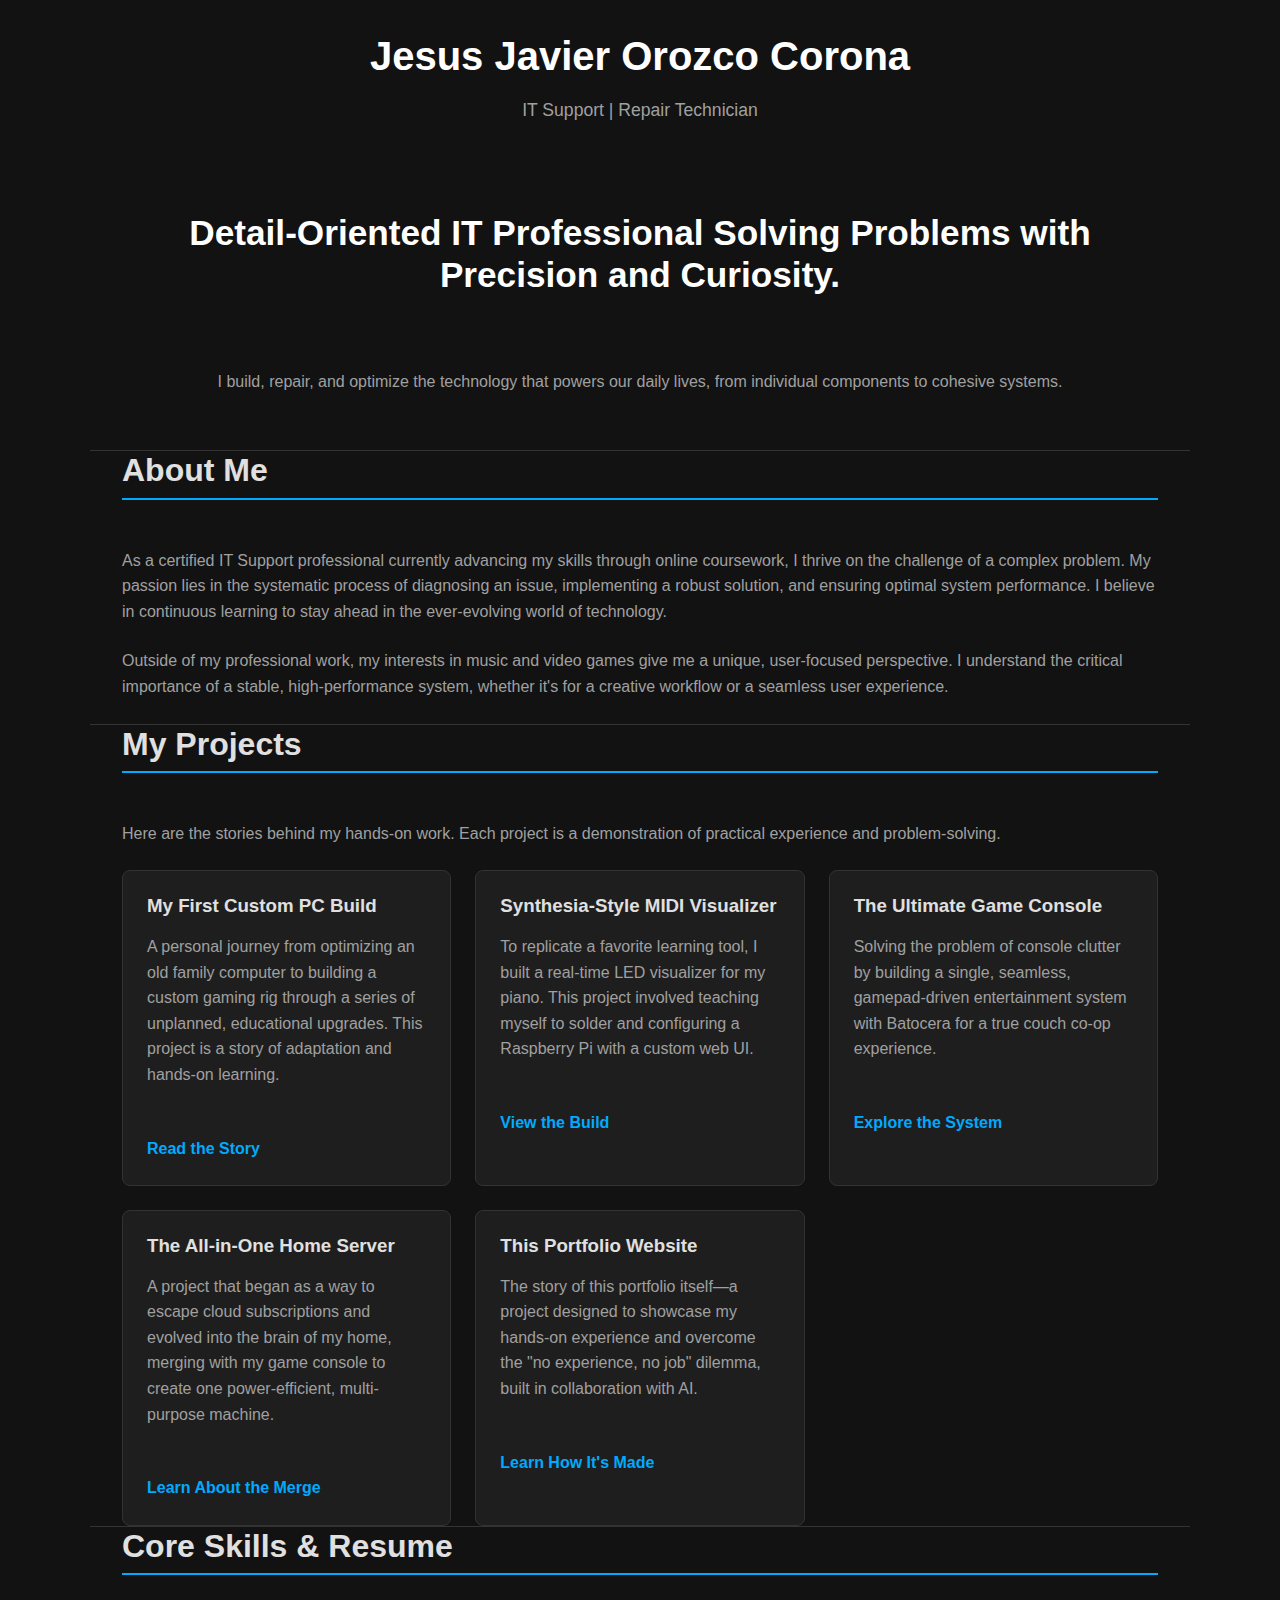
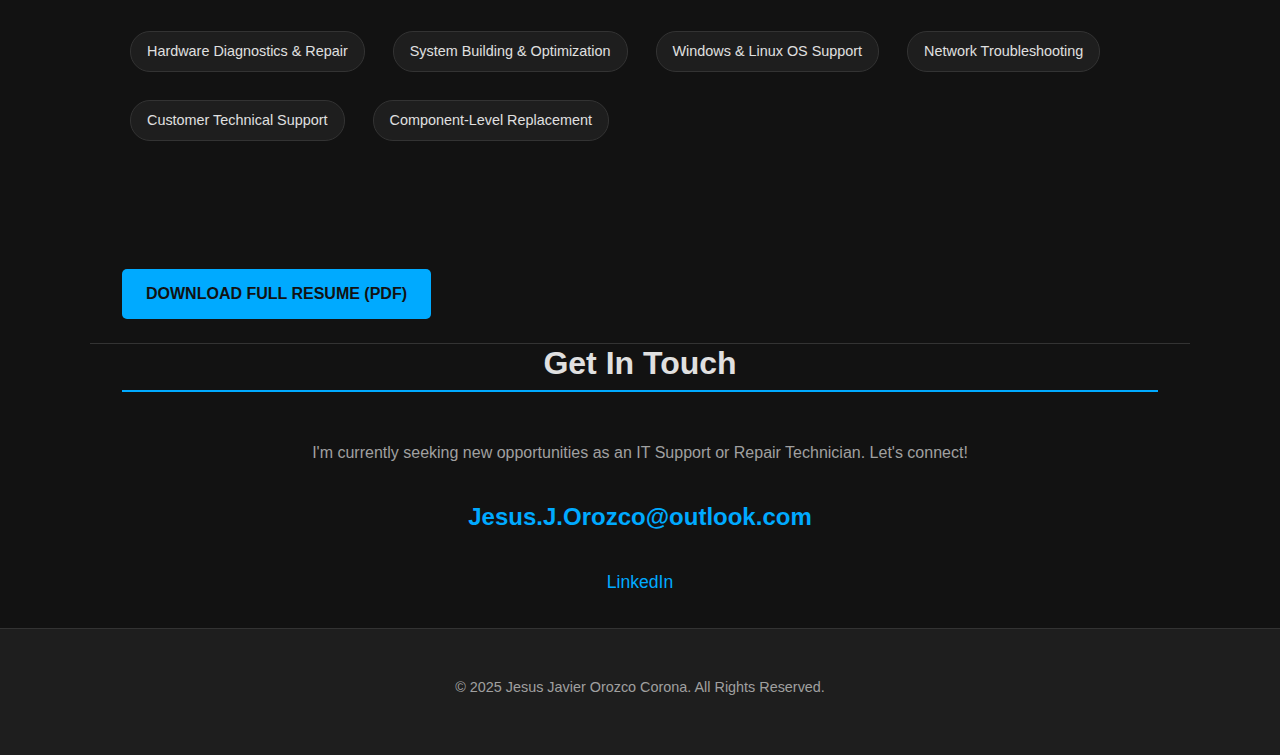
<file: index.html>
<!DOCTYPE html>
<html lang="en">
<head>
    <meta charset="UTF-8">
    <meta name="viewport" content="width=device-width, initial-scale=1.0">
    
    <title>Jesus Javier Orozco Corona - IT Support & Repair Technician</title>
    
    <meta name="description" content="The professional portfolio of Jesus Javier Orozco Corona, an IT Support Specialist with a passion for troubleshooting, system optimization, and technology.">
    
    <link rel="stylesheet" href="style.css">
</head>
<body>

    <header>
        <div class="container">
            <h1>Jesus Javier Orozco Corona</h1>
            <p class="tagline">IT Support | Repair Technician</p>
            <nav>
                <ul>
                   <!-- <li><a href="#about">About</a></li> -->
                    <!--<li><a href="#projects">Projects</a></li>-->
                    <!--<li><a href="#skills">Skills</a></li>-->
                    <!--<li><a href="#contact">Contact</a></li>-->
                </ul>
            </nav>
        </div>
    </header>

    <main>
        <section id="hero" class="container">
            <h2>Detail-Oriented IT Professional Solving Problems with Precision and Curiosity.</h2>
            <p>I build, repair, and optimize the technology that powers our daily lives, from individual components to cohesive systems.</p>
         <!--   <a href="#projects" class="cta-button">See My Work</a> -->  
        </section>

        <section id="about" class="container">
            <h2>About Me</h2>
            <p>
                As a certified IT Support professional currently advancing my skills through online coursework, I thrive on the challenge of a complex problem. My passion lies in the systematic process of diagnosing an issue, implementing a robust solution, and ensuring optimal system performance. I believe in continuous learning to stay ahead in the ever-evolving world of technology.
            </p>
            <p>
                Outside of my professional work, my interests in music and video games give me a unique, user-focused perspective. I understand the critical importance of a stable, high-performance system, whether it's for a creative workflow or a seamless user experience.
            </p>
        </section>

        <section id="projects" class="container">
            <h2>My Projects</h2>
            <p>Here are the stories behind my hands-on work. Each project is a demonstration of practical experience and problem-solving.</p>
            
            <div class="project-grid">
                <article class="project-card">
                    <h3>My First Custom PC Build</h3>
                    <p>A personal journey from optimizing an old family computer to building a custom gaming rig through a series of unplanned, educational upgrades. This project is a story of adaptation and hands-on learning.</p>
                    <a href="/MyProjects/PC_Build/project-pc-build.html">Read the Story</a>
                </article>

                <article class="project-card">
                    <h3>Synthesia-Style MIDI Visualizer</h3>
                    <p>To replicate a favorite learning tool, I built a real-time LED visualizer for my piano. This project involved teaching myself to solder and configuring a Raspberry Pi with a custom web UI.</p>
                    <a href="/MyProjects/MIDI_Visualizer/project-midi-visualizer.html">View the Build</a>
                </article>

                <article class="project-card">
                    <h3>The Ultimate Game Console</h3>
                    <p>Solving the problem of console clutter by building a single, seamless, gamepad-driven entertainment system with Batocera for a true couch co-op experience.</p>
                    <a href="/MyProjects/Game_Console/project-game-console.html">Explore the System</a>
                </article>
                
                <article class="project-card">
                    <h3>The All-in-One Home Server</h3>
                    <p>A project that began as a way to escape cloud subscriptions and evolved into the brain of my home, merging with my game console to create one power-efficient, multi-purpose machine.</p>
                    <a href="/MyProjects/Home_Server/project-home-server.html">Learn About the Merge</a>
                </article>
                
                <article class="project-card">
                    <h3>This Portfolio Website</h3>
                    <p>The story of this portfolio itself—a project designed to showcase my hands-on experience and overcome the "no experience, no job" dilemma, built in collaboration with AI.</p>
                    <a href="/MyProjects/Website_Hosting/project-website-hosting.html">Learn How It's Made</a>
                </article>
            </div>
        </section>

        <section id="skills" class="container">
            <h2>Core Skills & Resume</h2>
            <ul class="skills-list">
                <li>Hardware Diagnostics & Repair</li>
                <li>System Building & Optimization</li>
                <li>Windows & Linux OS Support</li>
                <li>Network Troubleshooting</li>
                <li>Customer Technical Support</li>
                <li>Component-Level Replacement</li>
            </ul>
                <div class="badge-gallery">
                    <div data-iframe-width="150" data-iframe-height="270" data-share-badge-id="fee7123f-4288-4b6f-a641-d0acde4ce907" data-share-badge-host="https://www.credly.com"></div><script type="text/javascript" async src="//cdn.credly.com/assets/utilities/embed.js"></script>
                    <div data-iframe-width="150" data-iframe-height="270" data-share-badge-id="0eed3e62-6768-4759-86c6-e8adda9ad429" data-share-badge-host="https://www.credly.com"></div><script type="text/javascript" async src="//cdn.credly.com/assets/utilities/embed.js"></script>
                </div>
            <a href="Resume.pdf" class="cta-button">Download Full Resume (PDF)</a>
        </section>

        <section id="contact" class="container">
            <h2>Get In Touch</h2>
            <p>I'm currently seeking new opportunities as an IT Support or Repair Technician. Let's connect!</p>
            <a href="mailto:Jesus.J.Orozco@outlook.com" class="contact-email">Jesus.J.Orozco@outlook.com</a>
            
            <div class="social-links">
                <a href="https://www.linkedin.com/in/orozco-jesus">LinkedIn</a>
            </div>
        </section>
    </main>

    <footer>
        <div class="container">
            <p>&copy; 2025 Jesus Javier Orozco Corona. All Rights Reserved.</p>
        </div>
    </footer>

</body>
</html>
</file>
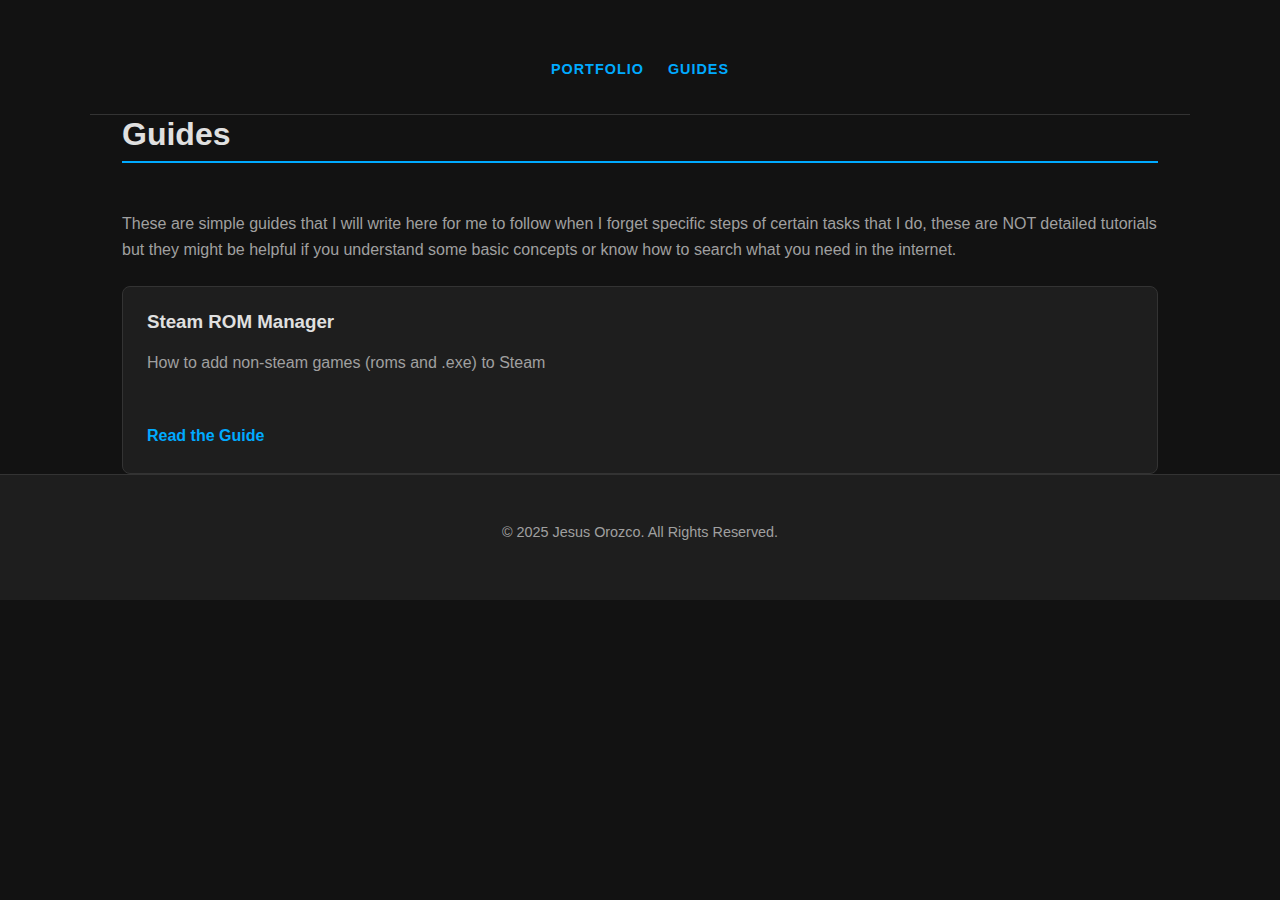
<file: guides.html>
<!DOCTYPE html>
<html lang="en">
<head>
    <meta charset="UTF-8">
    <meta name="viewport" content="width=device-width, initial-scale=1.0">
    
    <title>Guides - Jesus Orozco</title>
    
    <meta name="description" content="Guides and tutorials by Jesus Orozco on various tech topics.">
    
    <link rel="stylesheet" href="style.css">
</head>
<body>

    <header>
        <div class="container">
            <nav class="top-nav">
                <ul>
                    <li><a href="portfolio.html" class="nav-button">Portfolio</a></li>
                    <li><a href="guides.html" class="nav-button active">Guides</a></li>
                </ul>
            </nav>
        </div>
    </header>

    <main>
        <section id="guides" class="container">
            <h2>Guides</h2>
            <p>These are simple guides that I will write here for me to follow when I forget specific steps of certain tasks that I do, these are NOT detailed tutorials but they might be helpful if you understand some basic concepts or know how to search what you need in the internet.</p>
            
            <div class="project-grid">
                <article class="project-card">
                    <h3>Steam ROM Manager</h3>
                    <p>How to add non-steam games (roms and .exe) to Steam</p>
                    <a href="guides/steam-rom-manager.html">Read the Guide</a>
                </article>
            </div>
        </section>
    </main>

    <footer>
        <div class="container">
            <p>&copy; 2025 Jesus Orozco. All Rights Reserved.</p>
        </div>
    </footer>

</body>
</html>
</file>
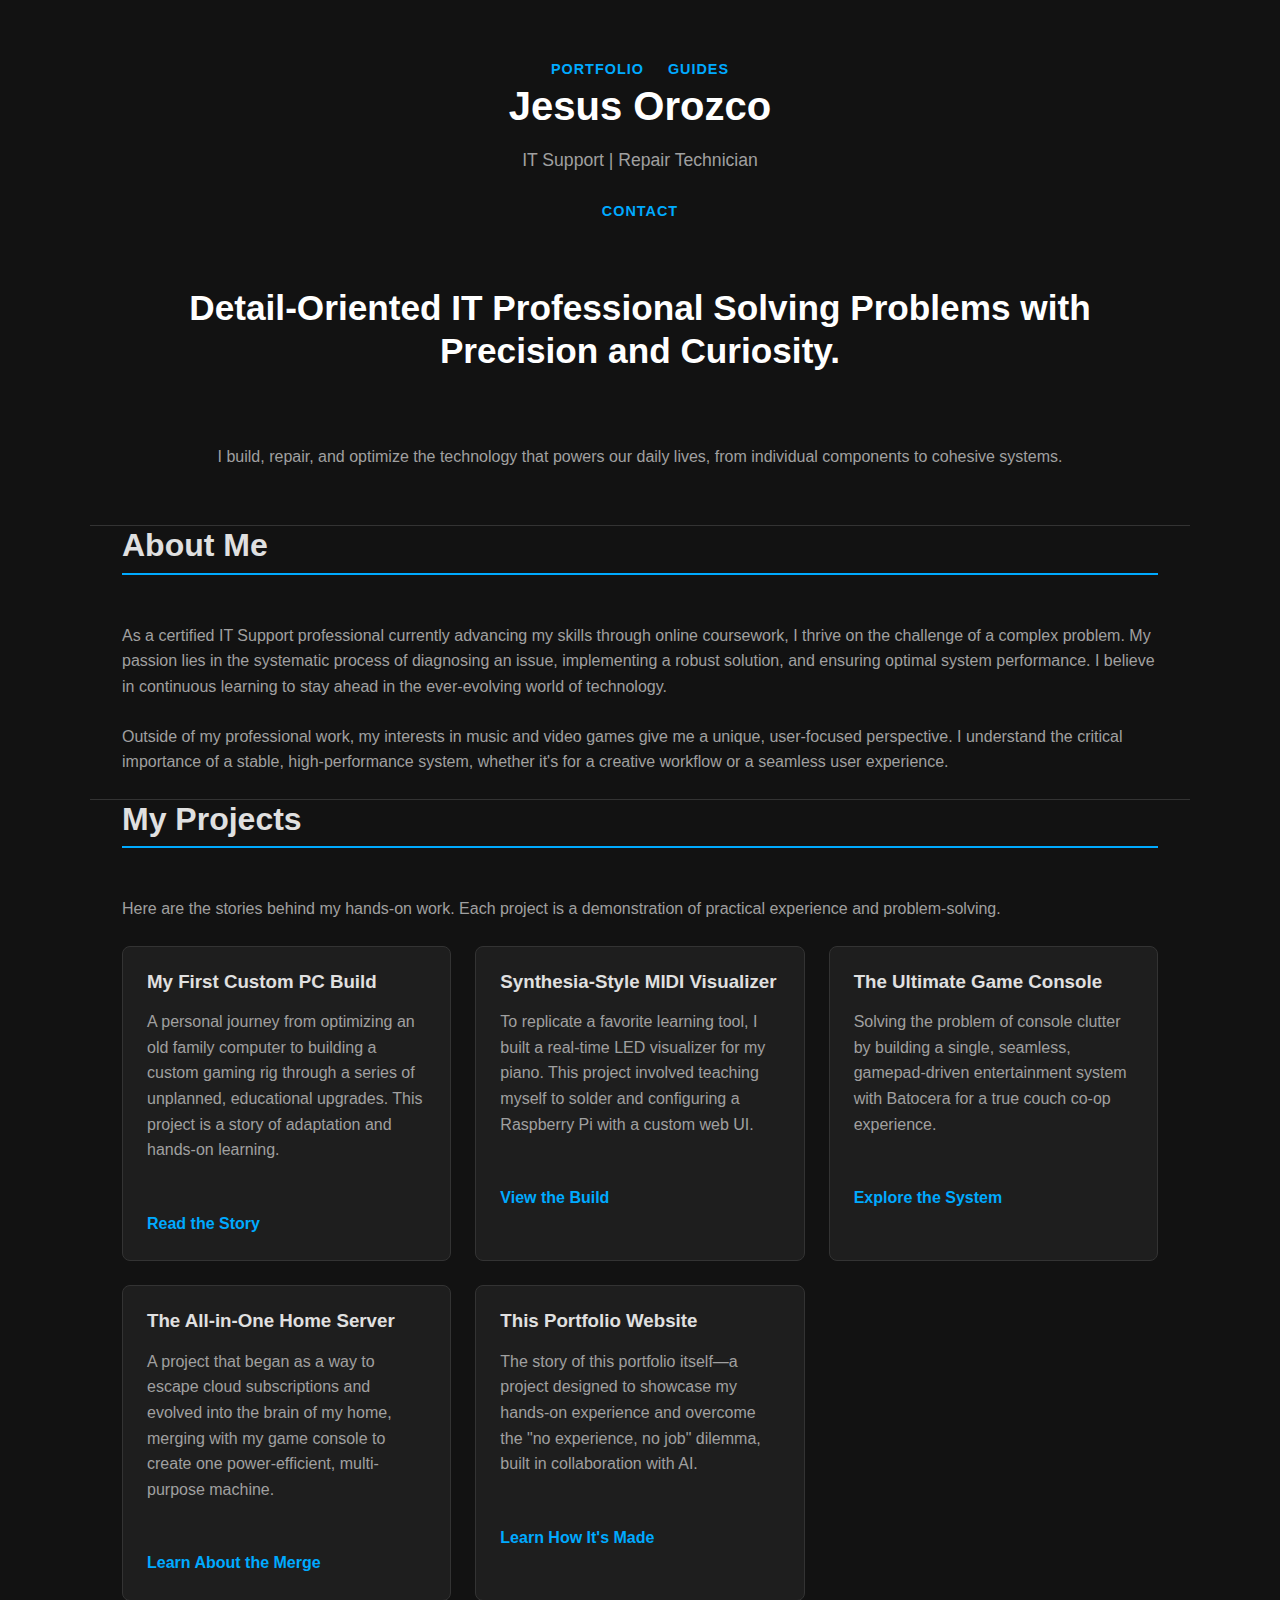
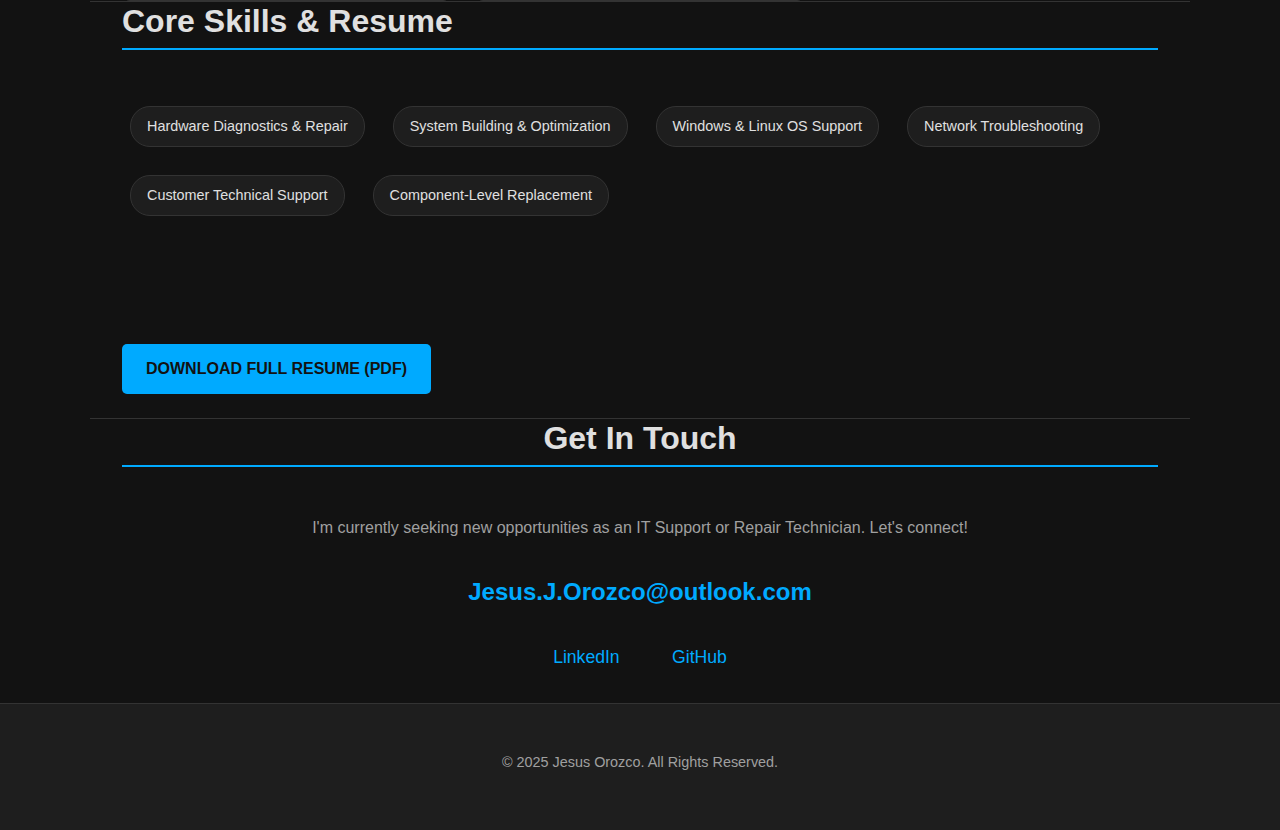
<file: portfolio.html>
<!DOCTYPE html>
<html lang="en">
<head>
    <meta charset="UTF-8">
    <meta name="viewport" content="width=device-width, initial-scale=1.0">
    
    <title>Jesus Orozco - Portfolio</title>
    
    <meta name="description" content="The professional portfolio of Jesus Orozco, an IT Support Specialist with a passion for troubleshooting, system optimization, and technology.">
    <link rel="canonical" href="/portfolio.html">
    
    <script type="application/ld+json">
    {
      "@context": "https://schema.org",
      "@type": "Person",
      "name": "Jesus Orozco",
      "jobTitle": "IT Support Specialist",
      "url": "https://orozco.pw",
      "description": "IT Support Specialist with hands-on experience in hardware repair, system optimization, and technical troubleshooting."
    }
    </script>
    
    <link rel="stylesheet" href="style.css">
</head>
<body>

    <header>
        <div class="container">
            <nav class="top-nav">
                <ul>
                    <li><a href="portfolio.html" class="nav-button active">Portfolio</a></li>
                    <li><a href="guides.html" class="nav-button">Guides</a></li>
                </ul>
            </nav>
            <h1>Jesus Orozco</h1>
            <p class="tagline">IT Support | Repair Technician</p>
            <nav>
                <ul>
                    <li><a href="#contact">Contact</a></li>
                </ul>
            </nav>
        </div>
    </header>

    <main>
        <section id="hero" class="container">
            <h2>Detail-Oriented IT Professional Solving Problems with Precision and Curiosity.</h2>
            <p>I build, repair, and optimize the technology that powers our daily lives, from individual components to cohesive systems.</p>
            <!--<a href="#projects" class="cta-button">See My Work</a>-->  
        </section>

        <section id="about" class="container">
            <h2>About Me</h2>
            <p>
                As a certified IT Support professional currently advancing my skills through online coursework, I thrive on the challenge of a complex problem. My passion lies in the systematic process of diagnosing an issue, implementing a robust solution, and ensuring optimal system performance. I believe in continuous learning to stay ahead in the ever-evolving world of technology.
            </p>
            <p>
                Outside of my professional work, my interests in music and video games give me a unique, user-focused perspective. I understand the critical importance of a stable, high-performance system, whether it's for a creative workflow or a seamless user experience.
            </p>
        </section>

        <section id="projects" class="container">
            <h2>My Projects</h2>
            <p>Here are the stories behind my hands-on work. Each project is a demonstration of practical experience and problem-solving.</p>
            
            <div class="project-grid">
                <article class="project-card">
                    <h3>My First Custom PC Build</h3>
                    <p>A personal journey from optimizing an old family computer to building a custom gaming rig through a series of unplanned, educational upgrades. This project is a story of adaptation and hands-on learning.</p>
                    <a href="projects/pc-build.html">Read the Story</a>
                </article>

                <article class="project-card">
                    <h3>Synthesia-Style MIDI Visualizer</h3>
                    <p>To replicate a favorite learning tool, I built a real-time LED visualizer for my piano. This project involved teaching myself to solder and configuring a Raspberry Pi with a custom web UI.</p>
                    <a href="projects/midi-visualizer.html">View the Build</a>
                </article>

                <article class="project-card">
                    <h3>The Ultimate Game Console</h3>
                    <p>Solving the problem of console clutter by building a single, seamless, gamepad-driven entertainment system with Batocera for a true couch co-op experience.</p>
                    <a href="projects/game-console.html">Explore the System</a>
                </article>
                
                <article class="project-card">
                    <h3>The All-in-One Home Server</h3>
                    <p>A project that began as a way to escape cloud subscriptions and evolved into the brain of my home, merging with my game console to create one power-efficient, multi-purpose machine.</p>
                    <a href="projects/home-server.html">Learn About the Merge</a>
                </article>
                
                <article class="project-card">
                    <h3>This Portfolio Website</h3>
                    <p>The story of this portfolio itself—a project designed to showcase my hands-on experience and overcome the "no experience, no job" dilemma, built in collaboration with AI.</p>
                    <a href="projects/website-hosting.html">Learn How It's Made</a>
                </article>
            </div>
        </section>

        <section id="skills" class="container">
            <h2>Core Skills & Resume</h2>
            <ul class="skills-list">
                <li>Hardware Diagnostics & Repair</li>
                <li>System Building & Optimization</li>
                <li>Windows & Linux OS Support</li>
                <li>Network Troubleshooting</li>
                <li>Customer Technical Support</li>
                <li>Component-Level Replacement</li>
            </ul>
                <div class="badge-gallery">
                    <div data-iframe-width="150" data-iframe-height="270" data-share-badge-id="fee7123f-4288-4b6f-a641-d0acde4ce907" data-share-badge-host="https://www.credly.com"></div><script type="text/javascript" async src="https://cdn.credly.com/assets/utilities/embed.js"></script>
                    <div data-iframe-width="150" data-iframe-height="270" data-share-badge-id="0eed3e62-6768-4759-86c6-e8adda9ad429" data-share-badge-host="https://www.credly.com"></div><script type="text/javascript" async src="https://cdn.credly.com/assets/utilities/embed.js"></script>
                </div>
            <a href="Resume.pdf" class="cta-button">Download Full Resume (PDF)</a>
        </section>

        <section id="contact" class="container">
            <h2>Get In Touch</h2>
            <p>I'm currently seeking new opportunities as an IT Support or Repair Technician. Let's connect!</p>
            <a href="mailto:Jesus.J.Orozco@outlook.com" class="contact-email">Jesus.J.Orozco@outlook.com</a>
            
            <div class="social-links">
                <a href="https://www.linkedin.com/in/orozco-jesus">LinkedIn</a>
                <a href="https://github.com/xGZeusx">GitHub</a>
            </div>
        </section>
    </main>

    <footer>
        <div class="container">
            <p>&copy; 2025 Jesus Orozco. All Rights Reserved.</p>
        </div>
    </footer>

</body>
</html>
</file>
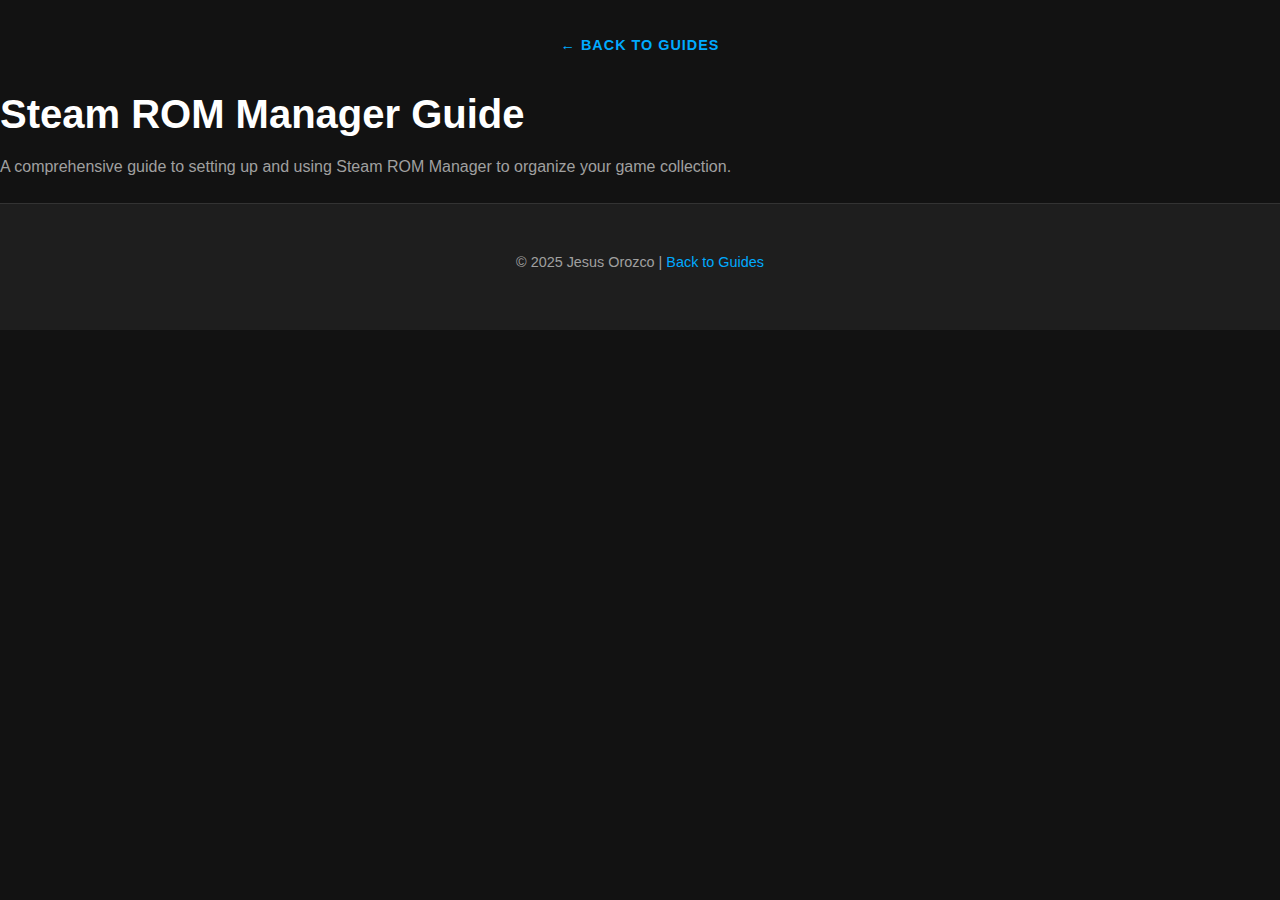
<file: guides/steam-rom-manager.html>
<!DOCTYPE html>
<html lang="en">
<head>
    <meta charset="UTF-8">
    <meta name="viewport" content="width=device-width, initial-scale=1.0">
    <title>Guide: Steam ROM Manager</title>
    
    <script type="application/ld+json">
    {
      "@context": "https://schema.org",
      "@type": "Guide",
      "name": "Steam ROM Manager Guide",
      "description": "A guide to setting up and using Steam ROM Manager to organize your game collection.",
      "author": {
        "@type": "Person",
        "name": "Jesus Orozco"
      },
      "datePublished": "2025-01-01"
    }
    </script>
    
    <link rel="stylesheet" href="../style.css">
</head>
<body>

    <header class="project-header">
        <div class="project-container">
            <nav>
                <a href="../guides.html" class="back-link">&larr; Back to Guides</a>
            </nav>
        </div>
    </header>

    <main>
        <article class="project-container">
            <h1>Steam ROM Manager Guide</h1>
            <p class="subtitle">A comprehensive guide to setting up and using Steam ROM Manager to organize your game collection.</p>
            
            <!-- Add your guide content here -->

        </article>
    </main>

    <footer class="project-footer">
        <div class="project-container">
             <p>&copy; 2025 Jesus Orozco | <a href="../guides.html" class="back-link">Back to Guides</a></p>
        </div>
    </footer>

</body>
</html>
</file>
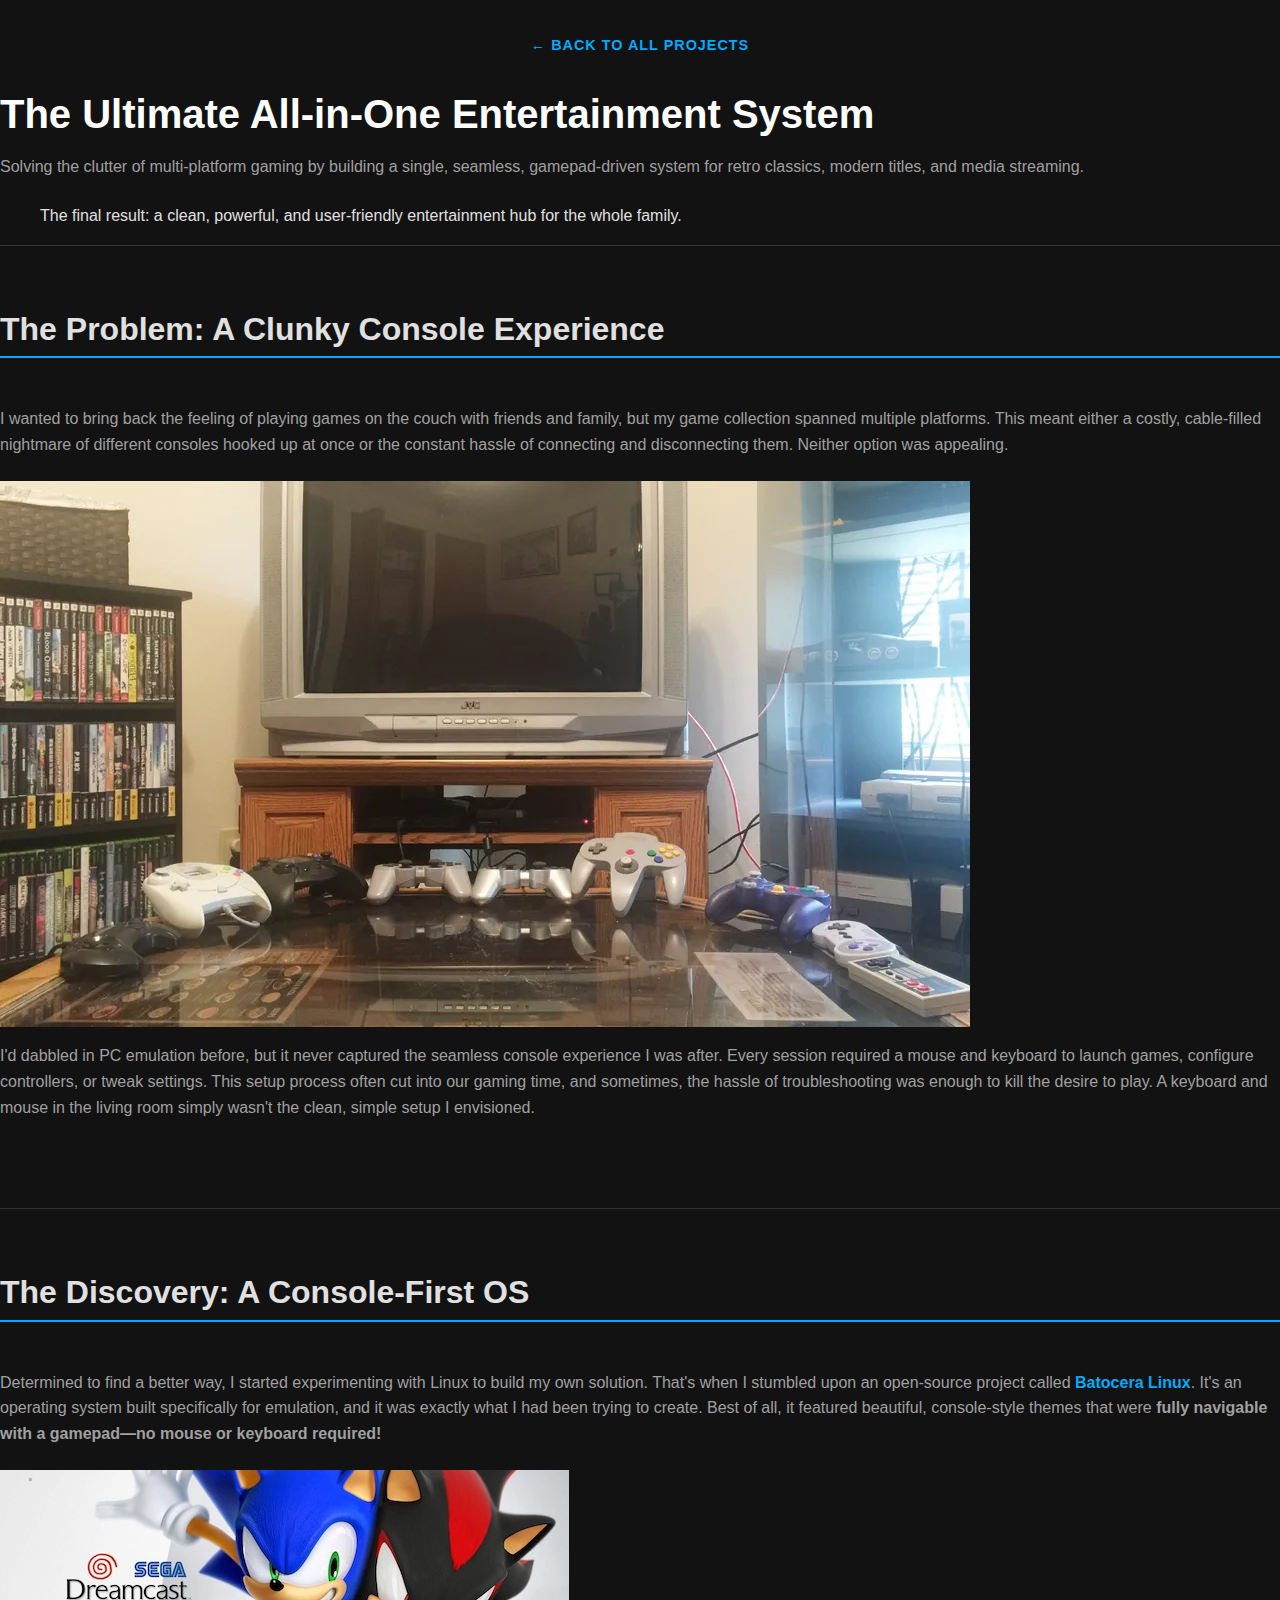
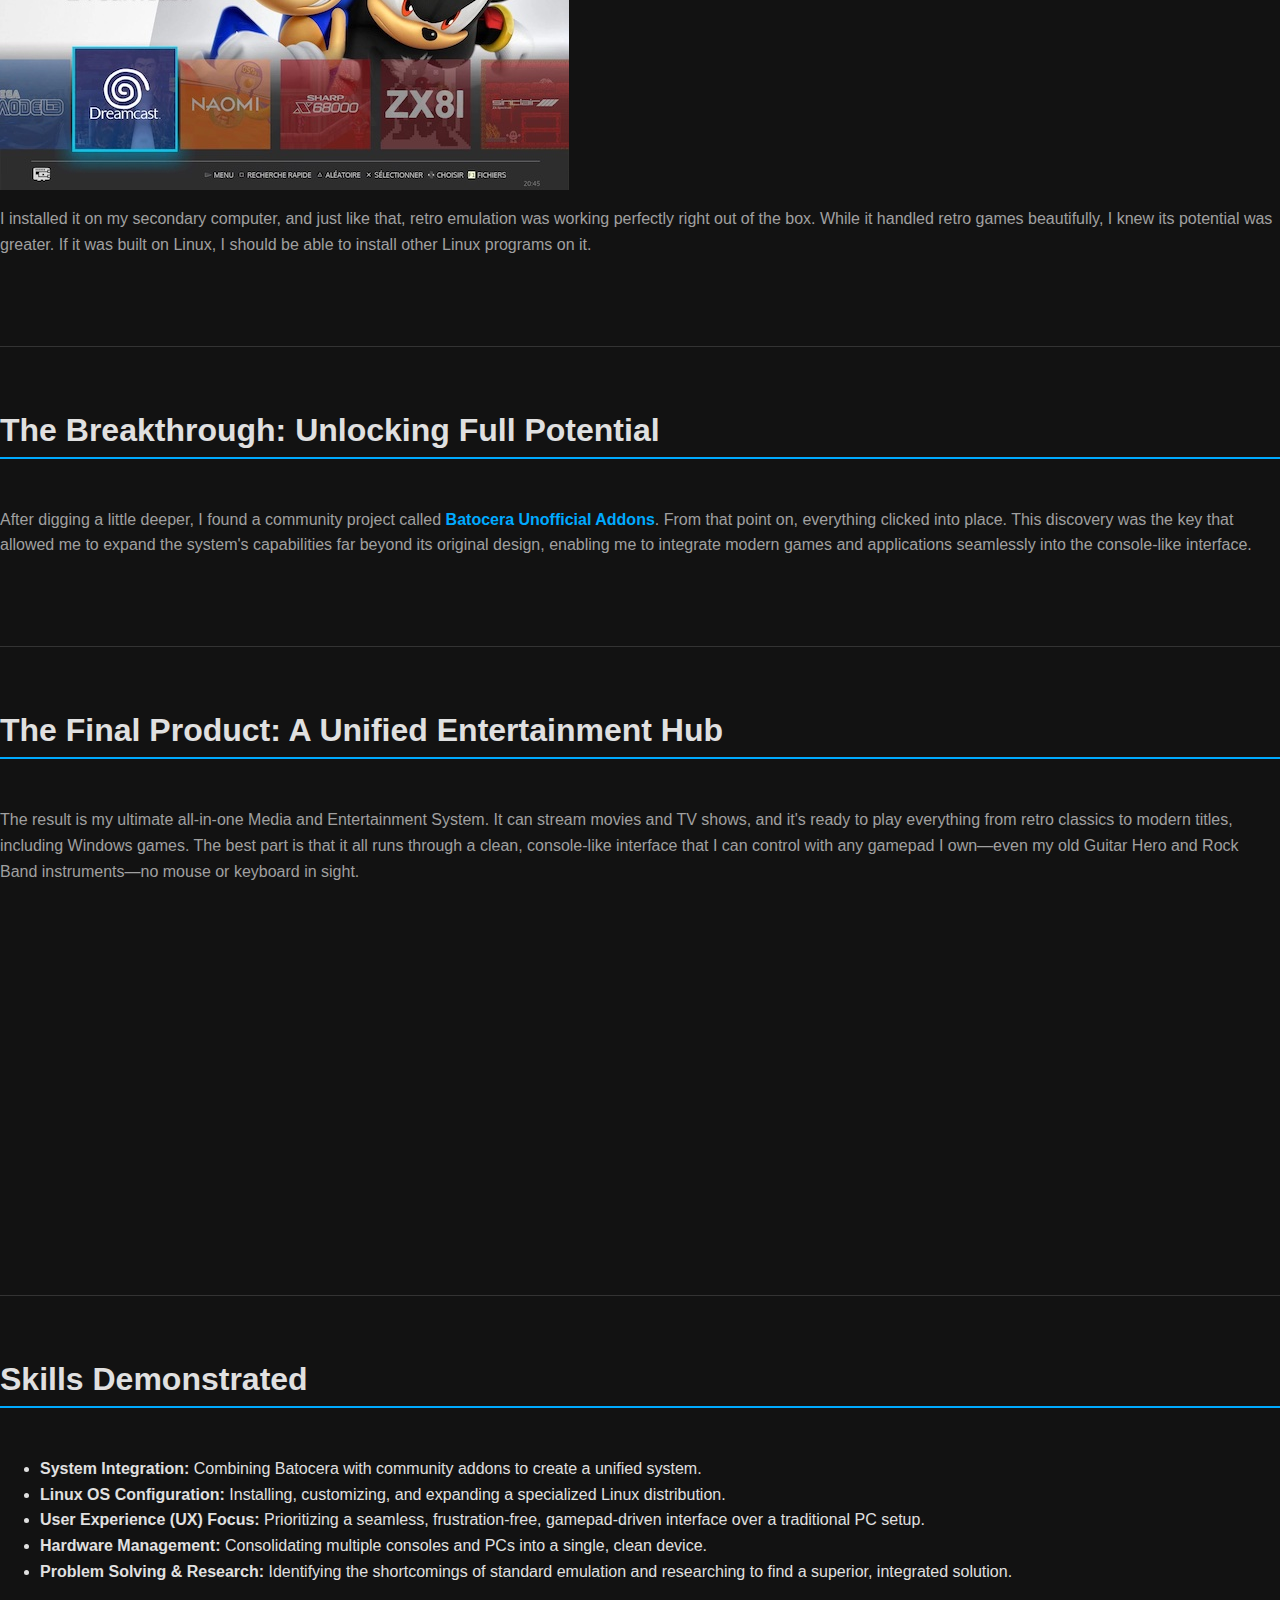
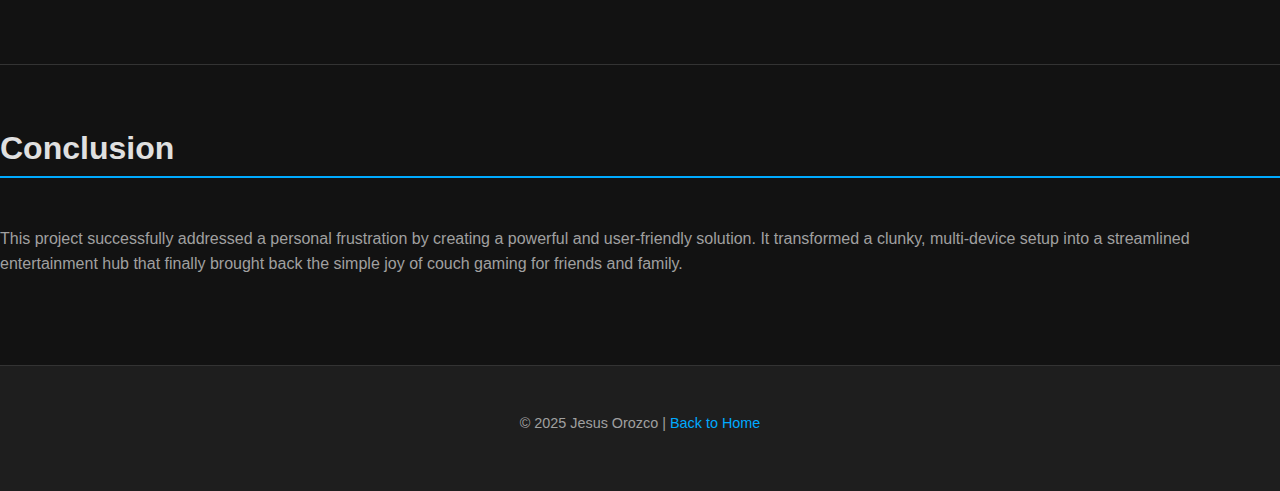
<file: projects/game-console.html>
<!DOCTYPE html>
<html lang="en">
<head>
    <meta charset="UTF-8">
    <meta name="viewport" content="width=device-width, initial-scale=1.0">
    <meta name="description" content="Building a unified entertainment system using Batocera Linux, combining retro emulation, modern games, and media streaming into a seamless, gamepad-driven console experience.">
    <meta name="keywords" content="Batocera, emulation, game console, Linux, DIY entertainment, system integration">
    <meta property="og:title" content="The Ultimate All-in-One Entertainment System">
    <meta property="og:description" content="Solving multi-platform gaming clutter with a single, seamless, gamepad-driven system for retro classics, modern titles, and media streaming.">
    <meta property="og:type" content="article">
    <link rel="canonical" href="/projects/game-console.html">
    <title>Project: The Ultimate All-in-One Game Console</title>
    
    <script type="application/ld+json">
    {
      "@context": "https://schema.org",
      "@type": "CreativeWork",
      "name": "The Ultimate All-in-One Entertainment System",
      "description": "Building a unified entertainment system using Batocera Linux, combining retro emulation, modern games, and media streaming.",
      "author": {
        "@type": "Person",
        "name": "Jesus Orozco"
      },
      "datePublished": "2025-01-01"
    }
    </script>
    
    <link rel="stylesheet" href="../style.css">
</head>
<body>

    <header class="project-header">
        <div class="project-container">
            <nav>
                <a href="../portfolio.html" class="back-link">&larr; Back to All Projects</a>
            </nav>
        </div>
    </header>

    <main>
        <article class="project-container">
            <h1>The Ultimate All-in-One Entertainment System</h1>
            <p class="subtitle">Solving the clutter of multi-platform gaming by building a single, seamless, gamepad-driven system for retro classics, modern titles, and media streaming.</p>
            
            <figure class="project-banner-image">
                 
                <figcaption>The final result: a clean, powerful, and user-friendly entertainment hub for the whole family.</figcaption>
            </figure>

            <section>
                <h2>The Problem: A Clunky Console Experience</h2>
                <p>I wanted to bring back the feeling of playing games on the couch with friends and family, but my game collection spanned multiple platforms. This meant either a costly, cable-filled nightmare of different consoles hooked up at once or the constant hassle of connecting and disconnecting them. Neither option was appealing.</p>
                <a href="https://www.gamesradar.com/how-i-hooked-up-nine-classic-consoles-to-my-tv-and-you-can-too/">
                    <img src="../assets/projects/multiple_consoles.webp" alt="A cluttered TV setup with multiple consoles connected" class="project-image">
                </a>
                <p>I'd dabbled in PC emulation before, but it never captured the seamless console experience I was after. Every session required a mouse and keyboard to launch games, configure controllers, or tweak settings. This setup process often cut into our gaming time, and sometimes, the hassle of troubleshooting was enough to kill the desire to play. A keyboard and mouse in the living room simply wasn't the clean, simple setup I envisioned.</p>
            </section>

            <section>
                <h2>The Discovery: A Console-First OS</h2>
                <p>Determined to find a better way, I started experimenting with Linux to build my own solution. That's when I stumbled upon an open-source project called <a href="https://batocera.org/"><strong>Batocera Linux</strong></a>. It's an operating system built specifically for emulation, and it was exactly what I had been trying to create. Best of all, it featured beautiful, console-style themes that were <strong>fully navigable with a gamepad—no mouse or keyboard required!</strong></p>
                <img src="../assets/projects/batocera_interface.jpg" alt="Batocera Linux interface showcasing console-style themes" class="project-image">
                <p>I installed it on my secondary computer, and just like that, retro emulation was working perfectly right out of the box. While it handled retro games beautifully, I knew its potential was greater. If it was built on Linux, I should be able to install other Linux programs on it.</p>
            </section>
            
            <section>
                <h2>The Breakthrough: Unlocking Full Potential</h2>
                <p>After digging a little deeper, I found a community project called <a href="https://github.com/DRLEdition19/batocera-unofficial-addons.add"><strong>Batocera Unofficial Addons</strong></a>. From that point on, everything clicked into place. This discovery was the key that allowed me to expand the system's capabilities far beyond its original design, enabling me to integrate modern games and applications seamlessly into the console-like interface.</p>
            </section>

            <section>
                <h2>The Final Product: A Unified Entertainment Hub</h2>
                <p>The result is my ultimate all-in-one Media and Entertainment System. It can stream movies and TV shows, and it's ready to play everything from retro classics to modern titles, including Windows games. The best part is that it all runs through a clean, console-like interface that I can control with any gamepad I own—even my old Guitar Hero and Rock Band instruments—no mouse or keyboard in sight.</p>
                <iframe width="560" height="315" src="https://www.youtube.com/embed/ASCOk99WtcQ?si=bCJz2d76McbTEJzN" title="YouTube video player" frameborder="0" allow="accelerometer; autoplay; clipboard-write; encrypted-media; gyroscope; picture-in-picture; web-share" referrerpolicy="strict-origin-when-cross-origin" allowfullscreen></iframe>
                
            </section>

            <section>
                <h2>Skills Demonstrated</h2>
                <ul>
                    <li><strong>System Integration:</strong> Combining Batocera with community addons to create a unified system.</li>
                    <li><strong>Linux OS Configuration:</strong> Installing, customizing, and expanding a specialized Linux distribution.</li>
                    <li><strong>User Experience (UX) Focus:</strong> Prioritizing a seamless, frustration-free, gamepad-driven interface over a traditional PC setup.</li>
                    <li><strong>Hardware Management:</strong> Consolidating multiple consoles and PCs into a single, clean device.</li>
                    <li><strong>Problem Solving & Research:</strong> Identifying the shortcomings of standard emulation and researching to find a superior, integrated solution.</li>
                </ul>
            </section>

            <section>
                <h2>Conclusion</h2>
                <p>This project successfully addressed a personal frustration by creating a powerful and user-friendly solution. It transformed a clunky, multi-device setup into a streamlined entertainment hub that finally brought back the simple joy of couch gaming for friends and family.</p>
            </section>

        </article>
    </main>

    <footer class="project-footer">
        <div class="project-container">
             <p>&copy; 2025 Jesus Orozco | <a href="../portfolio.html" class="back-link">Back to Home</a></p>
        </div>
    </footer>

</body>
</html>
</file>
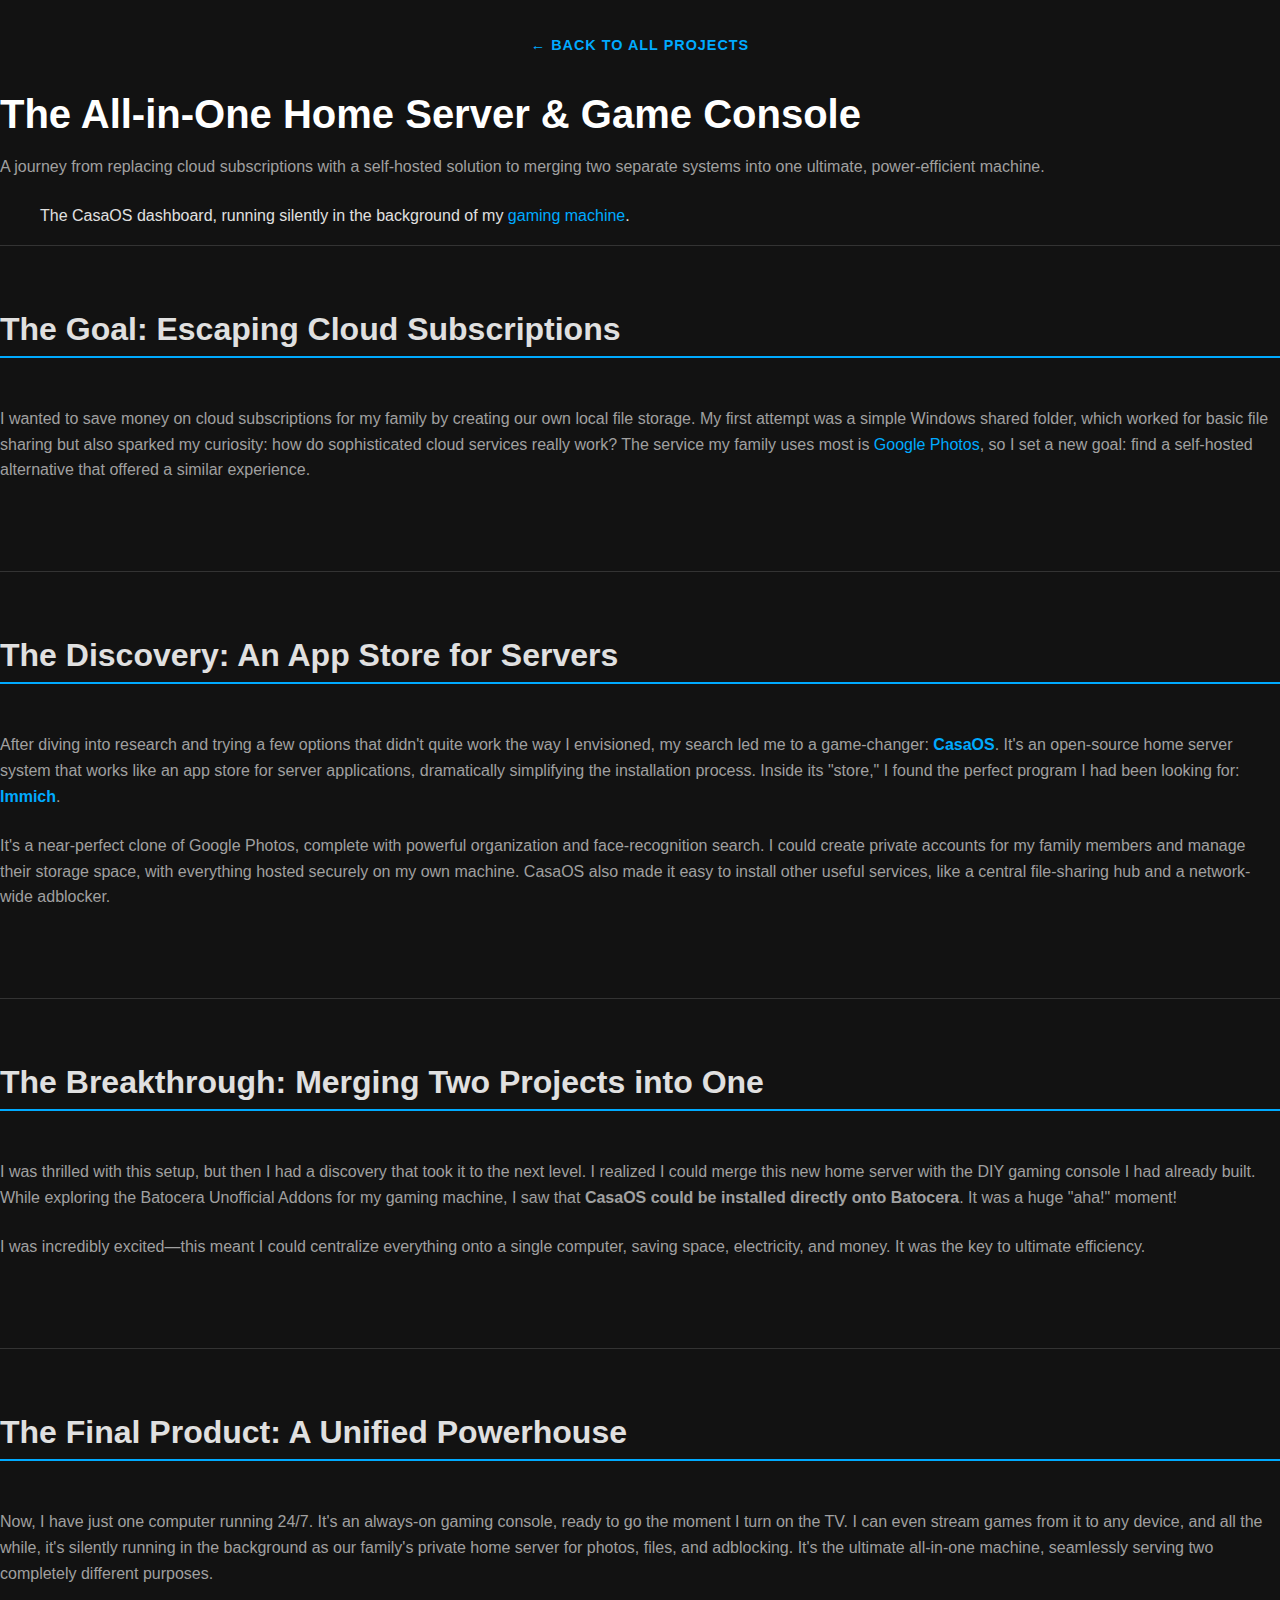
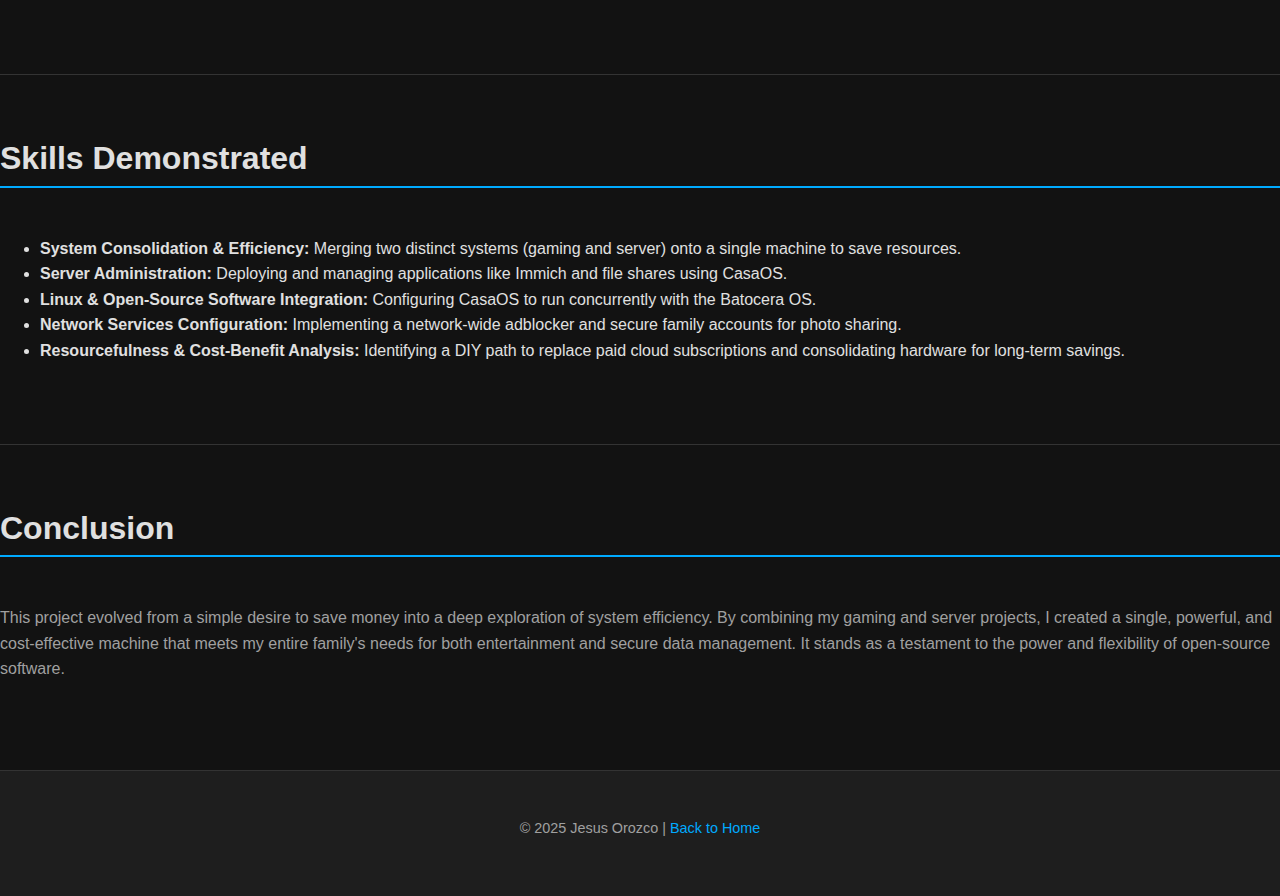
<file: projects/home-server.html>
<!DOCTYPE html>
<html lang="en">
<head>
    <meta charset="UTF-8">
    <meta name="viewport" content="width=device-width, initial-scale=1.0">
    <meta name="description" content="Merging a home server running CasaOS with a gaming console for a unified, power-efficient machine that serves as both entertainment hub and private file storage solution.">
    <meta name="keywords" content="home server, CasaOS, Batocera, Linux, system consolidation, self-hosted, Immich">
    <meta property="og:title" content="The All-in-One Home Server & Game Console">
    <meta property="og:description" content="From cloud subscriptions to self-hosted solutions: merging two separate systems into one ultimate, power-efficient machine.">
    <meta property="og:type" content="article">
    <link rel="canonical" href="/projects/home-server.html">
    <title>Project: The All-in-One Home Server & Game Console</title>
    
    <script type="application/ld+json">
    {
      "@context": "https://schema.org",
      "@type": "CreativeWork",
      "name": "The All-in-One Home Server & Game Console",
      "description": "Merging a home server running CasaOS with a gaming console for a unified, power-efficient machine.",
      "author": {
        "@type": "Person",
        "name": "Jesus Orozco"
      },
      "datePublished": "2025-01-01"
    }
    </script>
    
    <link rel="stylesheet" href="../style.css">
</head>
<body>

    <header class="project-header">
        <div class="project-container">
            <nav>
                <a href="../portfolio.html" class="back-link">&larr; Back to All Projects</a>
            </nav>
        </div>
    </header>

    <main>
        <article class="project-container">
            <h1>The All-in-One Home Server & Game Console</h1>
            <p class="subtitle">A journey from replacing cloud subscriptions with a self-hosted solution to merging two separate systems into one ultimate, power-efficient machine.</p>
            
            <figure class="project-banner-image">
                 
                <figcaption>The CasaOS dashboard, running silently in the background of my <a href="game-console.html">gaming machine</a>.</figcaption>
            </figure>

            <section>
                <h2>The Goal: Escaping Cloud Subscriptions</h2>
                <p>I wanted to save money on cloud subscriptions for my family by creating our own local file storage. My first attempt was a simple Windows shared folder, which worked for basic file sharing but also sparked my curiosity: how do sophisticated cloud services really work? The service my family uses most is <a href="https://www.google.com/intl/en/photos/about/">Google Photos</a>, so I set a new goal: find a self-hosted alternative that offered a similar experience.</p>
            </section>

            <section>
                <h2>The Discovery: An App Store for Servers</h2>
                <p>After diving into research and trying a few options that didn't quite work the way I envisioned, my search led me to a game-changer: <a href="https://casaos.zimaspace.com/"><strong>CasaOS</strong></a>. It's an open-source home server system that works like an app store for server applications, dramatically simplifying the installation process. Inside its "store," I found the perfect program I had been looking for: <a href="https://immich.app/"><strong>Immich</strong></a>.</p>
                <p>It's a near-perfect clone of Google Photos, complete with powerful organization and face-recognition search. I could create private accounts for my family members and manage their storage space, with everything hosted securely on my own machine. CasaOS also made it easy to install other useful services, like a central file-sharing hub and a network-wide adblocker.</p>
            </section>
            
            <section>
                <h2>The Breakthrough: Merging Two Projects into One</h2>
                <p>I was thrilled with this setup, but then I had a discovery that took it to the next level. I realized I could merge this new home server with the DIY gaming console I had already built. While exploring the Batocera Unofficial Addons for my gaming machine, I saw that <strong>CasaOS could be installed directly onto Batocera</strong>. It was a huge "aha!" moment!</p>
                <p>I was incredibly excited—this meant I could centralize everything onto a single computer, saving space, electricity, and money. It was the key to ultimate efficiency.</p>
            </section>

            <section>
                <h2>The Final Product: A Unified Powerhouse</h2>
                <p>Now, I have just one computer running 24/7. It's an always-on gaming console, ready to go the moment I turn on the TV. I can even stream games from it to any device, and all the while, it's silently running in the background as our family's private home server for photos, files, and adblocking. It's the ultimate all-in-one machine, seamlessly serving two completely different purposes.</p>
                
            </section>

            <section>
                <h2>Skills Demonstrated</h2>
                <ul>
                    <li><strong>System Consolidation & Efficiency:</strong> Merging two distinct systems (gaming and server) onto a single machine to save resources.</li>
                    <li><strong>Server Administration:</strong> Deploying and managing applications like Immich and file shares using CasaOS.</li>
                    <li><strong>Linux & Open-Source Software Integration:</strong> Configuring CasaOS to run concurrently with the Batocera OS.</li>
                    <li><strong>Network Services Configuration:</strong> Implementing a network-wide adblocker and secure family accounts for photo sharing.</li>
                    <li><strong>Resourcefulness & Cost-Benefit Analysis:</strong> Identifying a DIY path to replace paid cloud subscriptions and consolidating hardware for long-term savings.</li>
                </ul>
            </section>

            <section>
                <h2>Conclusion</h2>
                <p>This project evolved from a simple desire to save money into a deep exploration of system efficiency. By combining my gaming and server projects, I created a single, powerful, and cost-effective machine that meets my entire family's needs for both entertainment and secure data management. It stands as a testament to the power and flexibility of open-source software.</p>
            </section>

        </article>
    </main>

    <footer class="project-footer">
        <div class="project-container">
             <p>&copy; 2025 Jesus Orozco | <a href="../portfolio.html" class="back-link">Back to Home</a></p>
        </div>
    </footer>

</body>
</html>
</file>
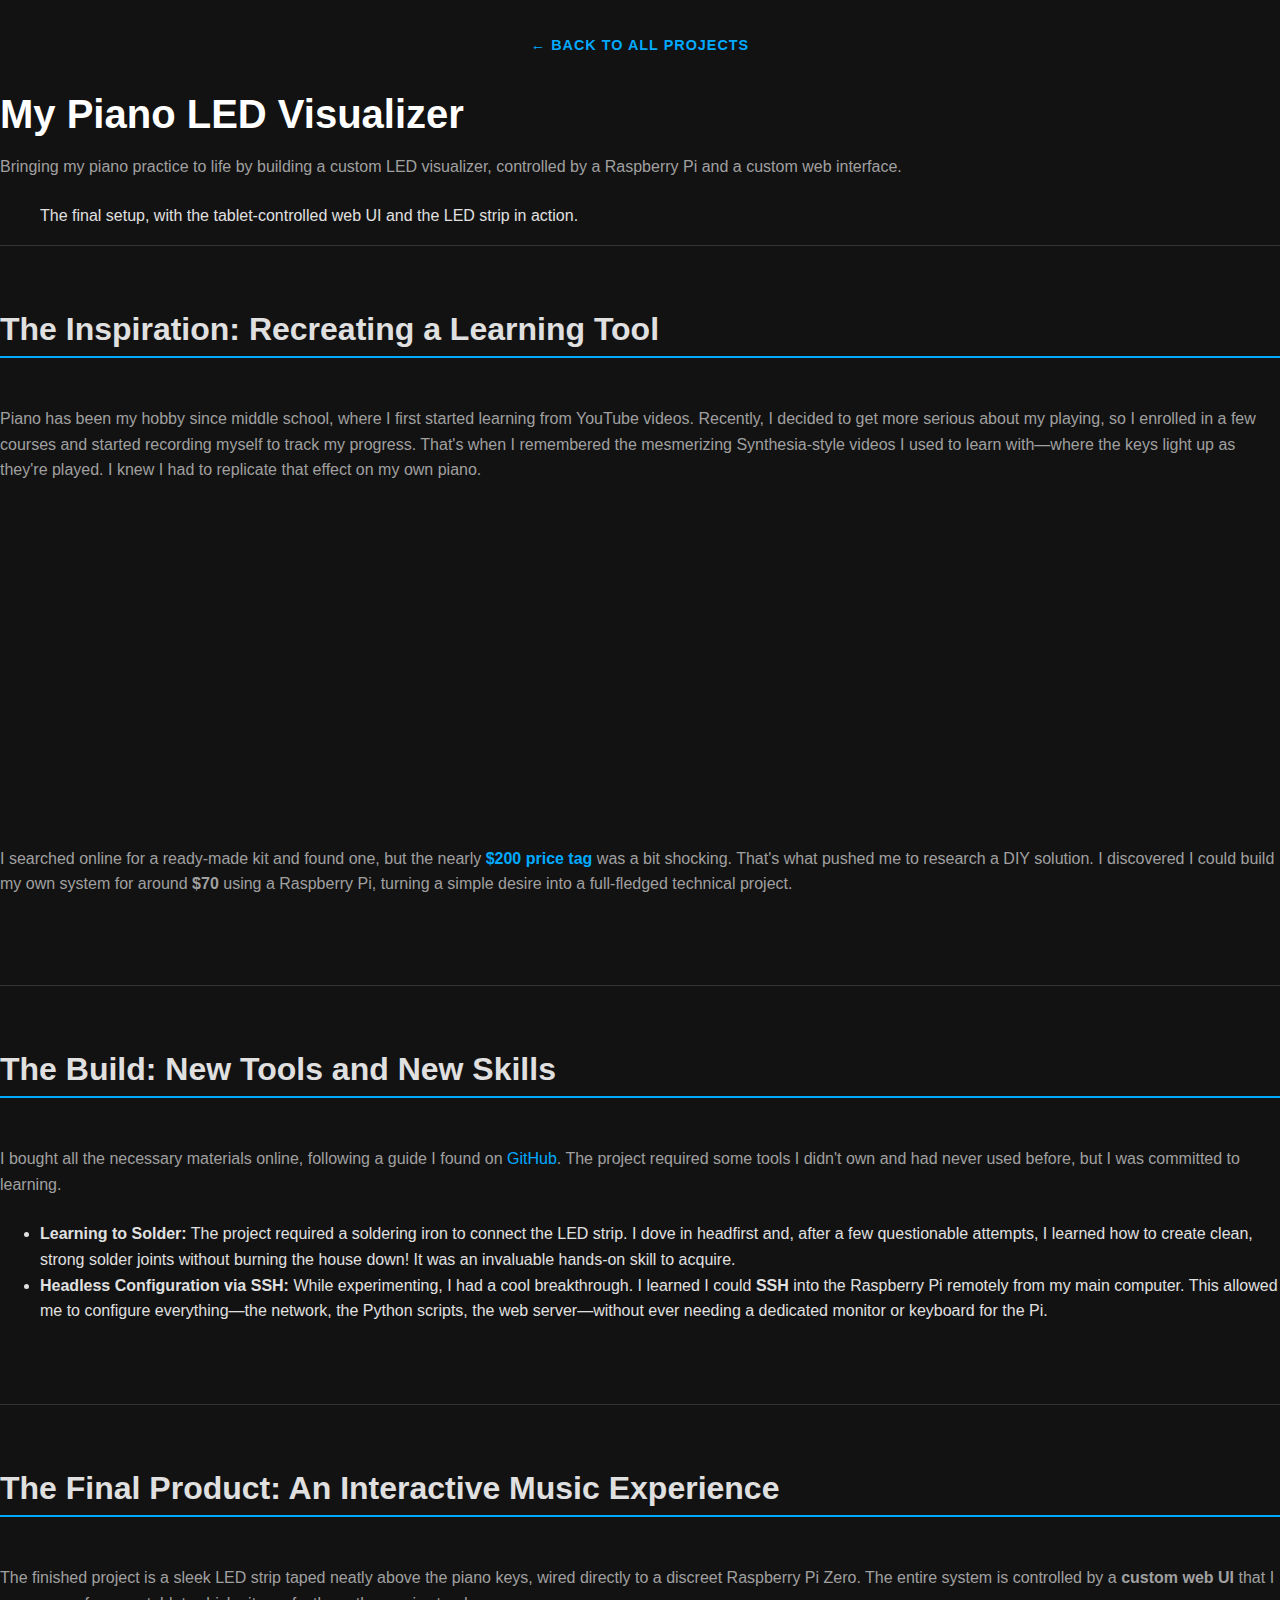
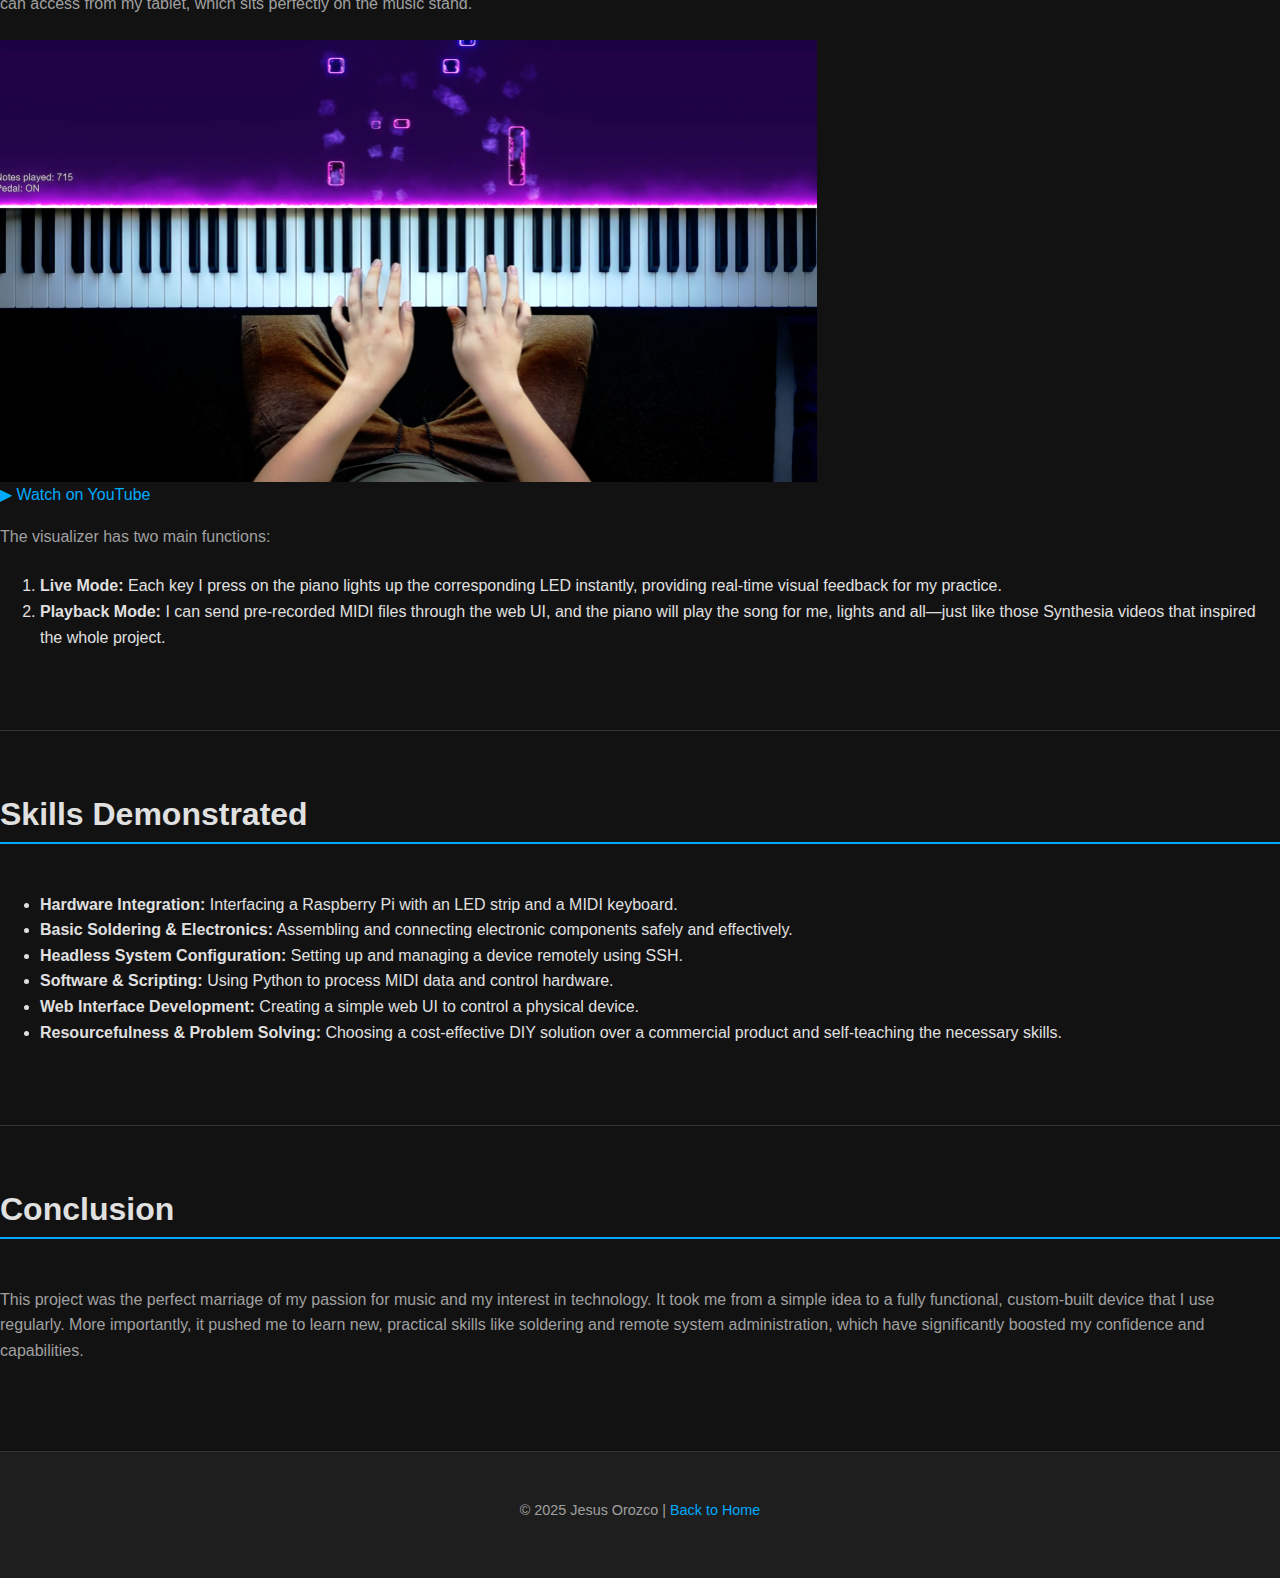
<file: projects/midi-visualizer.html>
<!DOCTYPE html>
<html lang="en">
<head>
    <meta charset="UTF-8">
    <meta name="viewport" content="width=device-width, initial-scale=1.0">
    <meta name="description" content="Building a custom LED visualizer for piano using Raspberry Pi, soldering, MIDI integration, and a web UI. A hands-on project combining hardware and software skills.">
    <meta name="keywords" content="Raspberry Pi, LED visualizer, piano, MIDI, Python, web development, electronics, soldering">
    <meta property="og:title" content="My Piano LED Visualizer">
    <meta property="og:description" content="Bringing piano practice to life with a custom LED visualizer controlled by Raspberry Pi and a custom web interface.">
    <meta property="og:type" content="article">
    <link rel="canonical" href="/projects/midi-visualizer.html">
    <title>Project: My Piano LED Visualizer</title>
    
    <script type="application/ld+json">
    {
      "@context": "https://schema.org",
      "@type": "CreativeWork",
      "name": "My Piano LED Visualizer",
      "description": "Building a custom LED visualizer for piano using Raspberry Pi, soldering, MIDI integration, and a web UI.",
      "author": {
        "@type": "Person",
        "name": "Jesus Orozco"
      },
      "datePublished": "2025-01-01"
    }
    </script>
    
    <link rel="stylesheet" href="../style.css">
</head>
<body>

    <header class="project-header">
        <div class="project-container">
            <nav>
                <a href="../portfolio.html" class="back-link">&larr; Back to All Projects</a>
            </nav>
        </div>
    </header>

    <main>
        <article class="project-container">
            <h1>My Piano LED Visualizer</h1>
            <p class="subtitle">Bringing my piano practice to life by building a custom LED visualizer, controlled by a Raspberry Pi and a custom web interface.</p>
            
            <figure class="project-banner-image">
                 
                <figcaption>The final setup, with the tablet-controlled web UI and the LED strip in action.</figcaption>
            </figure>

            <section>
                <h2>The Inspiration: Recreating a Learning Tool</h2>
                <p>Piano has been my hobby since middle school, where I first started learning from YouTube videos. Recently, I decided to get more serious about my playing, so I enrolled in a few courses and started recording myself to track my progress. That's when I remembered the mesmerizing Synthesia-style videos I used to learn with—where the keys light up as they're played. I knew I had to replicate that effect on my own piano.</p>
                    <iframe width="560" height="315" src="https://www.youtube.com/embed/Tu96yevGMEA?si=3jJTkJNQRMQ78Pyp" title="Source of Inspiration" frameborder="0" allow="accelerometer; autoplay; clipboard-write; encrypted-media; gyroscope; picture-in-picture; web-share" referrerpolicy="strict-origin-when-cross-origin" allowfullscreen></iframe>
                <p>I searched online for a ready-made kit and found one, but the nearly <a href="https://www.pianoledshop.com/products/piano-led-plus-2026"><strong>$200 price tag</strong></a> was a bit shocking. That's what pushed me to research a DIY solution. I discovered I could build my own system for around <strong>$70</strong> using a Raspberry Pi, turning a simple desire into a full-fledged technical project.</p>
            </section>

            <section>
                <h2>The Build: New Tools and New Skills</h2>
                <p>I bought all the necessary materials online, following a guide I found on <a href="https://github.com/onlaj/Piano-LED-Visualizer?tab=readme-ov-file">GitHub</a>. The project required some tools I didn't own and had never used before, but I was committed to learning.</p>
                 <ul>
                    <li><strong>Learning to Solder:</strong> The project required a soldering iron to connect the LED strip. I dove in headfirst and, after a few questionable attempts, I learned how to create clean, strong solder joints without burning the house down! It was an invaluable hands-on skill to acquire.</li>
                    <li><strong>Headless Configuration via SSH:</strong> While experimenting, I had a cool breakthrough. I learned I could <strong>SSH</strong> into the Raspberry Pi remotely from my main computer. This allowed me to configure everything—the network, the Python scripts, the web server—without ever needing a dedicated monitor or keyboard for the Pi.</li>
                </ul>
            </section>
            
            <section>
                <h2>The Final Product: An Interactive Music Experience</h2>
                <p>The finished project is a sleek LED strip taped neatly above the piano keys, wired directly to a discreet Raspberry Pi Zero. The entire system is controlled by a <strong>custom web UI</strong> that I can access from my tablet, which sits perfectly on the music stand. </p>
                <div class="video-placeholder">
    <a href="https://youtu.be/Tk7sjDQnt2M" target="_blank" rel="noopener noreferrer">
        
        <img src="../assets/projects/piano-video-thumbnail.png" alt="A demonstration of my MIDI LED Visualizer in action">
        
        <div class="play-button-overlay">▶ Watch on YouTube</div>
    </a>
</div>
                <p>The visualizer has two main functions:</p>
                <ol>
                    <li><strong>Live Mode:</strong> Each key I press on the piano lights up the corresponding LED instantly, providing real-time visual feedback for my practice.</li>
                    <li><strong>Playback Mode:</strong> I can send pre-recorded MIDI files through the web UI, and the piano will play the song for me, lights and all—just like those Synthesia videos that inspired the whole project.</li>
                </ol>
            </section>

            <section>
                <h2>Skills Demonstrated</h2>
                <ul>
                    <li><strong>Hardware Integration:</strong> Interfacing a Raspberry Pi with an LED strip and a MIDI keyboard.</li>
                    <li><strong>Basic Soldering & Electronics:</strong> Assembling and connecting electronic components safely and effectively.</li>
                    <li><strong>Headless System Configuration:</strong> Setting up and managing a device remotely using SSH.</li>
                    <li><strong>Software & Scripting:</strong> Using Python to process MIDI data and control hardware.</li>
                    <li><strong>Web Interface Development:</strong> Creating a simple web UI to control a physical device.</li>
                    <li><strong>Resourcefulness & Problem Solving:</strong> Choosing a cost-effective DIY solution over a commercial product and self-teaching the necessary skills.</li>
                </ul>
            </section>

            <section>
                <h2>Conclusion</h2>
                <p>This project was the perfect marriage of my passion for music and my interest in technology. It took me from a simple idea to a fully functional, custom-built device that I use regularly. More importantly, it pushed me to learn new, practical skills like soldering and remote system administration, which have significantly boosted my confidence and capabilities.</p>
            </section>

        </article>
    </main>

    <footer class="project-footer">
        <div class="project-container">
             <p>&copy; 2025 Jesus Orozco | <a href="../portfolio.html" class="back-link">Back to Home</a></p>
        </div>
    </footer>

</body>
</html>
</file>
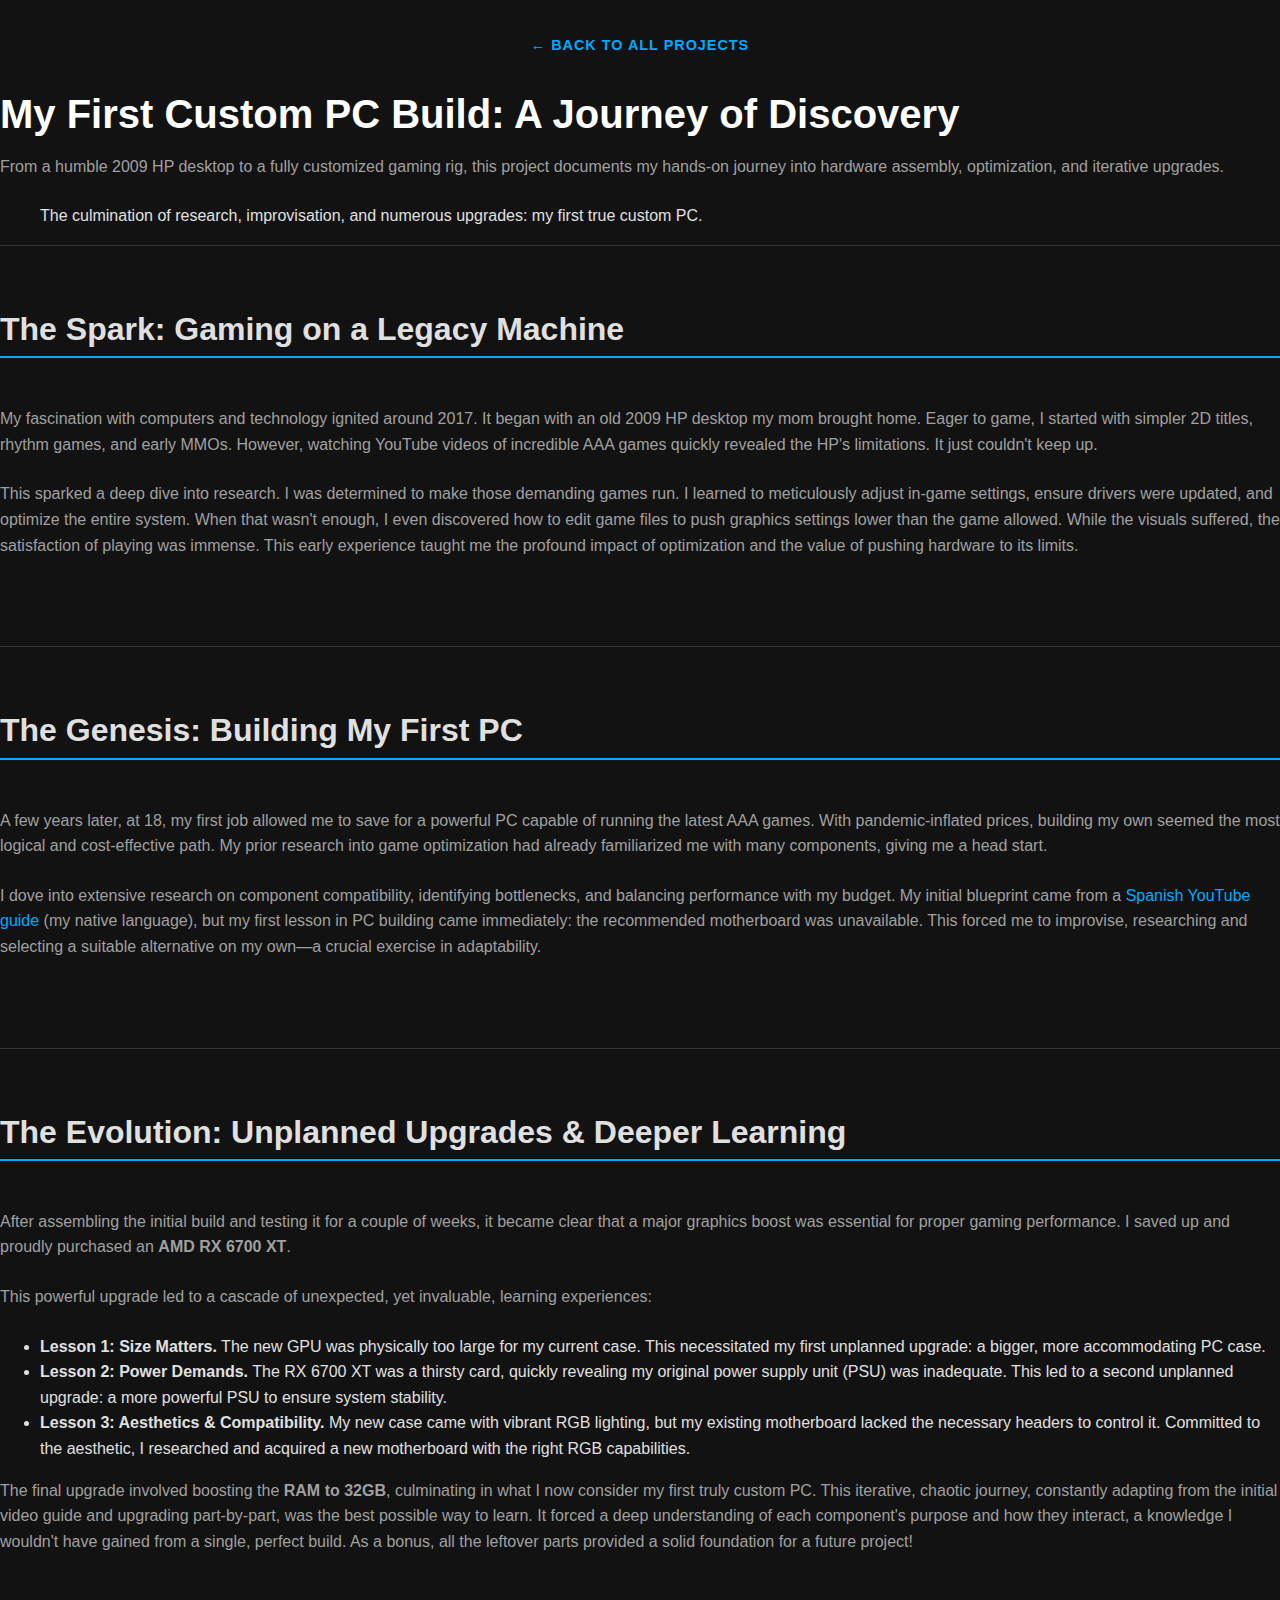
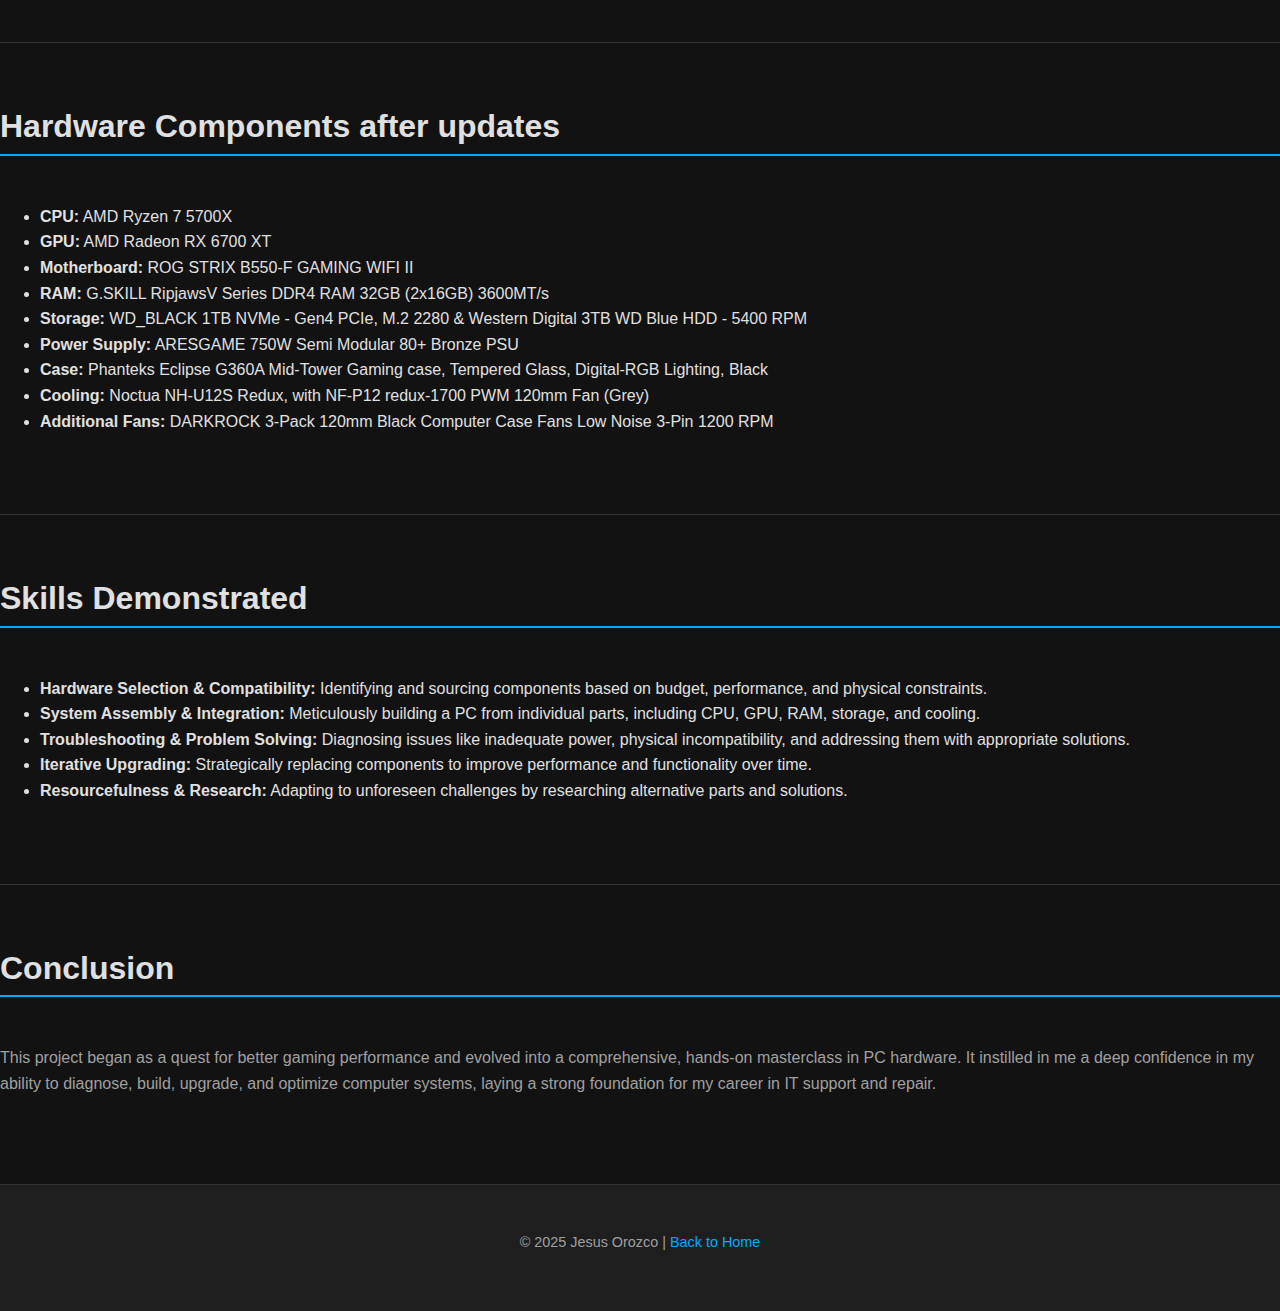
<file: projects/pc-build.html>
<!DOCTYPE html>
<html lang="en">
<head>
    <meta charset="UTF-8">
    <meta name="viewport" content="width=device-width, initial-scale=1.0">
    <meta name="description" content="A detailed journey of building my first custom gaming PC, from research and component selection to iterative upgrades and optimization. Demonstrates hardware knowledge and technical problem-solving.">
    <meta name="keywords" content="PC building, hardware, gaming, DIY, custom PC, technical skills">
    <meta property="og:title" content="My First Custom PC Build">
    <meta property="og:description" content="A hands-on masterclass in PC hardware assembly, optimization, and iterative upgrading.">
    <meta property="og:type" content="article">
    <link rel="canonical" href="/projects/pc-build.html">
    <title>Project: My First Custom PC Build</title>
    
    <script type="application/ld+json">
    {
      "@context": "https://schema.org",
      "@type": "CreativeWork",
      "name": "My First Custom PC Build",
      "description": "A hands-on journey building my first custom gaming rig, from research and component selection to iterative upgrades and optimization.",
      "author": {
        "@type": "Person",
        "name": "Jesus Orozco"
      },
      "datePublished": "2025-01-01"
    }
    </script>
    
    <link rel="stylesheet" href="../style.css">
</head>
<body>

    <header class="project-header">
        <div class="project-container">
            <nav>
                <a href="../portfolio.html" class="back-link">&larr; Back to All Projects</a>
            </nav>
        </div>
    </header>

    <main>
        <article class="project-container">
            <h1>My First Custom PC Build: A Journey of Discovery</h1>
            <p class="subtitle">From a humble 2009 HP desktop to a fully customized gaming rig, this project documents my hands-on journey into hardware assembly, optimization, and iterative upgrades.</p>
            
            <figure class="project-banner-image">
                 
                <figcaption>The culmination of research, improvisation, and numerous upgrades: my first true custom PC.</figcaption>
            </figure>

            <section>
                <h2>The Spark: Gaming on a Legacy Machine</h2>
                <p>My fascination with computers and technology ignited around 2017. It began with an old 2009 HP desktop my mom brought home. Eager to game, I started with simpler 2D titles, rhythm games, and early MMOs. However, watching YouTube videos of incredible AAA games quickly revealed the HP's limitations. It just couldn't keep up.</p>
                <p>This sparked a deep dive into research. I was determined to make those demanding games run. I learned to meticulously adjust in-game settings, ensure drivers were updated, and optimize the entire system. When that wasn't enough, I even discovered how to edit game files to push graphics settings lower than the game allowed. While the visuals suffered, the satisfaction of playing was immense. This early experience taught me the profound impact of optimization and the value of pushing hardware to its limits.</p>
            </section>

            <section>
                <h2>The Genesis: Building My First PC</h2>
                <p>A few years later, at 18, my first job allowed me to save for a powerful PC capable of running the latest AAA games. With pandemic-inflated prices, building my own seemed the most logical and cost-effective path. My prior research into game optimization had already familiarized me with many components, giving me a head start.</p>
                <p>I dove into extensive research on component compatibility, identifying bottlenecks, and balancing performance with my budget. My initial blueprint came from a <a href="https://youtu.be/yq3olnOsfIk">Spanish YouTube guide</a> (my native language), but my first lesson in PC building came immediately: the recommended motherboard was unavailable. This forced me to improvise, researching and selecting a suitable alternative on my own—a crucial exercise in adaptability.</p>
            </section>
            
            <section>
                <h2>The Evolution: Unplanned Upgrades & Deeper Learning</h2>
                <p>After assembling the initial build and testing it for a couple of weeks, it became clear that a major graphics boost was essential for proper gaming performance. I saved up and proudly purchased an <strong>AMD RX 6700 XT</strong>.</p>
                <p>This powerful upgrade led to a cascade of unexpected, yet invaluable, learning experiences:</p>
                <ul>
                    <li><strong>Lesson 1: Size Matters.</strong> The new GPU was physically too large for my current case. This necessitated my first unplanned upgrade: a bigger, more accommodating PC case.</li>
                    <li><strong>Lesson 2: Power Demands.</strong> The RX 6700 XT was a thirsty card, quickly revealing my original power supply unit (PSU) was inadequate. This led to a second unplanned upgrade: a more powerful PSU to ensure system stability.</li>
                    <li><strong>Lesson 3: Aesthetics & Compatibility.</strong> My new case came with vibrant RGB lighting, but my existing motherboard lacked the necessary headers to control it. Committed to the aesthetic, I researched and acquired a new motherboard with the right RGB capabilities.</li>
                </ul>
                <p>The final upgrade involved boosting the <strong>RAM to 32GB</strong>, culminating in what I now consider my first truly custom PC. This iterative, chaotic journey, constantly adapting from the initial video guide and upgrading part-by-part, was the best possible way to learn. It forced a deep understanding of each component's purpose and how they interact, a knowledge I wouldn't have gained from a single, perfect build. As a bonus, all the leftover parts provided a solid foundation for a future project!</p>
            </section>

            <section>
                <h2>Hardware Components after updates</h2>
                <ul>
                    <li><strong>CPU:</strong> AMD Ryzen 7 5700X</li>
                    <li><strong>GPU:</strong> AMD Radeon RX 6700 XT</li>
                    <li><strong>Motherboard:</strong> ROG STRIX B550-F GAMING WIFI II</li>
                    <li><strong>RAM:</strong> G.SKILL RipjawsV Series DDR4 RAM 32GB (2x16GB) 3600MT/s</li>
                    <li><strong>Storage:</strong> WD_BLACK 1TB NVMe - Gen4 PCIe, M.2 2280 & Western Digital 3TB WD Blue HDD - 5400 RPM</li>
                    <li><strong>Power Supply:</strong> ARESGAME 750W Semi Modular 80+ Bronze PSU</li>
                    <li><strong>Case:</strong> Phanteks Eclipse G360A Mid-Tower Gaming case, Tempered Glass, Digital-RGB Lighting, Black</li>
                    <li><strong>Cooling:</strong> Noctua NH-U12S Redux, with NF-P12 redux-1700 PWM 120mm Fan (Grey)</li>
                    <li><strong>Additional Fans:</strong> DARKROCK 3-Pack 120mm Black Computer Case Fans Low Noise 3-Pin 1200 RPM</li>
                </ul>
            </section>

            <section>
                <h2>Skills Demonstrated</h2>
                <ul>
                    <li><strong>Hardware Selection & Compatibility:</strong> Identifying and sourcing components based on budget, performance, and physical constraints.</li>
                    <li><strong>System Assembly & Integration:</strong> Meticulously building a PC from individual parts, including CPU, GPU, RAM, storage, and cooling.</li>
                    <li><strong>Troubleshooting & Problem Solving:</strong> Diagnosing issues like inadequate power, physical incompatibility, and addressing them with appropriate solutions.</li>
                    <li><strong>Iterative Upgrading:</strong> Strategically replacing components to improve performance and functionality over time.</li>
                    <li><strong>Resourcefulness & Research:</strong> Adapting to unforeseen challenges by researching alternative parts and solutions.</li>
                </ul>
            </section>

            <section>
                <h2>Conclusion</h2>
                <p>This project began as a quest for better gaming performance and evolved into a comprehensive, hands-on masterclass in PC hardware. It instilled in me a deep confidence in my ability to diagnose, build, upgrade, and optimize computer systems, laying a strong foundation for my career in IT support and repair.</p>
            </section>

        </article>
    </main>

    <footer class="project-footer">
        <div class="project-container">
             <p>&copy; 2025 Jesus Orozco | <a href="../portfolio.html" class="back-link">Back to Home</a></p>
        </div>
    </footer>

</body>
</html>
</file>
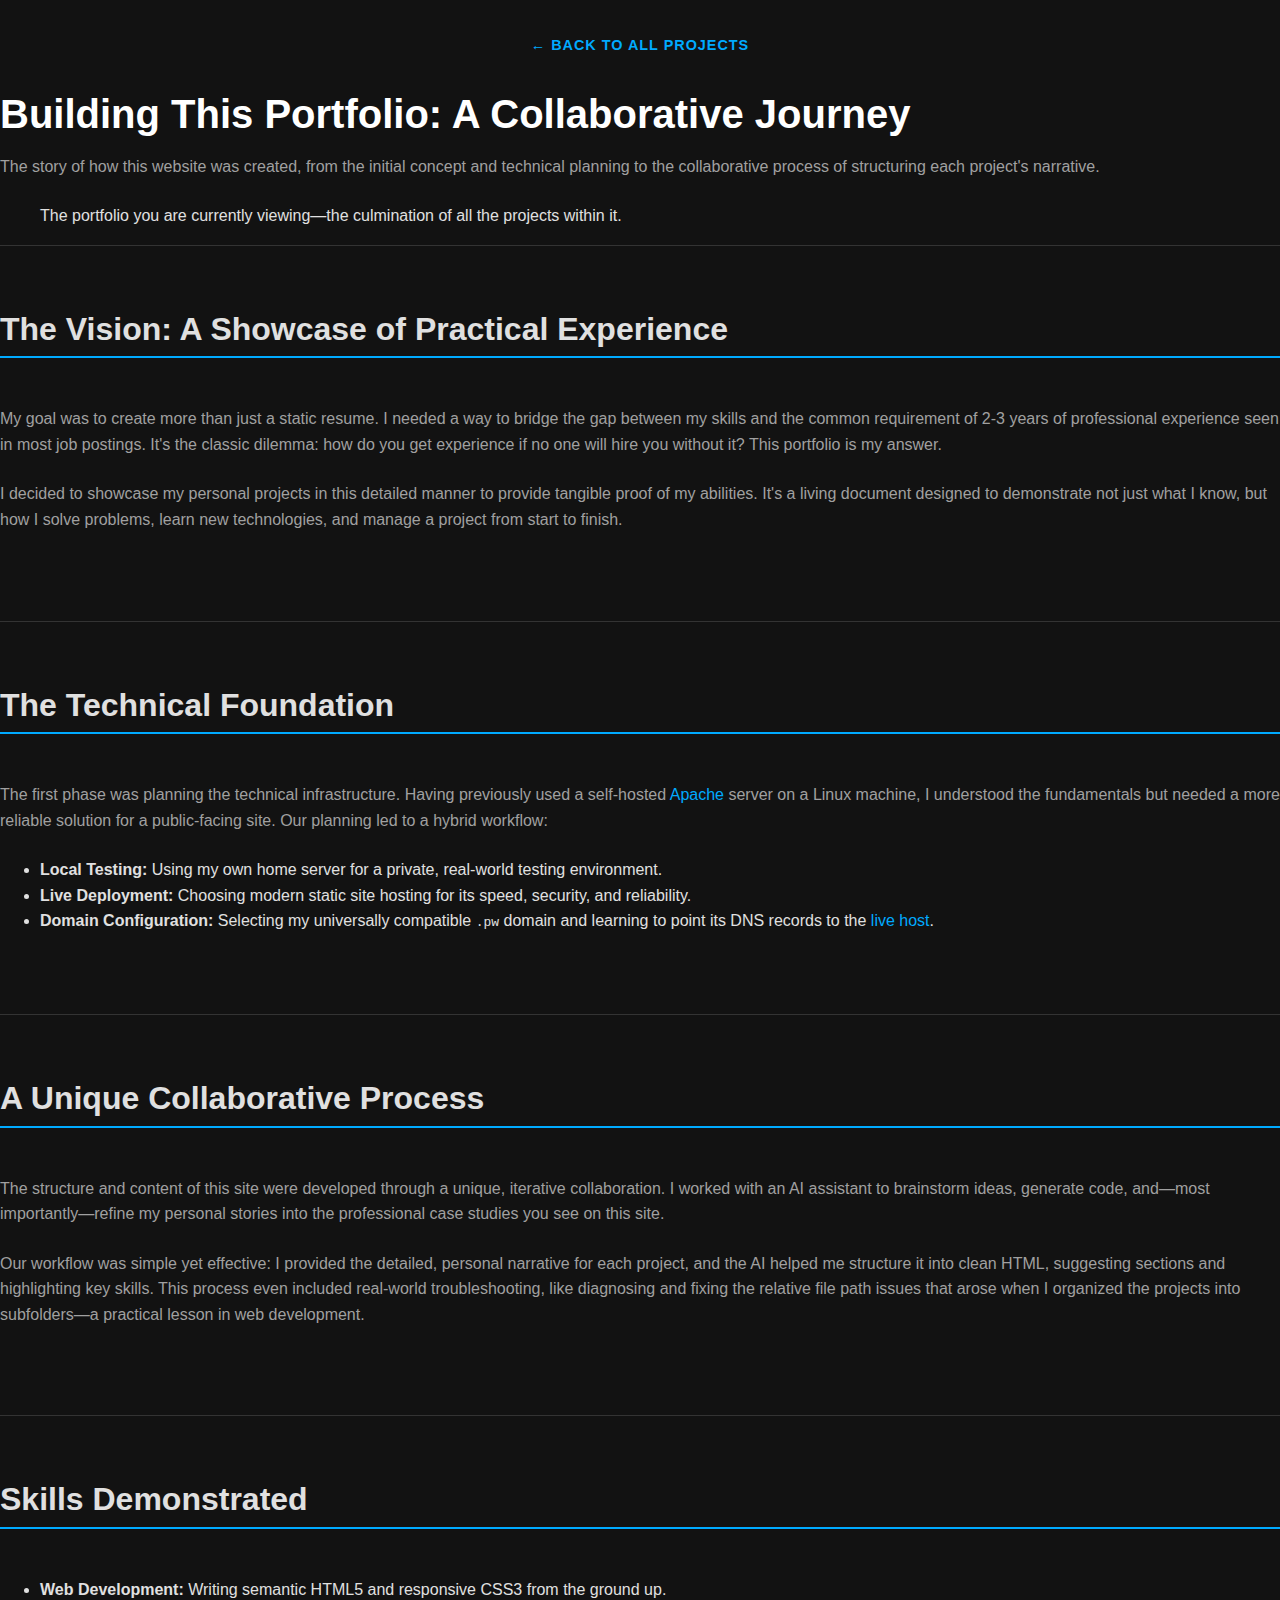
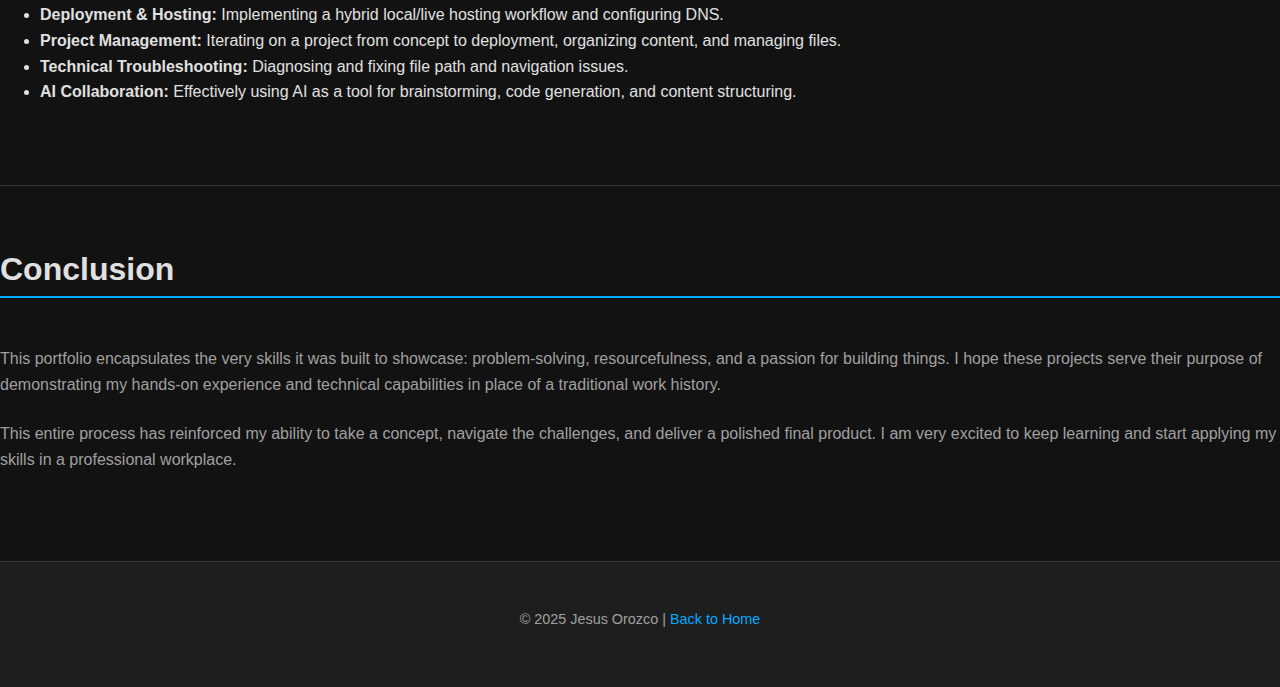
<file: projects/website-hosting.html>
<!DOCTYPE html>
<html lang="en">
<head>
    <meta charset="UTF-8">
    <meta name="viewport" content="width=device-width, initial-scale=1.0">
    <meta name="description" content="The story of creating this portfolio website, from concept and technical planning to collaborative content development and deployment on Netlify. Showcases web development and project management skills.">
    <meta name="keywords" content="portfolio, web development, HTML, CSS, Netlify, static site, project management, AI collaboration">
    <meta property="og:title" content="Building This Portfolio Website">
    <meta property="og:description" content="A collaborative journey from initial concept through deployment, demonstrating web development and technical problem-solving skills.">
    <meta property="og:type" content="article">
    <link rel="canonical" href="/projects/website-hosting.html">
    <title>Project: Building This Portfolio Website</title>
    
    <script type="application/ld+json">
    {
      "@context": "https://schema.org",
      "@type": "CreativeWork",
      "name": "Building This Portfolio Website",
      "description": "The story of creating this portfolio website, from concept and technical planning to deployment on Netlify.",
      "author": {
        "@type": "Person",
        "name": "Jesus Orozco"
      },
      "datePublished": "2025-01-01"
    }
    </script>
    
    <link rel="stylesheet" href="../style.css">
</head>
<body>

    <header class="project-header">
        <div class="project-container">
            <nav>
                <a href="../portfolio.html" class="back-link">&larr; Back to All Projects</a>
            </nav>
        </div>
    </header>

    <main>
        <article class="project-container">
            <h1>Building This Portfolio: A Collaborative Journey</h1>
            <p class="subtitle">The story of how this website was created, from the initial concept and technical planning to the collaborative process of structuring each project's narrative.</p>
            
            <figure class="project-banner-image">
                 
                <figcaption>The portfolio you are currently viewing—the culmination of all the projects within it.</figcaption>
            </figure>

            <section>
                <h2>The Vision: A Showcase of Practical Experience</h2>
                <p>My goal was to create more than just a static resume. I needed a way to bridge the gap between my skills and the common requirement of 2-3 years of professional experience seen in most job postings. It's the classic dilemma: how do you get experience if no one will hire you without it? This portfolio is my answer.</p>
                <p>I decided to showcase my personal projects in this detailed manner to provide tangible proof of my abilities. It's a living document designed to demonstrate not just what I know, but how I solve problems, learn new technologies, and manage a project from start to finish.</p>
            </section>

            <section>
                <h2>The Technical Foundation</h2>
                <p>The first phase was planning the technical infrastructure. Having previously used a self-hosted <a href="https://httpd.apache.org/">Apache</a> server on a Linux machine, I understood the fundamentals but needed a more reliable solution for a public-facing site. Our planning led to a hybrid workflow:</p>
                <ul>
                    <li><strong>Local Testing:</strong> Using my own home server for a private, real-world testing environment.</li>
                    <li><strong>Live Deployment:</strong> Choosing modern static site hosting for its speed, security, and reliability.</li>
                    <li><strong>Domain Configuration:</strong> Selecting my universally compatible <code>.pw</code> domain and learning to point its DNS records to the <a href="https://www.netlify.com/">live host</a>.</li>
                </ul>
            </section>
            
            <section>
                <h2>A Unique Collaborative Process</h2>
                <p>The structure and content of this site were developed through a unique, iterative collaboration. I worked with an AI assistant to brainstorm ideas, generate code, and—most importantly—refine my personal stories into the professional case studies you see on this site.</p>
                <p>Our workflow was simple yet effective: I provided the detailed, personal narrative for each project, and the AI helped me structure it into clean HTML, suggesting sections and highlighting key skills. This process even included real-world troubleshooting, like diagnosing and fixing the relative file path issues that arose when I organized the projects into subfolders—a practical lesson in web development.</p>
            </section>

            <section>
                <h2>Skills Demonstrated</h2>
                <ul>
                    <li><strong>Web Development:</strong> Writing semantic HTML5 and responsive CSS3 from the ground up.</li>
                    <li><strong>Deployment & Hosting:</strong> Implementing a hybrid local/live hosting workflow and configuring DNS.</li>
                    <li><strong>Project Management:</strong> Iterating on a project from concept to deployment, organizing content, and managing files.</li>
                    <li><strong>Technical Troubleshooting:</strong> Diagnosing and fixing file path and navigation issues.</li>
                    <li><strong>AI Collaboration:</strong> Effectively using AI as a tool for brainstorming, code generation, and content structuring.</li>
                </ul>
            </section>

            <section>
                <h2>Conclusion</h2>
                <p>This portfolio encapsulates the very skills it was built to showcase: problem-solving, resourcefulness, and a passion for building things. I hope these projects serve their purpose of demonstrating my hands-on experience and technical capabilities in place of a traditional work history.</p>
                <p>This entire process has reinforced my ability to take a concept, navigate the challenges, and deliver a polished final product. I am very excited to keep learning and start applying my skills in a professional workplace.</p>
            </section>

        </article>
    </main>

    <footer class="project-footer">
        <div class="project-container">
             <p>&copy; 2025 Jesus Orozco | <a href="../portfolio.html" class="back-link">Back to Home</a></p>
        </div>
    </footer>

</body>
</html>
</file>
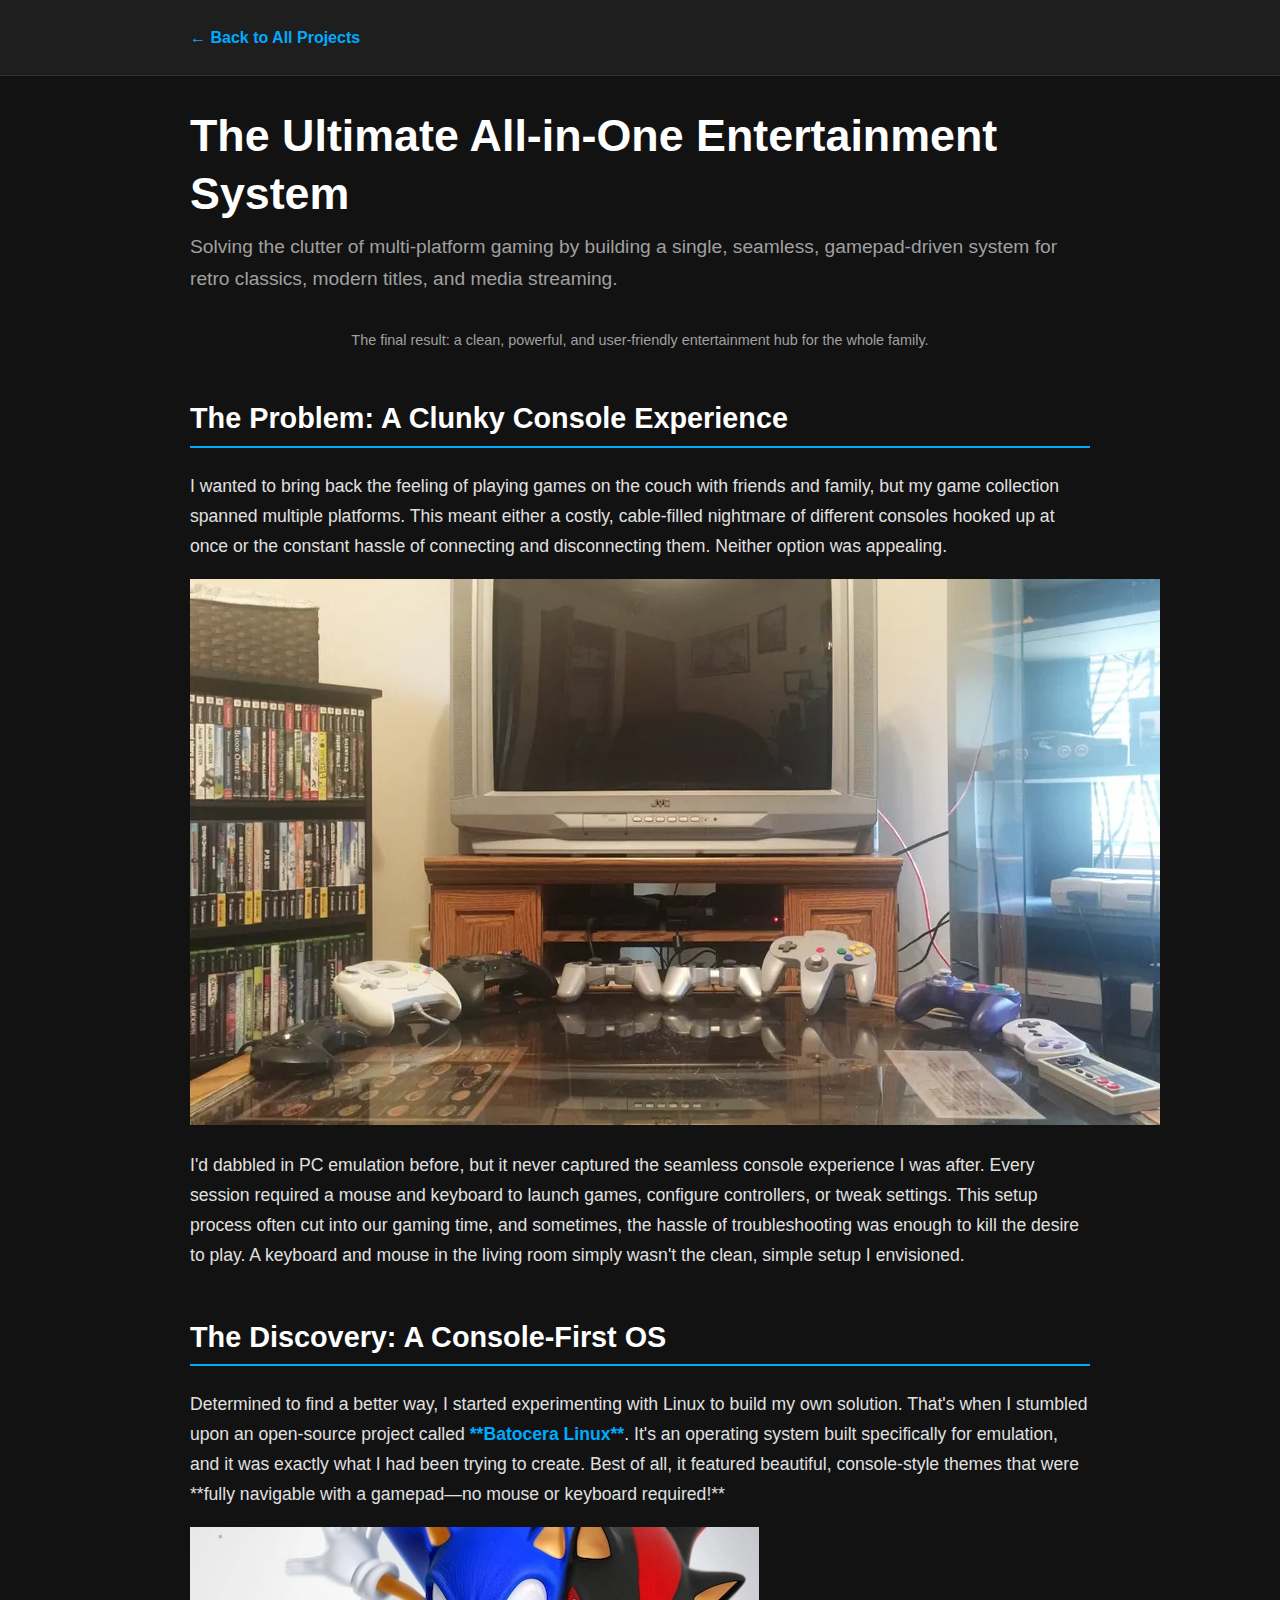
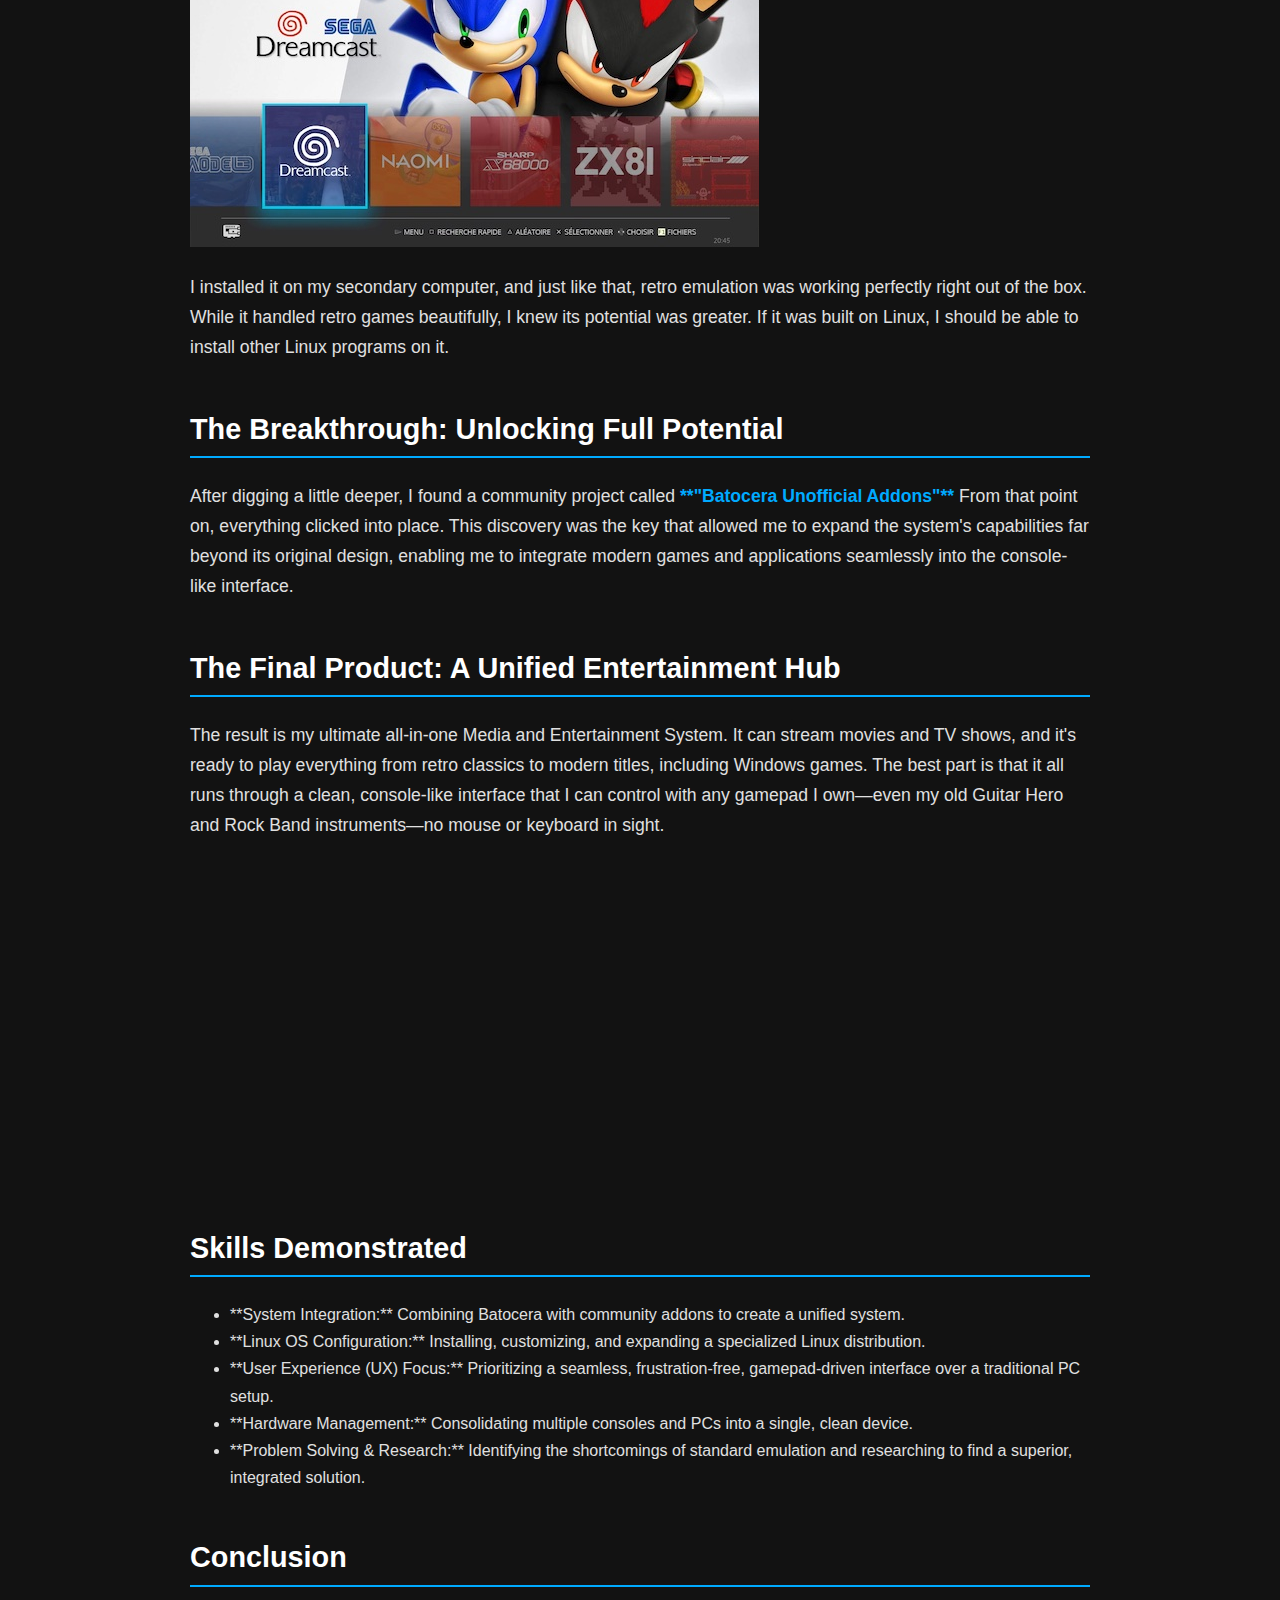
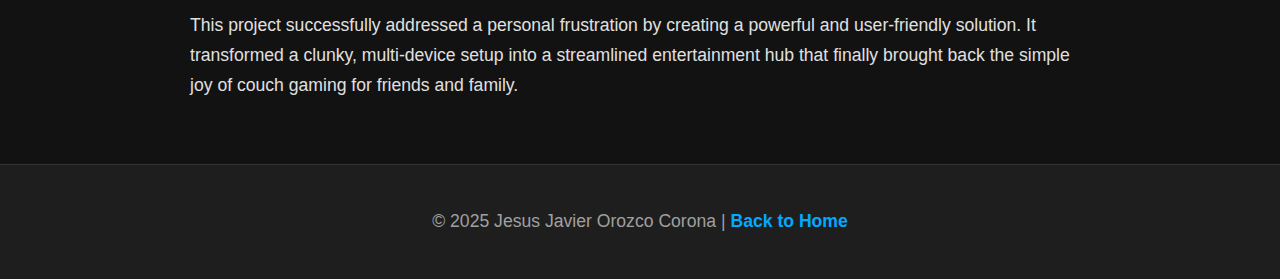
<file: MyProjects/Game_Console/project-game-console.html>
<!DOCTYPE html>
<html lang="en">
<head>
    <meta charset="UTF-8">
    <meta name="viewport" content="width=device-width, initial-scale=1.0">
    <title>Project: The Ultimate All-in-One Game Console</title>
    
    <link rel="stylesheet" href="/project-style.css">
</head>
<body>

    <header class="project-header">
        <div class="project-container">
            <nav>
                <a href="/index.html" class="back-link">&larr; Back to All Projects</a>
            </nav>
        </div>
    </header>

    <main>
        <article class="project-container">
            <h1>The Ultimate All-in-One Entertainment System</h1>
            <p class="subtitle">Solving the clutter of multi-platform gaming by building a single, seamless, gamepad-driven system for retro classics, modern titles, and media streaming.</p>
            
            <figure class="project-banner-image">
                 
                <figcaption>The final result: a clean, powerful, and user-friendly entertainment hub for the whole family.</figcaption>
            </figure>

            <section>
                <h2>The Problem: A Clunky Console Experience</h2>
                <p>I wanted to bring back the feeling of playing games on the couch with friends and family, but my game collection spanned multiple platforms. This meant either a costly, cable-filled nightmare of different consoles hooked up at once or the constant hassle of connecting and disconnecting them. Neither option was appealing.</p>
                <a href="https://www.gamesradar.com/how-i-hooked-up-nine-classic-consoles-to-my-tv-and-you-can-too/">
                    <img src="/MyProjects/Game_Console/multiple_consoles.webp" alt="A cluttered TV setup with multiple consoles connected" class="project-image">
                </a>
                <p>I'd dabbled in PC emulation before, but it never captured the seamless console experience I was after. Every session required a mouse and keyboard to launch games, configure controllers, or tweak settings. This setup process often cut into our gaming time, and sometimes, the hassle of troubleshooting was enough to kill the desire to play. A keyboard and mouse in the living room simply wasn't the clean, simple setup I envisioned.</p>
            </section>

            <section>
                <h2>The Discovery: A Console-First OS</h2>
                <p>Determined to find a better way, I started experimenting with Linux to build my own solution. That's when I stumbled upon an open-source project called <a href="https://batocera.org/">**Batocera Linux**</a>. It's an operating system built specifically for emulation, and it was exactly what I had been trying to create. Best of all, it featured beautiful, console-style themes that were **fully navigable with a gamepad—no mouse or keyboard required!**</p>
                <img src="/MyProjects/Game_Console/batocera_interface.jpg" alt="Batocera Linux interface showcasing console-style themes" class="project-image">
                <p>I installed it on my secondary computer, and just like that, retro emulation was working perfectly right out of the box. While it handled retro games beautifully, I knew its potential was greater. If it was built on Linux, I should be able to install other Linux programs on it.</p>
            </section>
            
            <section>
                <h2>The Breakthrough: Unlocking Full Potential</h2>
                <p>After digging a little deeper, I found a community project called <a href="https://github.com/DRLEdition19/batocera-unofficial-addons.add">**"Batocera Unofficial Addons"**</a> From that point on, everything clicked into place. This discovery was the key that allowed me to expand the system's capabilities far beyond its original design, enabling me to integrate modern games and applications seamlessly into the console-like interface.</p>
            </section>

            <section>
                <h2>The Final Product: A Unified Entertainment Hub</h2>
                <p>The result is my ultimate all-in-one Media and Entertainment System. It can stream movies and TV shows, and it's ready to play everything from retro classics to modern titles, including Windows games. The best part is that it all runs through a clean, console-like interface that I can control with any gamepad I own—even my old Guitar Hero and Rock Band instruments—no mouse or keyboard in sight.</p>
                <iframe width="560" height="315" src="https://www.youtube.com/embed/ASCOk99WtcQ?si=bCJz2d76McbTEJzN" title="YouTube video player" frameborder="0" allow="accelerometer; autoplay; clipboard-write; encrypted-media; gyroscope; picture-in-picture; web-share" referrerpolicy="strict-origin-when-cross-origin" allowfullscreen></iframe>
                
            </section>

            <section>
                <h2>Skills Demonstrated</h2>
                <ul>
                    <li>**System Integration:** Combining Batocera with community addons to create a unified system.</li>
                    <li>**Linux OS Configuration:** Installing, customizing, and expanding a specialized Linux distribution.</li>
                    <li>**User Experience (UX) Focus:** Prioritizing a seamless, frustration-free, gamepad-driven interface over a traditional PC setup.</li>
                    <li>**Hardware Management:** Consolidating multiple consoles and PCs into a single, clean device.</li>
                    <li>**Problem Solving & Research:** Identifying the shortcomings of standard emulation and researching to find a superior, integrated solution.</li>
                </ul>
            </section>

            <section>
                <h2>Conclusion</h2>
                <p>This project successfully addressed a personal frustration by creating a powerful and user-friendly solution. It transformed a clunky, multi-device setup into a streamlined entertainment hub that finally brought back the simple joy of couch gaming for friends and family.</p>
            </section>

        </article>
    </main>

    <footer class="project-footer">
        <div class="project-container">
             <p>&copy; 2025 Jesus Javier Orozco Corona | <a href="/index.html" class="back-link">Back to Home</a></p>
        </div>
    </footer>

</body>
</html>
</file>
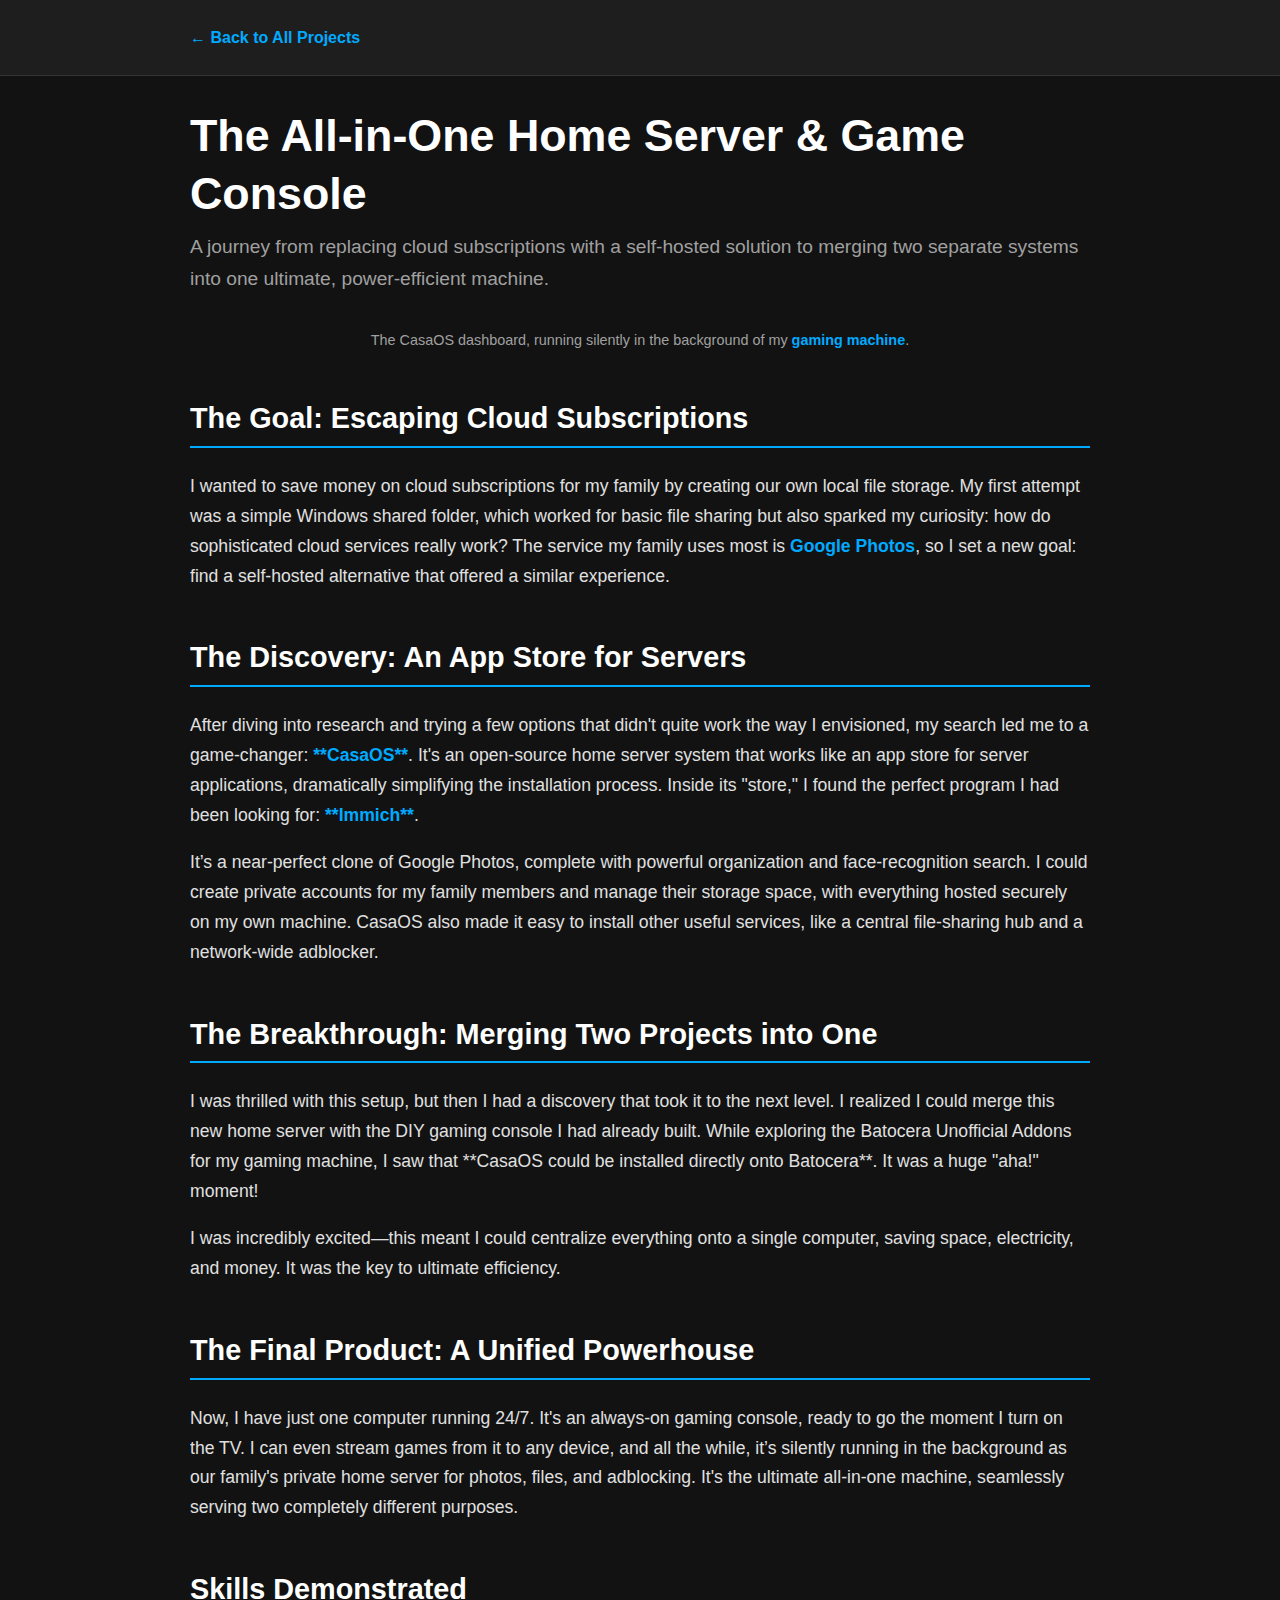
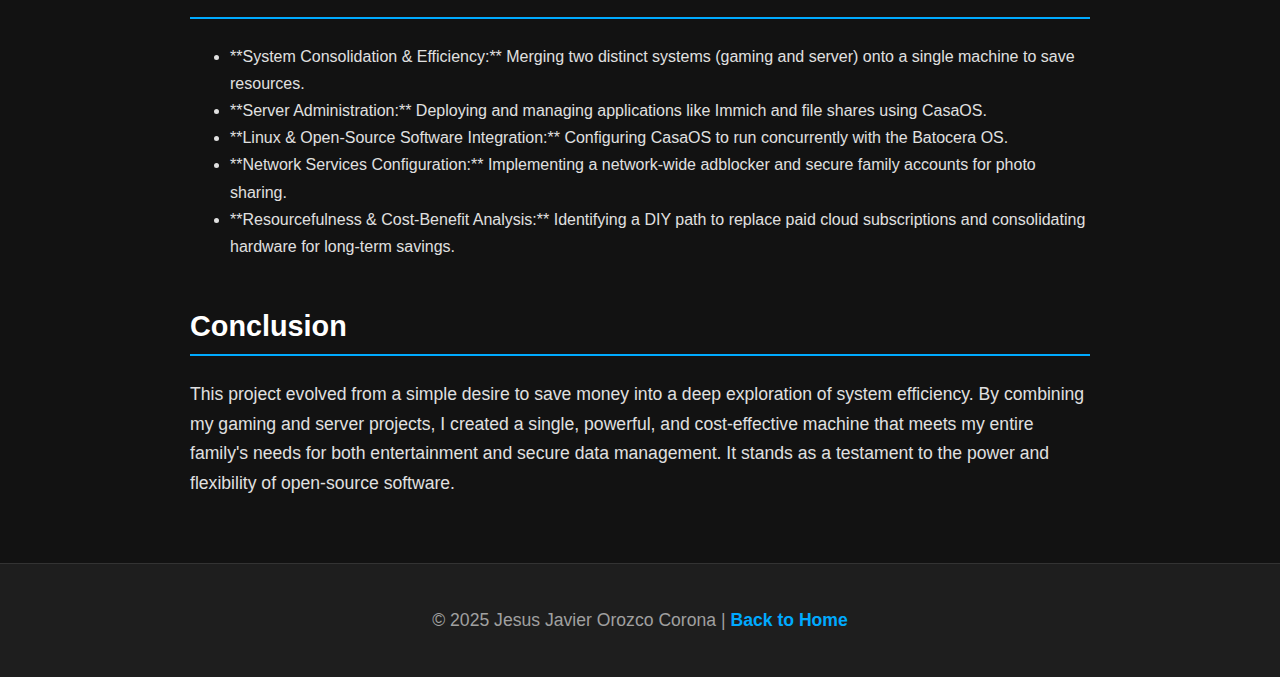
<file: MyProjects/Home_Server/project-home-server.html>
<!DOCTYPE html>
<html lang="en">
<head>
    <meta charset="UTF-8">
    <meta name="viewport" content="width=device-width, initial-scale=1.0">
    <title>Project: The All-in-One Home Server & Game Console</title>
    
    <link rel="stylesheet" href="/project-style.css">
</head>
<body>

    <header class="project-header">
        <div class="project-container">
            <nav>
                <a href="/index.html" class="back-link">&larr; Back to All Projects</a>
            </nav>
        </div>
    </header>

    <main>
        <article class="project-container">
            <h1>The All-in-One Home Server & Game Console</h1>
            <p class="subtitle">A journey from replacing cloud subscriptions with a self-hosted solution to merging two separate systems into one ultimate, power-efficient machine.</p>
            
            <figure class="project-banner-image">
                 
                <figcaption>The CasaOS dashboard, running silently in the background of my <a href="/MyProjects/Game_Console/project-game-console.html">gaming machine</a>.</figcaption>
            </figure>

            <section>
                <h2>The Goal: Escaping Cloud Subscriptions</h2>
                <p>I wanted to save money on cloud subscriptions for my family by creating our own local file storage. My first attempt was a simple Windows shared folder, which worked for basic file sharing but also sparked my curiosity: how do sophisticated cloud services really work? The service my family uses most is <a href="https://www.google.com/intl/en/photos/about/">Google Photos</a>, so I set a new goal: find a self-hosted alternative that offered a similar experience.</p>
            </section>

            <section>
                <h2>The Discovery: An App Store for Servers</h2>
                <p>After diving into research and trying a few options that didn't quite work the way I envisioned, my search led me to a game-changer: <a href="https://casaos.zimaspace.com/">**CasaOS**</a>. It's an open-source home server system that works like an app store for server applications, dramatically simplifying the installation process. Inside its "store," I found the perfect program I had been looking for: <a href="https://immich.app/">**Immich**</a>.</p>
                <p>It’s a near-perfect clone of Google Photos, complete with powerful organization and face-recognition search. I could create private accounts for my family members and manage their storage space, with everything hosted securely on my own machine. CasaOS also made it easy to install other useful services, like a central file-sharing hub and a network-wide adblocker.</p>
            </section>
            
            <section>
                <h2>The Breakthrough: Merging Two Projects into One</h2>
                <p>I was thrilled with this setup, but then I had a discovery that took it to the next level. I realized I could merge this new home server with the DIY gaming console I had already built. While exploring the Batocera Unofficial Addons for my gaming machine, I saw that **CasaOS could be installed directly onto Batocera**. It was a huge "aha!" moment!</p>
                <p>I was incredibly excited—this meant I could centralize everything onto a single computer, saving space, electricity, and money. It was the key to ultimate efficiency.</p>
            </section>

            <section>
                <h2>The Final Product: A Unified Powerhouse</h2>
                <p>Now, I have just one computer running 24/7. It's an always-on gaming console, ready to go the moment I turn on the TV. I can even stream games from it to any device, and all the while, it’s silently running in the background as our family's private home server for photos, files, and adblocking. It's the ultimate all-in-one machine, seamlessly serving two completely different purposes.</p>
                
            </section>

            <section>
                <h2>Skills Demonstrated</h2>
                <ul>
                    <li>**System Consolidation & Efficiency:** Merging two distinct systems (gaming and server) onto a single machine to save resources.</li>
                    <li>**Server Administration:** Deploying and managing applications like Immich and file shares using CasaOS.</li>
                    <li>**Linux & Open-Source Software Integration:** Configuring CasaOS to run concurrently with the Batocera OS.</li>
                    <li>**Network Services Configuration:** Implementing a network-wide adblocker and secure family accounts for photo sharing.</li>
                    <li>**Resourcefulness & Cost-Benefit Analysis:** Identifying a DIY path to replace paid cloud subscriptions and consolidating hardware for long-term savings.</li>
                </ul>
            </section>

            <section>
                <h2>Conclusion</h2>
                <p>This project evolved from a simple desire to save money into a deep exploration of system efficiency. By combining my gaming and server projects, I created a single, powerful, and cost-effective machine that meets my entire family's needs for both entertainment and secure data management. It stands as a testament to the power and flexibility of open-source software.</p>
            </section>

        </article>
    </main>

    <footer class="project-footer">
        <div class="project-container">
             <p>&copy; 2025 Jesus Javier Orozco Corona | <a href="/index.html" class="back-link">Back to Home</a></p>
        </div>
    </footer>

</body>
</html>
</file>
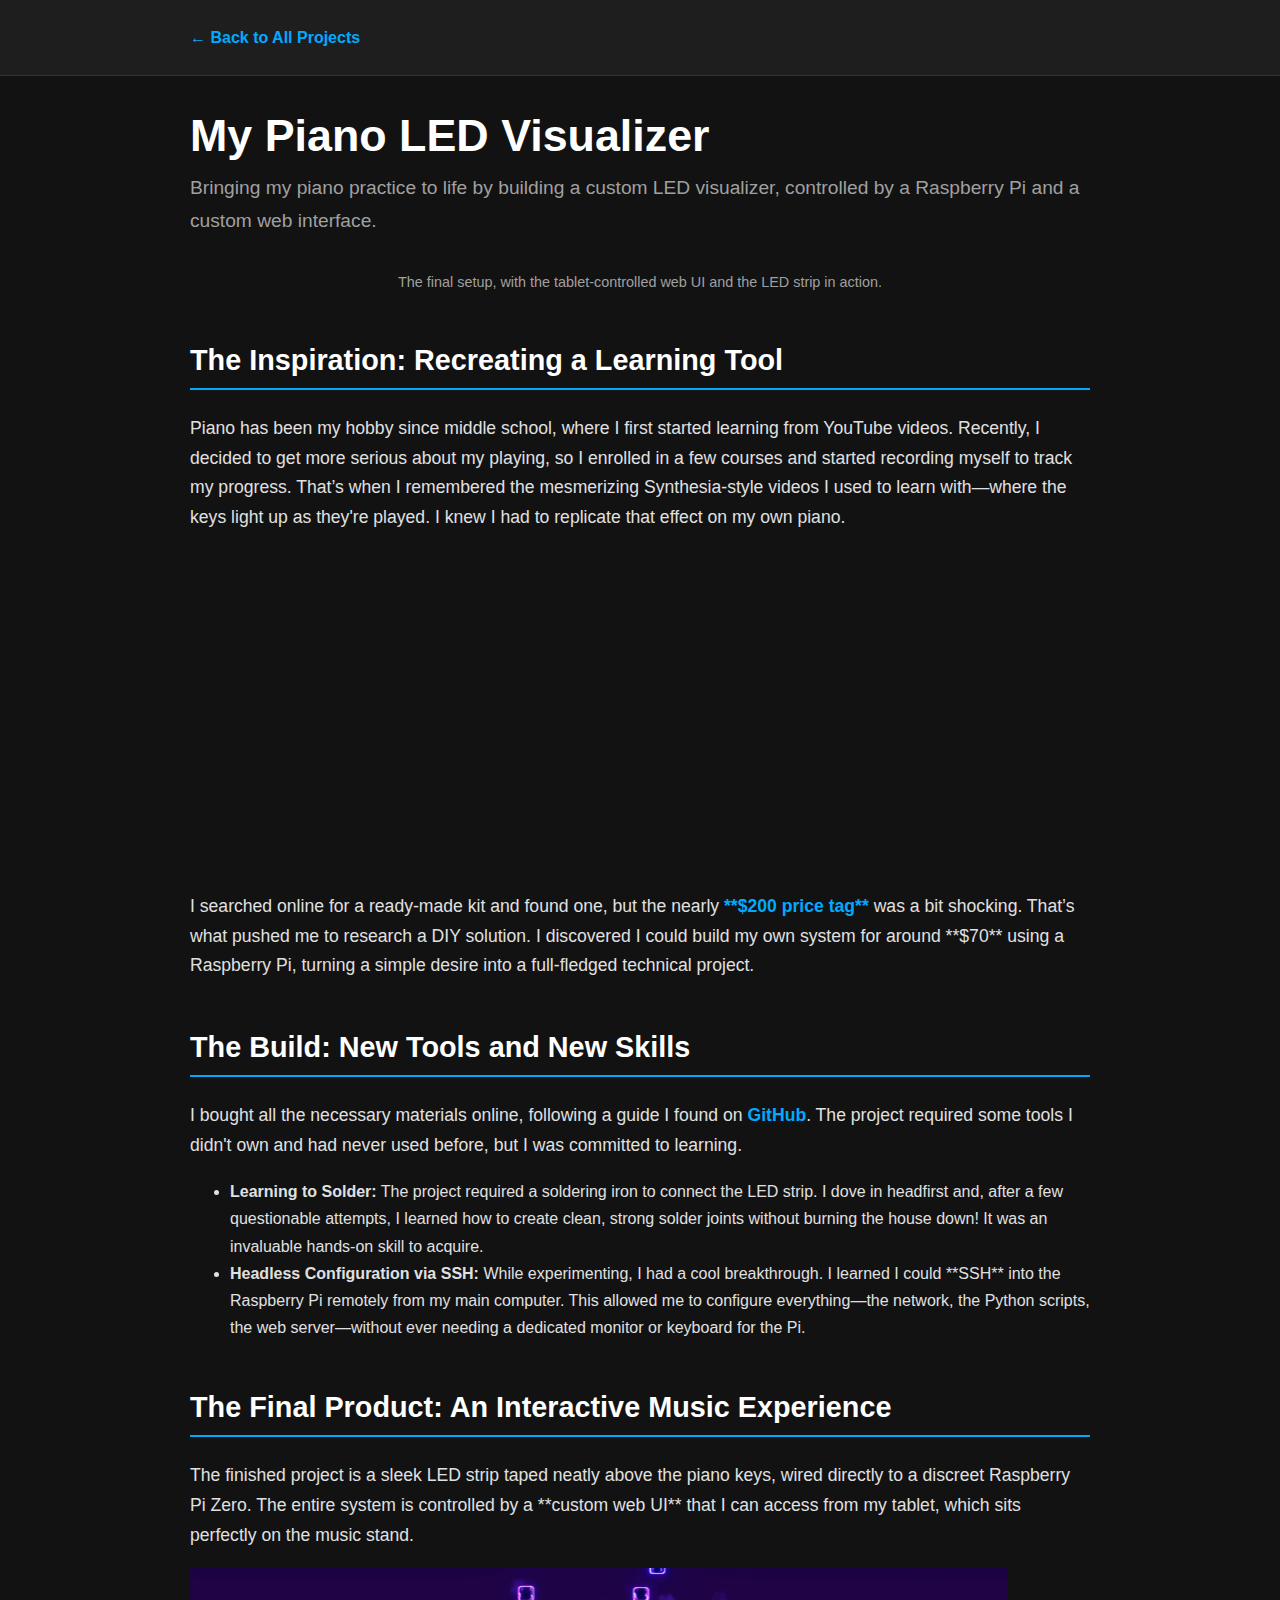
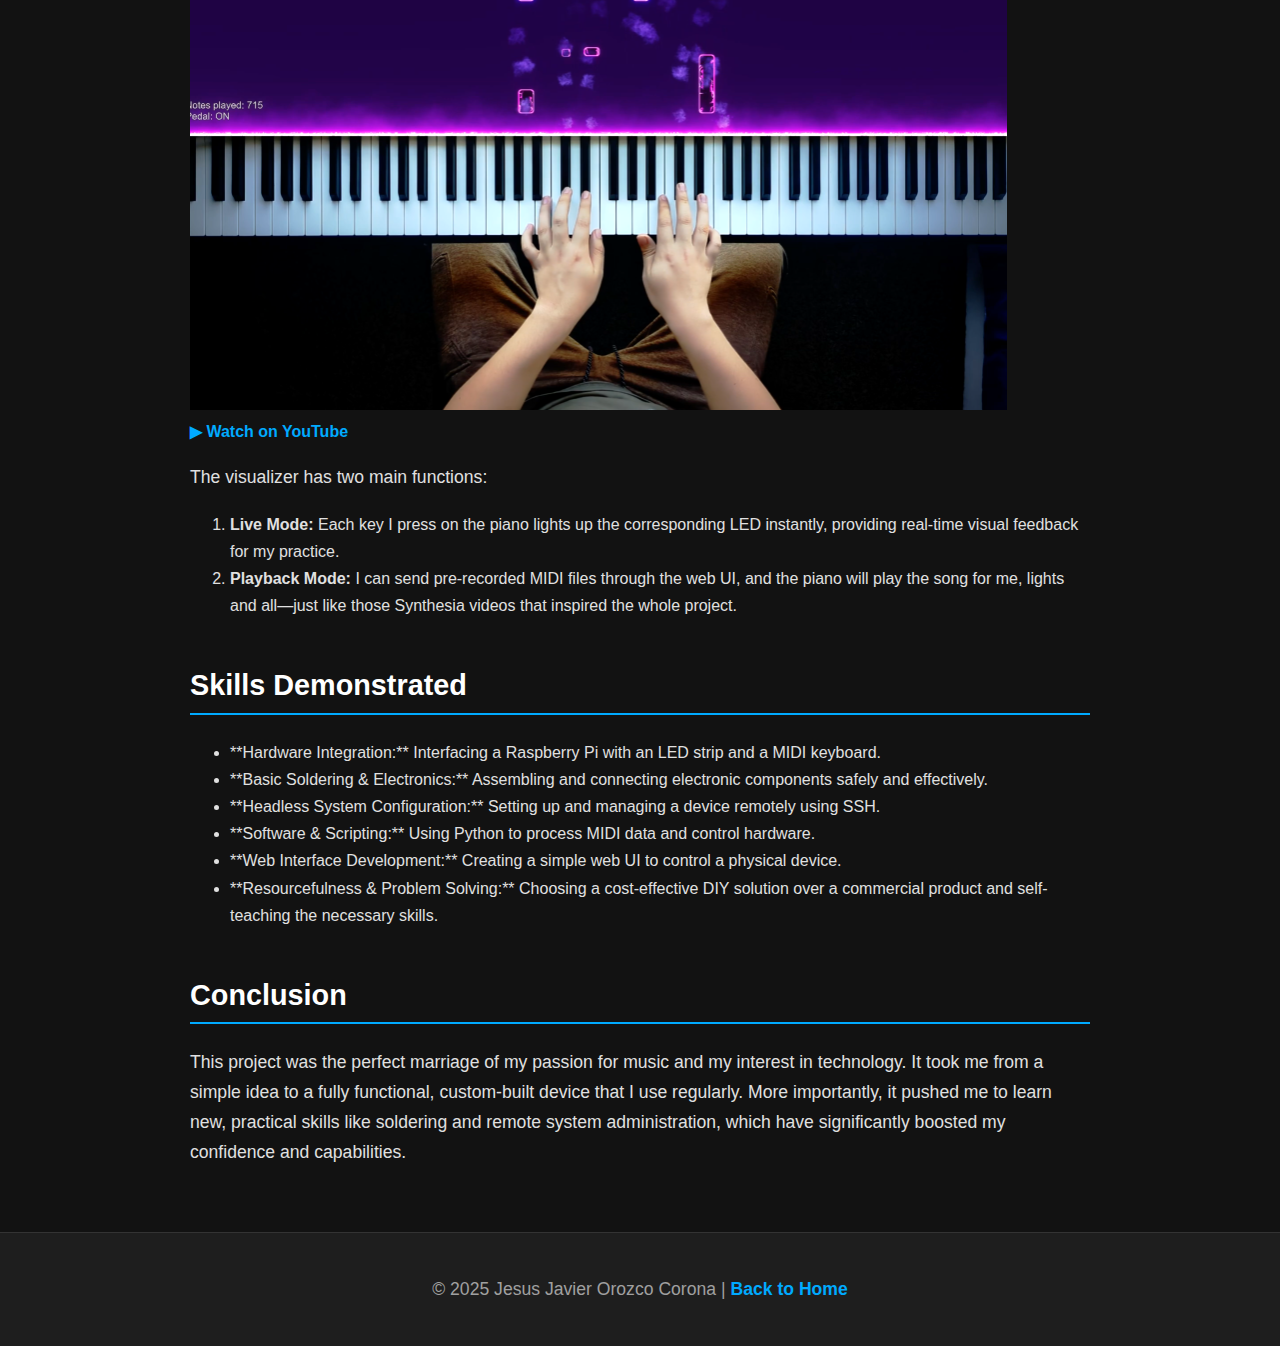
<file: MyProjects/MIDI_Visualizer/project-midi-visualizer.html>
<!DOCTYPE html>
<html lang="en">
<head>
    <meta charset="UTF-8">
    <meta name="viewport" content="width=device-width, initial-scale=1.0">
    <title>Project: My Piano LED Visualizer</title>
    
    <link rel="stylesheet" href="/project-style.css">
</head>
<body>

    <header class="project-header">
        <div class="project-container">
            <nav>
                <a href="/index.html" class="back-link">&larr; Back to All Projects</a>
            </nav>
        </div>
    </header>

    <main>
        <article class="project-container">
            <h1>My Piano LED Visualizer</h1>
            <p class="subtitle">Bringing my piano practice to life by building a custom LED visualizer, controlled by a Raspberry Pi and a custom web interface.</p>
            
            <figure class="project-banner-image">
                 
                <figcaption>The final setup, with the tablet-controlled web UI and the LED strip in action.</figcaption>
            </figure>

            <section>
                <h2>The Inspiration: Recreating a Learning Tool</h2>
                <p>Piano has been my hobby since middle school, where I first started learning from YouTube videos. Recently, I decided to get more serious about my playing, so I enrolled in a few courses and started recording myself to track my progress. That’s when I remembered the mesmerizing Synthesia-style videos I used to learn with—where the keys light up as they're played. I knew I had to replicate that effect on my own piano.</p>
                    <iframe width="560" height="315" src="https://www.youtube.com/embed/Tu96yevGMEA?si=3jJTkJNQRMQ78Pyp" title="Source of Inspiration" frameborder="0" allow="accelerometer; autoplay; clipboard-write; encrypted-media; gyroscope; picture-in-picture; web-share" referrerpolicy="strict-origin-when-cross-origin" allowfullscreen></iframe>
                <p>I searched online for a ready-made kit and found one, but the nearly <a href="https://www.pianoledshop.com/products/piano-led-plus-2026">**$200 price tag**</a> was a bit shocking. That’s what pushed me to research a DIY solution. I discovered I could build my own system for around **$70** using a Raspberry Pi, turning a simple desire into a full-fledged technical project.</p>
            </section>

            <section>
                <h2>The Build: New Tools and New Skills</h2>
                <p>I bought all the necessary materials online, following a guide I found on <a href="https://github.com/onlaj/Piano-LED-Visualizer?tab=readme-ov-file">GitHub</a>. The project required some tools I didn't own and had never used before, but I was committed to learning.</p>
                 <ul>
                    <li><strong>Learning to Solder:</strong> The project required a soldering iron to connect the LED strip. I dove in headfirst and, after a few questionable attempts, I learned how to create clean, strong solder joints without burning the house down! It was an invaluable hands-on skill to acquire.</li>
                    <li><strong>Headless Configuration via SSH:</strong> While experimenting, I had a cool breakthrough. I learned I could **SSH** into the Raspberry Pi remotely from my main computer. This allowed me to configure everything—the network, the Python scripts, the web server—without ever needing a dedicated monitor or keyboard for the Pi.</li>
                </ul>
            </section>
            
            <section>
                <h2>The Final Product: An Interactive Music Experience</h2>
                <p>The finished project is a sleek LED strip taped neatly above the piano keys, wired directly to a discreet Raspberry Pi Zero. The entire system is controlled by a **custom web UI** that I can access from my tablet, which sits perfectly on the music stand. </p>
                <div class="video-placeholder">
    <a href="https://youtu.be/Tk7sjDQnt2M" target="_blank" rel="noopener noreferrer">
        
        <img src="/MyProjects/MIDI_Visualizer/piano-video-thumbnail.png" alt="A demonstration of my MIDI LED Visualizer in action">
        
        <div class="play-button-overlay">▶ Watch on YouTube</div>
    </a>
</div>
                <p>The visualizer has two main functions:</p>
                <ol>
                    <li><strong>Live Mode:</strong> Each key I press on the piano lights up the corresponding LED instantly, providing real-time visual feedback for my practice.</li>
                    <li><strong>Playback Mode:</strong> I can send pre-recorded MIDI files through the web UI, and the piano will play the song for me, lights and all—just like those Synthesia videos that inspired the whole project.</li>
                </ol>
            </section>

            <section>
                <h2>Skills Demonstrated</h2>
                <ul>
                    <li>**Hardware Integration:** Interfacing a Raspberry Pi with an LED strip and a MIDI keyboard.</li>
                    <li>**Basic Soldering & Electronics:** Assembling and connecting electronic components safely and effectively.</li>
                    <li>**Headless System Configuration:** Setting up and managing a device remotely using SSH.</li>
                    <li>**Software & Scripting:** Using Python to process MIDI data and control hardware.</li>
                    <li>**Web Interface Development:** Creating a simple web UI to control a physical device.</li>
                    <li>**Resourcefulness & Problem Solving:** Choosing a cost-effective DIY solution over a commercial product and self-teaching the necessary skills.</li>
                </ul>
            </section>

            <section>
                <h2>Conclusion</h2>
                <p>This project was the perfect marriage of my passion for music and my interest in technology. It took me from a simple idea to a fully functional, custom-built device that I use regularly. More importantly, it pushed me to learn new, practical skills like soldering and remote system administration, which have significantly boosted my confidence and capabilities.</p>
            </section>

        </article>
    </main>

    <footer class="project-footer">
        <div class="project-container">
             <p>&copy; 2025 Jesus Javier Orozco Corona | <a href="/index.html" class="back-link">Back to Home</a></p>
        </div>
    </footer>

</body>
</html>
</file>
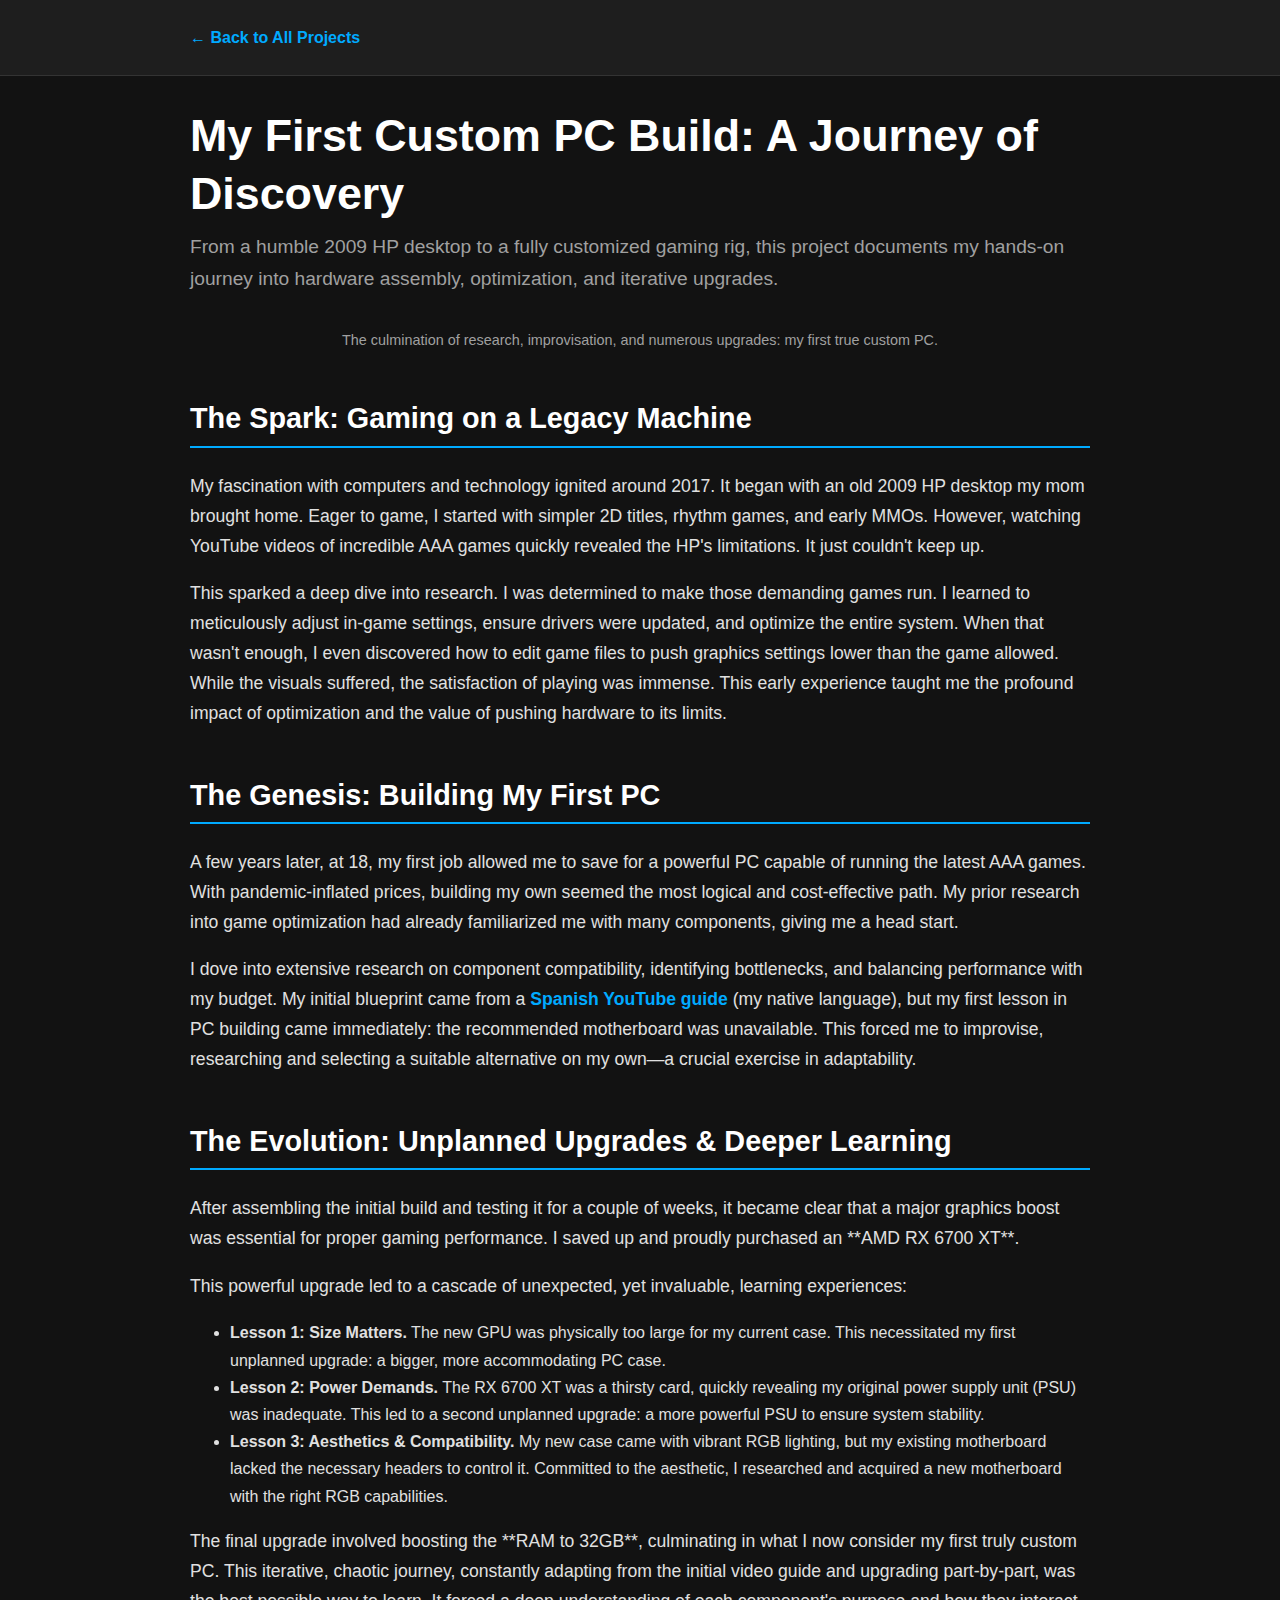
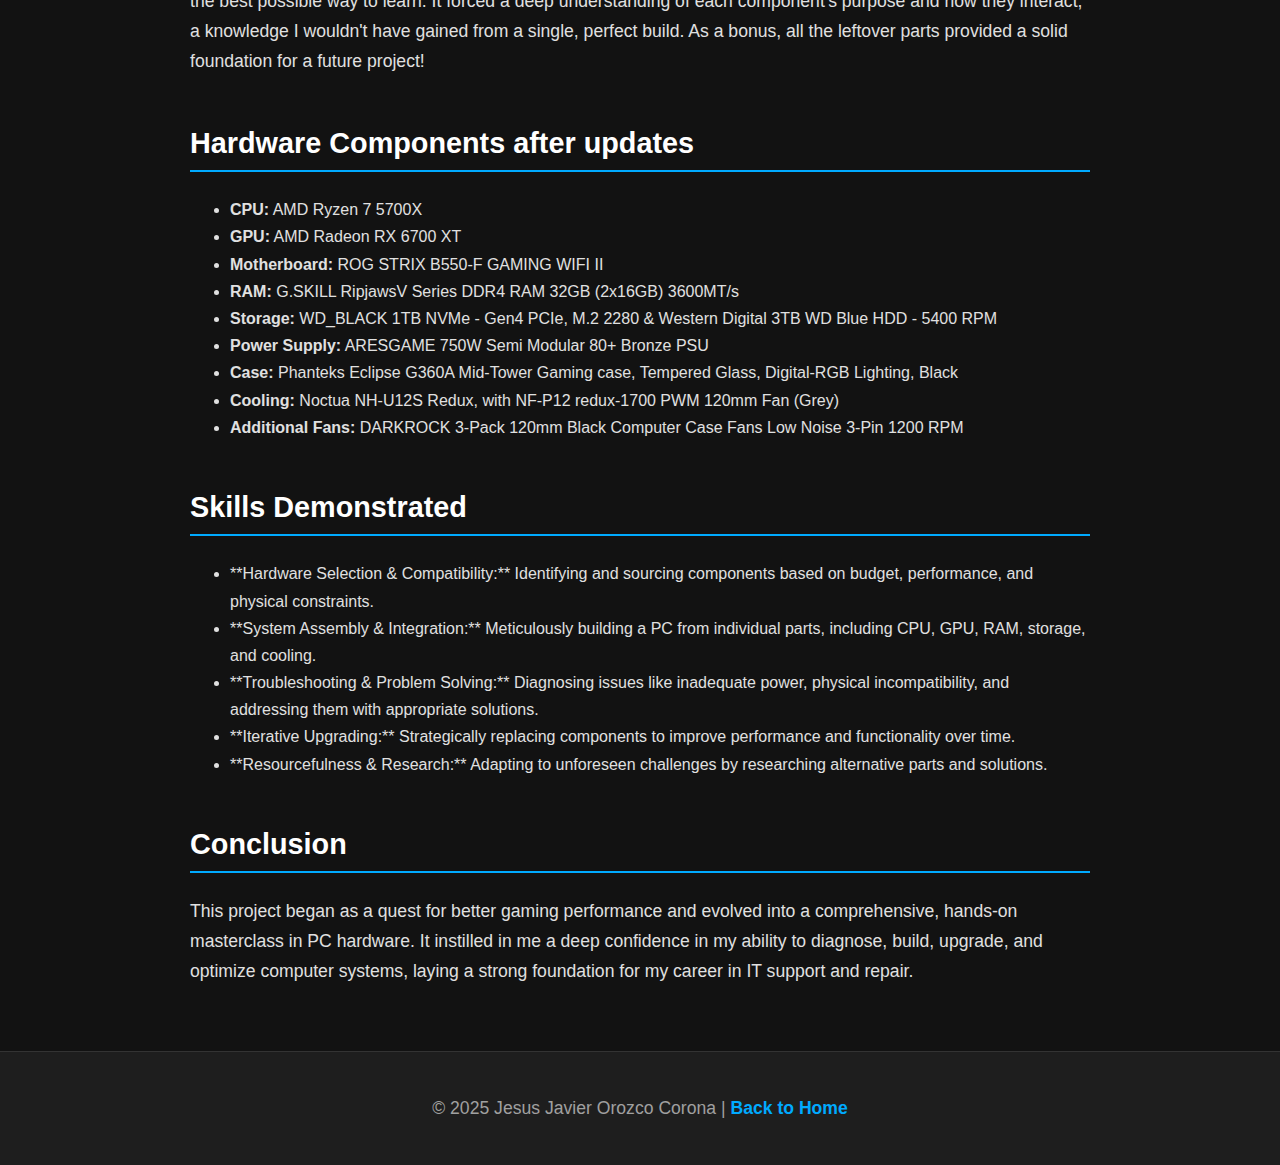
<file: MyProjects/PC_Build/project-pc-build.html>
<!DOCTYPE html>
<html lang="en">
<head>
    <meta charset="UTF-8">
    <meta name="viewport" content="width=device-width, initial-scale=1.0">
    <title>Project: My First Custom PC Build</title>
    
    <link rel="stylesheet" href="/project-style.css">
</head>
<body>

    <header class="project-header">
        <div class="project-container">
            <nav>
                <a href="/index.html" class="back-link">&larr; Back to All Projects</a>
            </nav>
        </div>
    </header>

    <main>
        <article class="project-container">
            <h1>My First Custom PC Build: A Journey of Discovery</h1>
            <p class="subtitle">From a humble 2009 HP desktop to a fully customized gaming rig, this project documents my hands-on journey into hardware assembly, optimization, and iterative upgrades.</p>
            
            <figure class="project-banner-image">
                 
                <figcaption>The culmination of research, improvisation, and numerous upgrades: my first true custom PC.</figcaption>
            </figure>

            <section>
                <h2>The Spark: Gaming on a Legacy Machine</h2>
                <p>My fascination with computers and technology ignited around 2017. It began with an old 2009 HP desktop my mom brought home. Eager to game, I started with simpler 2D titles, rhythm games, and early MMOs. However, watching YouTube videos of incredible AAA games quickly revealed the HP's limitations. It just couldn't keep up.</p>
                <p>This sparked a deep dive into research. I was determined to make those demanding games run. I learned to meticulously adjust in-game settings, ensure drivers were updated, and optimize the entire system. When that wasn't enough, I even discovered how to edit game files to push graphics settings lower than the game allowed. While the visuals suffered, the satisfaction of playing was immense. This early experience taught me the profound impact of optimization and the value of pushing hardware to its limits.</p>
            </section>

            <section>
                <h2>The Genesis: Building My First PC</h2>
                <p>A few years later, at 18, my first job allowed me to save for a powerful PC capable of running the latest AAA games. With pandemic-inflated prices, building my own seemed the most logical and cost-effective path. My prior research into game optimization had already familiarized me with many components, giving me a head start.</p>
                <p>I dove into extensive research on component compatibility, identifying bottlenecks, and balancing performance with my budget. My initial blueprint came from a <a href="https://youtu.be/yq3olnOsfIk">Spanish YouTube guide</a> (my native language), but my first lesson in PC building came immediately: the recommended motherboard was unavailable. This forced me to improvise, researching and selecting a suitable alternative on my own—a crucial exercise in adaptability.</p>
            </section>
            
            <section>
                <h2>The Evolution: Unplanned Upgrades & Deeper Learning</h2>
                <p>After assembling the initial build and testing it for a couple of weeks, it became clear that a major graphics boost was essential for proper gaming performance. I saved up and proudly purchased an **AMD RX 6700 XT**.</p>
                <p>This powerful upgrade led to a cascade of unexpected, yet invaluable, learning experiences:</p>
                <ul>
                    <li><strong>Lesson 1: Size Matters.</strong> The new GPU was physically too large for my current case. This necessitated my first unplanned upgrade: a bigger, more accommodating PC case.</li>
                    <li><strong>Lesson 2: Power Demands.</strong> The RX 6700 XT was a thirsty card, quickly revealing my original power supply unit (PSU) was inadequate. This led to a second unplanned upgrade: a more powerful PSU to ensure system stability.</li>
                    <li><strong>Lesson 3: Aesthetics & Compatibility.</strong> My new case came with vibrant RGB lighting, but my existing motherboard lacked the necessary headers to control it. Committed to the aesthetic, I researched and acquired a new motherboard with the right RGB capabilities.</li>
                </ul>
                <p>The final upgrade involved boosting the **RAM to 32GB**, culminating in what I now consider my first truly custom PC. This iterative, chaotic journey, constantly adapting from the initial video guide and upgrading part-by-part, was the best possible way to learn. It forced a deep understanding of each component's purpose and how they interact, a knowledge I wouldn't have gained from a single, perfect build. As a bonus, all the leftover parts provided a solid foundation for a future project!</p>
            </section>

            <section>
                <h2>Hardware Components after updates</h2>
                <ul>
                    <li><strong>CPU:</strong> AMD Ryzen 7 5700X</li>
                    <li><strong>GPU:</strong> AMD Radeon RX 6700 XT</li>
                    <li><strong>Motherboard:</strong> ROG STRIX B550-F GAMING WIFI II</li>
                    <li><strong>RAM:</strong> G.SKILL RipjawsV Series DDR4 RAM 32GB (2x16GB) 3600MT/s</li>
                    <li><strong>Storage:</strong> WD_BLACK 1TB NVMe - Gen4 PCIe, M.2 2280 & Western Digital 3TB WD Blue HDD - 5400 RPM</li>
                    <li><strong>Power Supply:</strong> ARESGAME 750W Semi Modular 80+ Bronze PSU</li>
                    <li><strong>Case:</strong> Phanteks Eclipse G360A Mid-Tower Gaming case, Tempered Glass, Digital-RGB Lighting, Black</li>
                    <li><strong>Cooling:</strong> Noctua NH-U12S Redux, with NF-P12 redux-1700 PWM 120mm Fan (Grey)</li>
                    <li><strong>Additional Fans:</strong> DARKROCK 3-Pack 120mm Black Computer Case Fans Low Noise 3-Pin 1200 RPM</li>
                </ul>
            </section>

            <section>
                <h2>Skills Demonstrated</h2>
                <ul>
                    <li>**Hardware Selection & Compatibility:** Identifying and sourcing components based on budget, performance, and physical constraints.</li>
                    <li>**System Assembly & Integration:** Meticulously building a PC from individual parts, including CPU, GPU, RAM, storage, and cooling.</li>
                    <li>**Troubleshooting & Problem Solving:** Diagnosing issues like inadequate power, physical incompatibility, and addressing them with appropriate solutions.</li>
                    <li>**Iterative Upgrading:** Strategically replacing components to improve performance and functionality over time.</li>
                    <li>**Resourcefulness & Research:** Adapting to unforeseen challenges by researching alternative parts and solutions.</li>
                </ul>
            </section>

            <section>
                <h2>Conclusion</h2>
                <p>This project began as a quest for better gaming performance and evolved into a comprehensive, hands-on masterclass in PC hardware. It instilled in me a deep confidence in my ability to diagnose, build, upgrade, and optimize computer systems, laying a strong foundation for my career in IT support and repair.</p>
            </section>

        </article>
    </main>

    <footer class="project-footer">
        <div class="project-container">
             <p>&copy; 2025 Jesus Javier Orozco Corona | <a href="/index.html" class="back-link">Back to Home</a></p>
        </div>
    </footer>

</body>
</html>
</file>
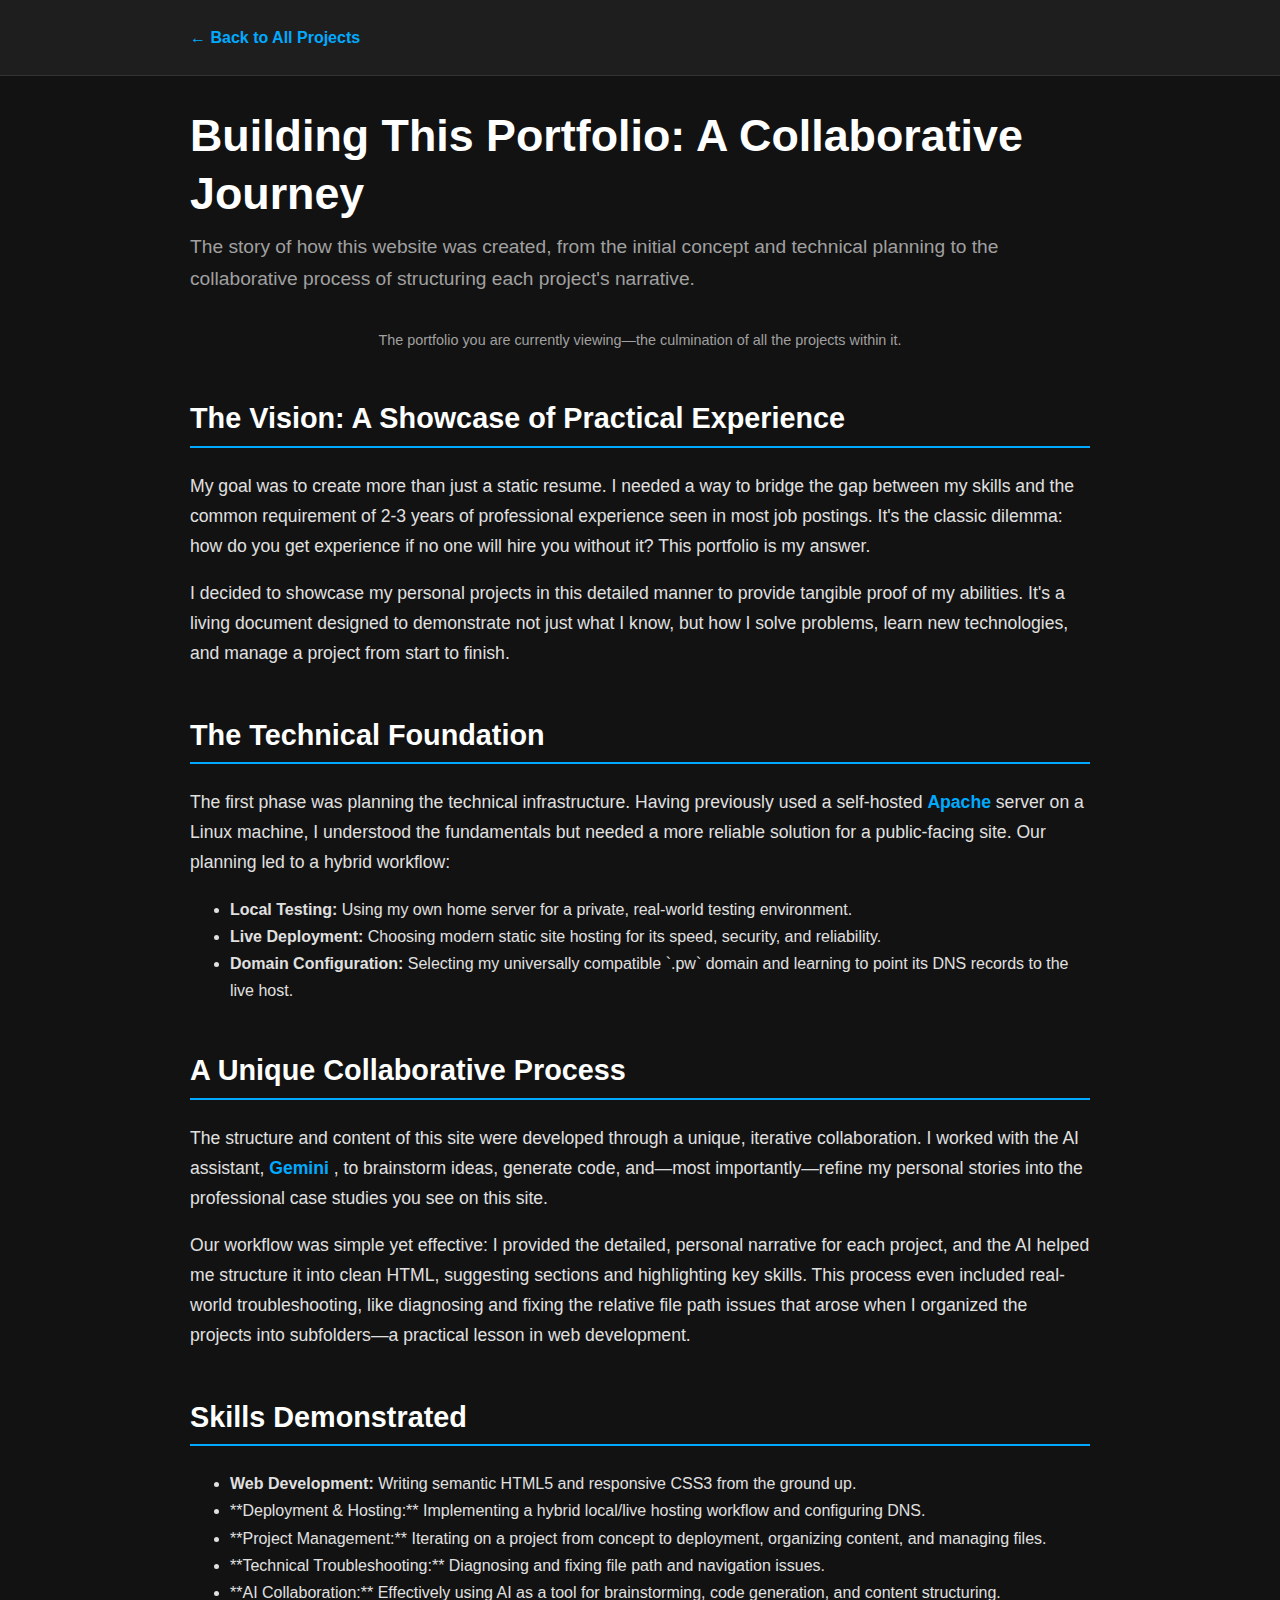
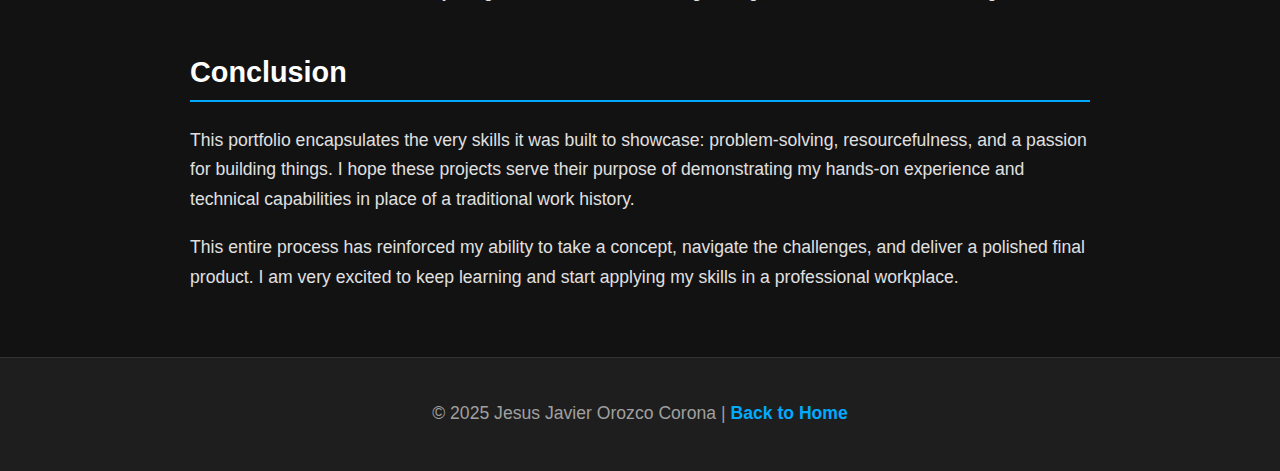
<file: MyProjects/Website_Hosting/project-website-hosting.html>
<!DOCTYPE html>
<html lang="en">
<head>
    <meta charset="UTF-8">
    <meta name="viewport" content="width=device-width, initial-scale=1.0">
    <title>Project: Building This Portfolio Website</title>
    
    <link rel="stylesheet" href="/project-style.css">
</head>
<body>

    <header class="project-header">
        <div class="project-container">
            <nav>
                <a href="/index.html" class="back-link">&larr; Back to All Projects</a>
            </nav>
        </div>
    </header>

    <main>
        <article class="project-container">
            <h1>Building This Portfolio: A Collaborative Journey</h1>
            <p class="subtitle">The story of how this website was created, from the initial concept and technical planning to the collaborative process of structuring each project's narrative.</p>
            
            <figure class="project-banner-image">
                 
                <figcaption>The portfolio you are currently viewing—the culmination of all the projects within it.</figcaption>
            </figure>

            <section>
                <h2>The Vision: A Showcase of Practical Experience</h2>
                <p>My goal was to create more than just a static resume. I needed a way to bridge the gap between my skills and the common requirement of 2-3 years of professional experience seen in most job postings. It's the classic dilemma: how do you get experience if no one will hire you without it? This portfolio is my answer.</p>
                <p>I decided to showcase my personal projects in this detailed manner to provide tangible proof of my abilities. It's a living document designed to demonstrate not just what I know, but how I solve problems, learn new technologies, and manage a project from start to finish.</p>
            </section>

            <section>
                <h2>The Technical Foundation</h2>
                <p>The first phase was planning the technical infrastructure. Having previously used a self-hosted <a href="https://httpd.apache.org/">Apache</a> server on a Linux machine, I understood the fundamentals but needed a more reliable solution for a public-facing site. Our planning led to a hybrid workflow:</p>
                <ul>
                    <li><strong>Local Testing:</strong> Using my own home server for a private, real-world testing environment.</li>
                    <li><strong>Live Deployment:</strong> Choosing modern static site hosting for its speed, security, and reliability.</li>
                    <li><strong>Domain Configuration:</strong> Selecting my universally compatible `.pw` domain and learning to point its DNS records to the live host.</li>
                </ul>
            </section>
            
            <section>
                <h2>A Unique Collaborative Process</h2>
                <p>The structure and content of this site were developed through a unique, iterative collaboration. I worked with the AI assistant, <a href="https://gemini.google.com/app">Gemini</a>  , to brainstorm ideas, generate code, and—most importantly—refine my personal stories into the professional case studies you see on this site.</p>
                <p>Our workflow was simple yet effective: I provided the detailed, personal narrative for each project, and the AI helped me structure it into clean HTML, suggesting sections and highlighting key skills. This process even included real-world troubleshooting, like diagnosing and fixing the relative file path issues that arose when I organized the projects into subfolders—a practical lesson in web development.</p>
            </section>

            <section>
                <h2>Skills Demonstrated</h2>
                <ul>
                    <li><strong>Web Development:</strong> Writing semantic HTML5 and responsive CSS3 from the ground up.</li>
                    <li>**Deployment & Hosting:** Implementing a hybrid local/live hosting workflow and configuring DNS.</li>
                    <li>**Project Management:** Iterating on a project from concept to deployment, organizing content, and managing files.</li>
                    <li>**Technical Troubleshooting:** Diagnosing and fixing file path and navigation issues.</li>
                    <li>**AI Collaboration:** Effectively using AI as a tool for brainstorming, code generation, and content structuring.</li>
                </ul>
            </section>

            <section>
                <h2>Conclusion</h2>
                <p>This portfolio encapsulates the very skills it was built to showcase: problem-solving, resourcefulness, and a passion for building things. I hope these projects serve their purpose of demonstrating my hands-on experience and technical capabilities in place of a traditional work history.</p>
                <p>This entire process has reinforced my ability to take a concept, navigate the challenges, and deliver a polished final product. I am very excited to keep learning and start applying my skills in a professional workplace.</p>
            </section>

        </article>
    </main>

    <footer class="project-footer">
        <div class="project-container">
             <p>&copy; 2025 Jesus Javier Orozco Corona | <a href="/index.html" class="back-link">Back to Home</a></p>
        </div>
    </footer>

</body>
</html>
</file>
<file: style.css>
/* --- CSS Variables (Customize Your Colors Here) --- */
:root {
    --dark-bg: #121212;
    --card-bg: #1e1e1e;
    --text-color: #e0e0e0;
    --secondary-text: #a0a0a0;
    --primary-color: #00aaff; /* A vibrant tech blue */
    --border-color: #333333;
}

/* --- Global & Reset Styles --- */
*, *::before, *::after {
    box-sizing: border-box;
}

body {
    margin: 0;
    font-family: -apple-system, BlinkMacSystemFont, "Segoe UI", Roboto, Helvetica, Arial, sans-serif;
    background-color: var(--dark-bg);
    color: var(--text-color);
    line-height: 1.6;
    scroll-behavior: smooth;
    height: 100vh;
    overflow-y: scroll;

    /* 1. Set the scroll snap behavior for the container */
    scroll-snap-type: y mandatory;
    
    /* Add smooth scrolling animation */
    scroll-behavior: smooth;

    /* Keep existing body styles (font, color, background, etc.) */
    margin: 0;
    font-family: -apple-system, BlinkMacSystemFont, "Segoe UI", Roboto, Helvetica, Arial, sans-serif;
    background-color: var(--dark-bg);
    color: var(--text-color);
    line-height: 1.6;
}

img {
    max-width: 100%;
    display: block;
}

/* --- Typography --- */
h1, h2, h3 {
    margin-top: 0;
    line-height: 1.2;
}

h1 {
    font-size: 2.5rem;
    margin-bottom: 0.5rem;  
    color: #ffffff;
}

h2 {
    font-size: 2rem;
    border-bottom: 2px solid var(--primary-color);
    padding-bottom: 0.5rem;
    margin-bottom: 3rem;
}

p {
    margin-bottom: 1.5rem;
    color: var(--secondary-text);
}

a {
    color: var(--primary-color);
    text-decoration: none;
    transition: color 0.3s ease;
}

a:hover {
    color: #ffffff;
}

/* --- Layout & Container --- */
.container {
    max-width: 1100px;
    margin: 0 auto;
    padding: 0 2rem;
}

section {
    padding: 4rem 0;
    border-top: 1px solid var(--border-color);
}

/* --- Header & Navigation --- */
header {
    text-align: center;
    padding: 2rem 0;
}

.tagline {
    font-size: 1.1rem;
    color: var(--secondary-text);
    margin-top: 1rem;
}

nav ul {
    list-style: none;
    padding: 0;
    margin: 1.5rem 0 0 0;
    display: flex;
    justify-content: center;
    gap: 1.5rem;
}

nav a {
    text-transform: uppercase;
    font-weight: bold;
    font-size: 0.9rem;
    letter-spacing: 1px;
    padding: 0.5rem 0;
    border-bottom: 2px solid transparent;
    transition: border-color 0.3s ease;
}

nav a:hover {
    border-color: var(--primary-color);
    color: var(--primary-color);
}


/* --- Hero Section --- */
#hero {
    text-align: center;
    border-top: none;
    min-height: 30vh;
    display: flex;
    flex-direction: column;
    justify-content: center;
}

#hero h2 {
    border-bottom: none;
    font-size: 2.2rem;
    color: #ffffff;
}


/* --- Project Section --- */
.project-grid {
    display: grid;
    grid-template-columns: repeat(auto-fit, minmax(300px, 1fr));
    gap: 1.5rem;
}

.project-card {
    background-color: var(--card-bg);
    border: 1px solid var(--border-color);
    border-radius: 8px;
    padding: 1.5rem;
    transition: transform 0.3s ease, box-shadow 0.3s ease;
}

.project-card:hover {
    transform: translateY(-5px);
    box-shadow: 0 10px 20px rgba(0, 0, 0, 0.2);
}

.project-card h3 {
    margin-bottom: 1rem;
}

.project-card a {
    font-weight: bold;
    display: inline-block;
    margin-top: 1.5rem;
}


/* --- Skills Section --- */
.skills-list {
    list-style: none;
    padding: 0;
    display: flex;
    flex-wrap: wrap;
    gap: 0.75rem;
    margin-bottom: 2rem;
}

.skills-list li {
    background-color: var(--card-bg);
    border: 1px solid var(--border-color);
    padding: 0.5rem 1rem;
    border-radius: 20px;
    font-size: 0.9rem;
    margin: 0.5rem;
}


/* --- Contact Section --- */
#contact {
    text-align: center;
    margin-bottom: 2rem;
}

.contact-email {
    font-size: 1.5rem;
    font-weight: bold;
    display: block;
    margin: 2rem 0;
}

.social-links a {
    margin: 0 1.5rem;
    font-size: 1.1rem;
}


/* --- Components (Buttons, etc.) --- */
.cta-button {
    display: inline-block;
    background-color: var(--primary-color);
    color: var(--dark-bg);
    padding: 0.75rem 1.5rem;
    border-radius: 5px;
    font-weight: bold;
    text-transform: uppercase;
    transition: background-color 0.3s ease;
    margin-top: 1.5rem;
    margin-bottom: 1.5rem;
}

.cta-button:hover {
    background-color: #4dc4ff;
    color: var(--dark-bg);
}


/* --- New CSS for Badges and Images --- */
.badge-gallery {
    display: flex;
    flex-wrap: wrap;
    justify-content: center;
    gap: 2rem; /* Large gap between badges */
    margin: 3rem 0; /* Spacing above and below the entire badge section */
}

.badge-gallery img {
    max-width: 150px; /* Constrain badge size */
    height: auto;
}


/* --- Footer --- */
footer {
    text-align: center;
    padding: 2rem 0;
    background-color: var(--card-bg);
    border-top: 1px solid var(--border-color);
    font-size: 0.9rem;
    color: var(--secondary-text);
}


/* --- Responsive Design --- */
@media (max-width: 768px) {
    h1 {
        font-size: 2rem;
    }

    h2 {
        font-size: 1.8rem;
    }

    #hero h2 {
        font-size: 1.9rem;
    }
    
    .container {
        padding: 0 1rem;
    }
}
</file>
<file: project-style.css>
/* --- CSS Variables (Copied from main style for consistency) --- */
:root {
    --dark-bg: #121212;
    --card-bg: #1e1e1e;
    --text-color: #e0e0e0;
    --secondary-text: #a0a0a0;
    --primary-color: #00aaff;
    --border-color: #333333;
}

/* --- Global & Reset Styles --- */
body {
    margin: 0;
    font-family: -apple-system, BlinkMacSystemFont, "Segoe UI", Roboto, Helvetica, Arial, sans-serif;
    background-color: var(--dark-bg);
    color: var(--text-color);
    line-height: 1.7; /* Increased for better readability */
}

/* --- Layout & Typography --- */
.project-container {
    max-width: 900px;
    margin: 0 auto;
    padding: 0 1rem;
}

h1, h2, h3 {
    line-height: 1.3;
    color: #ffffff;
}

h1 {
    font-size: 2.8rem;
    margin-bottom: 0.5rem;
}

.subtitle {
    font-size: 1.2rem;
    color: var(--secondary-text);
    margin-top: 0;
    margin-bottom: 2rem;
}

h2 {
    font-size: 1.8rem;
    border-bottom: 2px solid var(--primary-color);
    padding-bottom: 0.5rem;
    margin-top: 3rem;
    margin-bottom: 1.5rem;
}

h3 {
    font-size: 1.4rem;
    color: var(--primary-color);
}

p {
    font-size: 1.1rem;
}

a {
    color: var(--primary-color);
    text-decoration: none;
    font-weight: bold;
}

a:hover {
    text-decoration: underline;
}

/* --- Header & Footer --- */
.project-header, .project-footer {
    padding: 1.5rem 0;
    background-color: var(--card-bg);
    border-bottom: 1px solid var(--border-color);
}

.project-footer {
    margin-top: 4rem;
    border-top: 1px solid var(--border-color);
    border-bottom: none;
    text-align: center;
    color: var(--secondary-text);
}

/* --- Images --- */
figure {
    margin: 2rem 0;
    padding: 0;
}

figure img, .project-banner-image img {
    max-width: 100%;
    border-radius: 8px;
    border: 1px solid var(--border-color);
}

figcaption {
    font-size: 0.9rem;
    color: var(--secondary-text);
    text-align: center;
    margin-top: 0.5rem;
}

/* --- Table Styles --- */
.component-table {
    width: 100%;
    border-collapse: collapse;
    margin-top: 1.5rem;
}

.component-table th, .component-table td {
    padding: 0.75rem;
    text-align: left;
    border-bottom: 1px solid var(--border-color);
}

.component-table th {
    background-color: var(--card-bg);
    color: #ffffff;
}

.component-table td:first-child {
    font-weight: bold;
    color: var(--text-color);
}

/* --- Responsive Design --- */
@media (max-width: 768px) {
    h1 {
        font-size: 2.2rem;
    }

    .subtitle {
        font-size: 1.1rem;
    }
    
    p {
        font-size: 1rem;
    }
}
</file>
